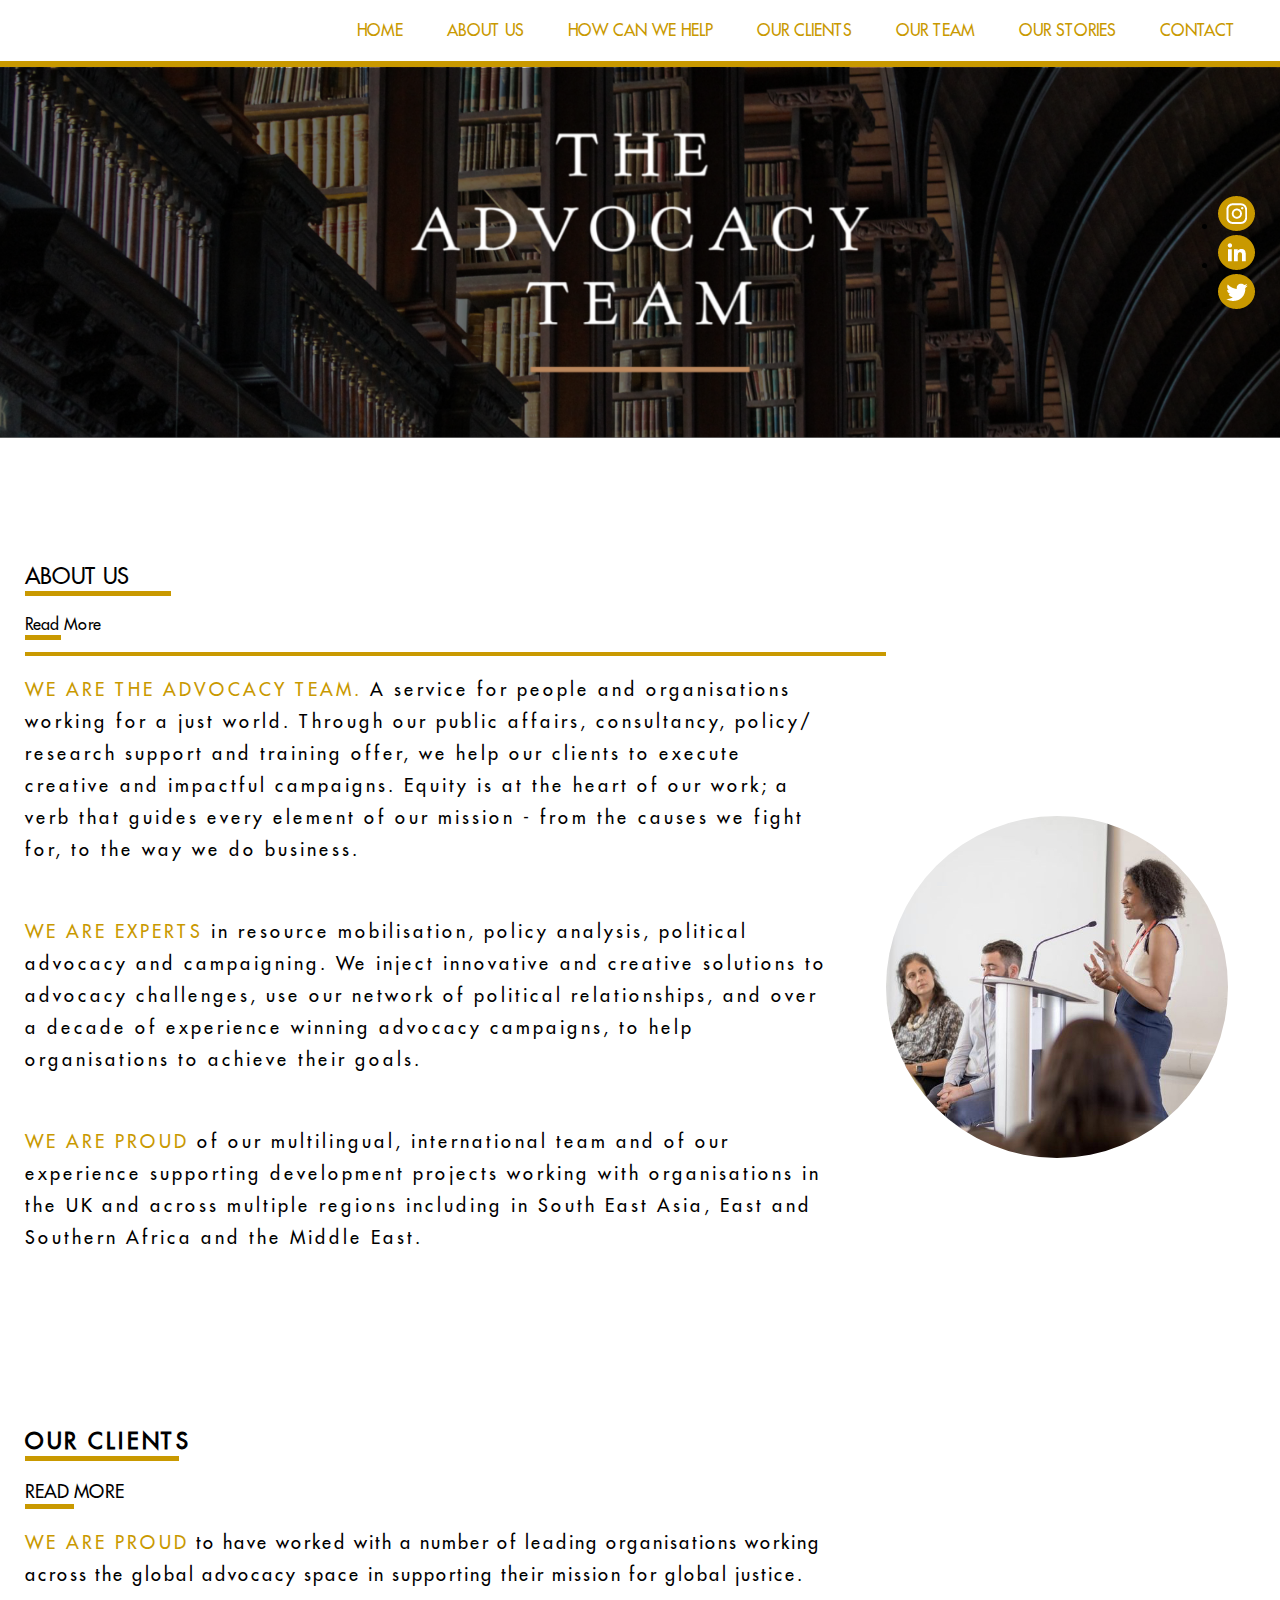
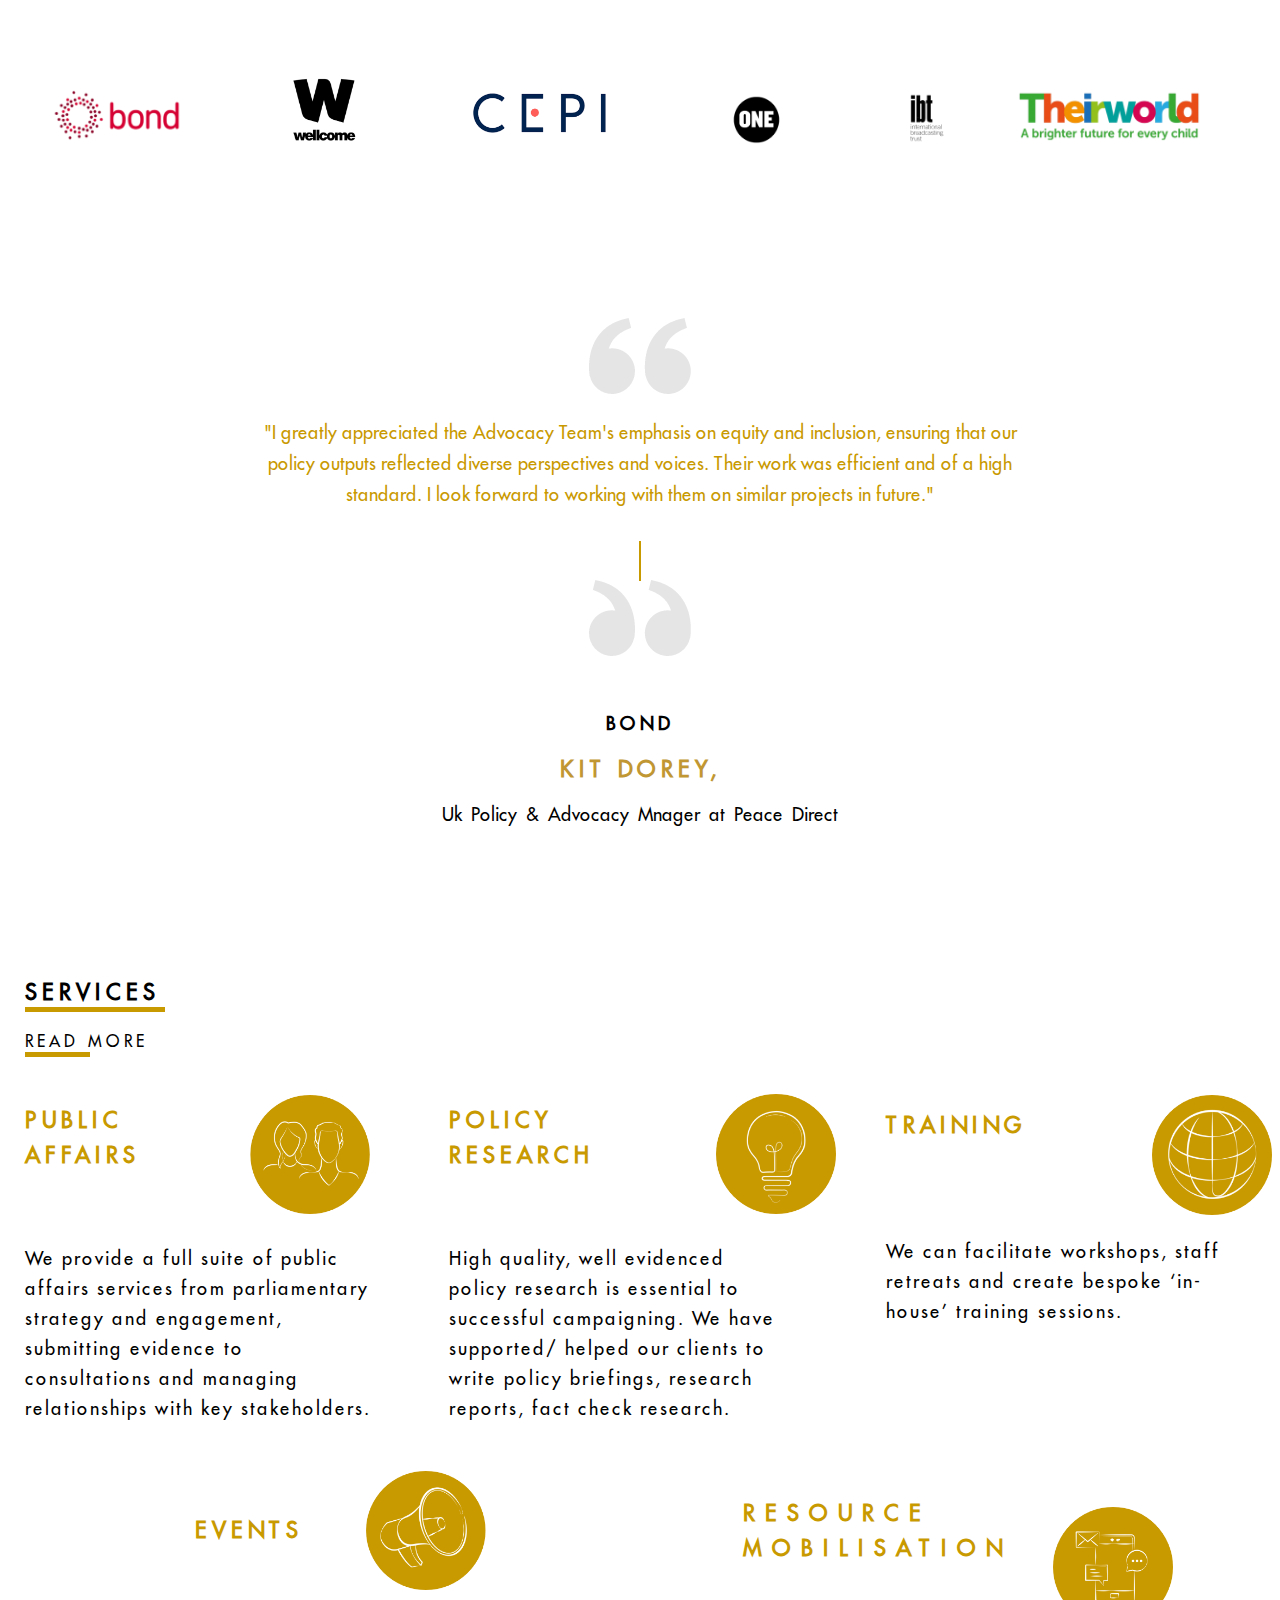
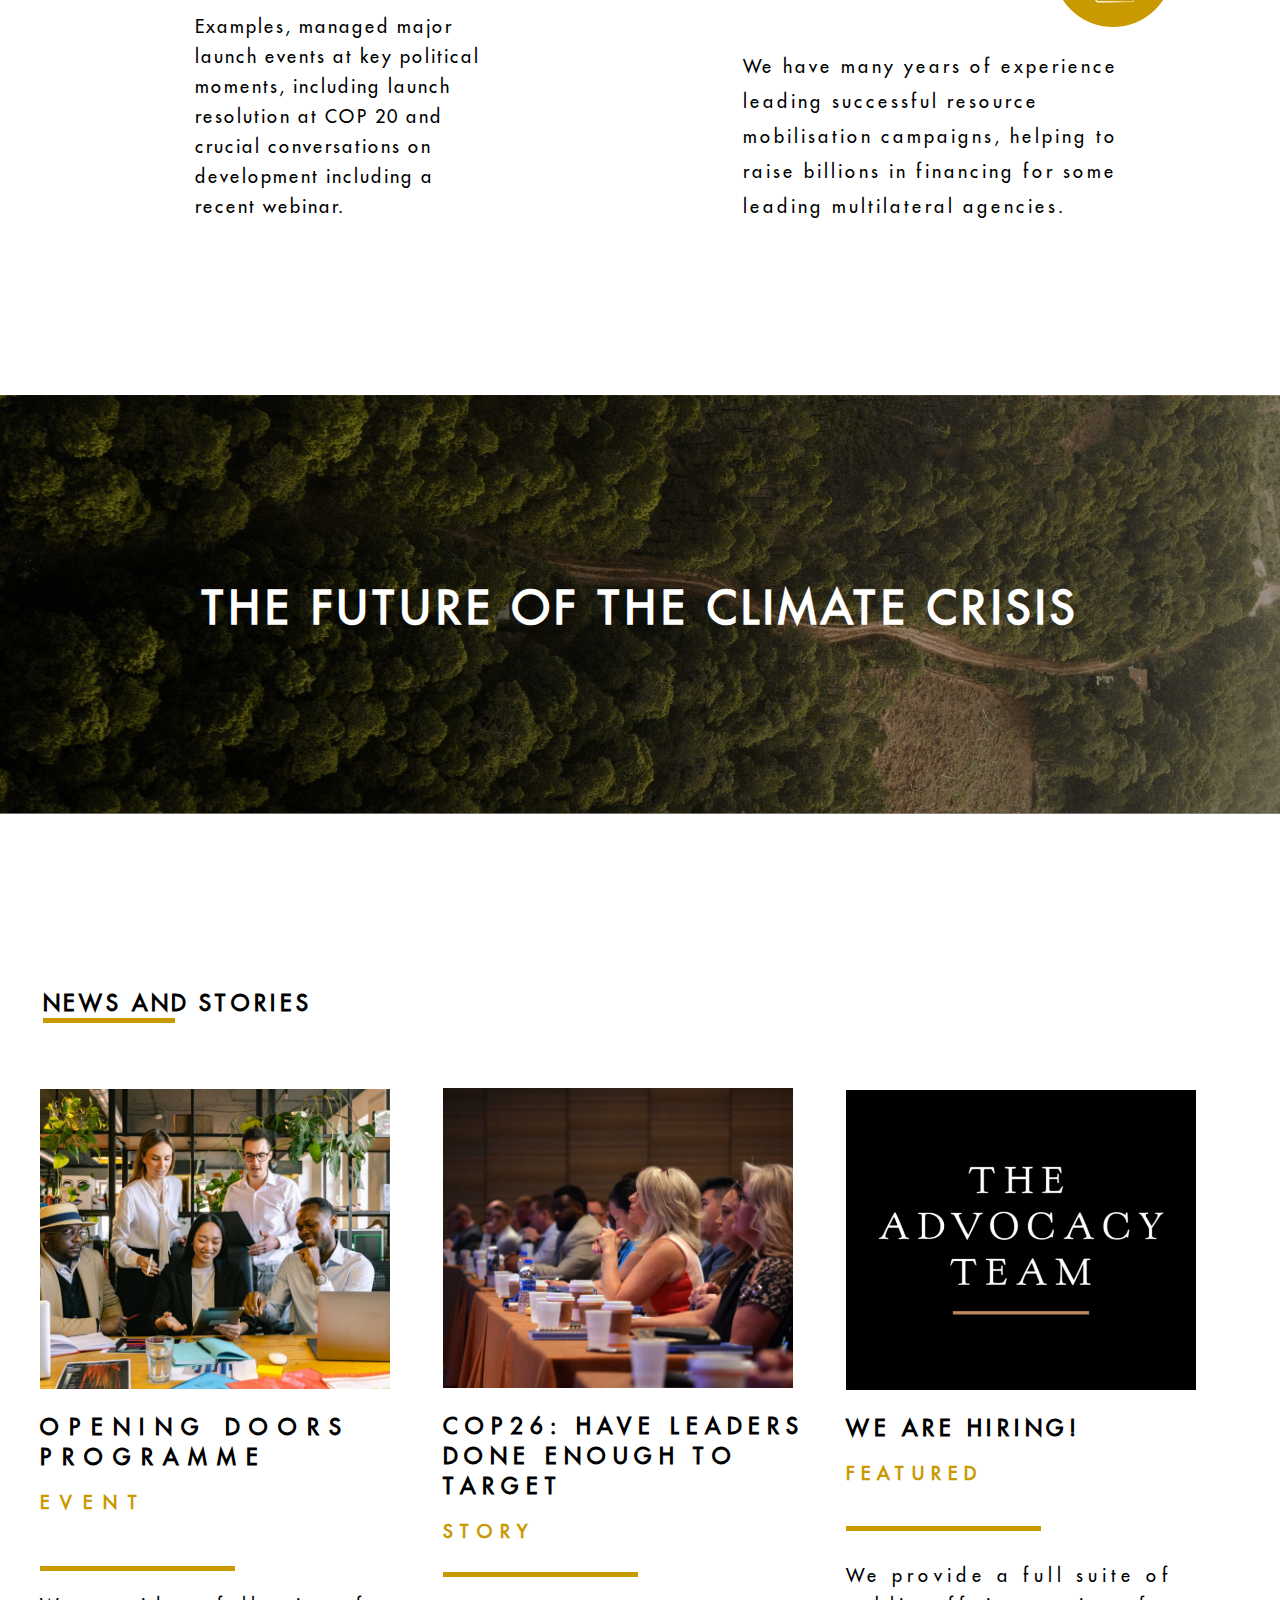
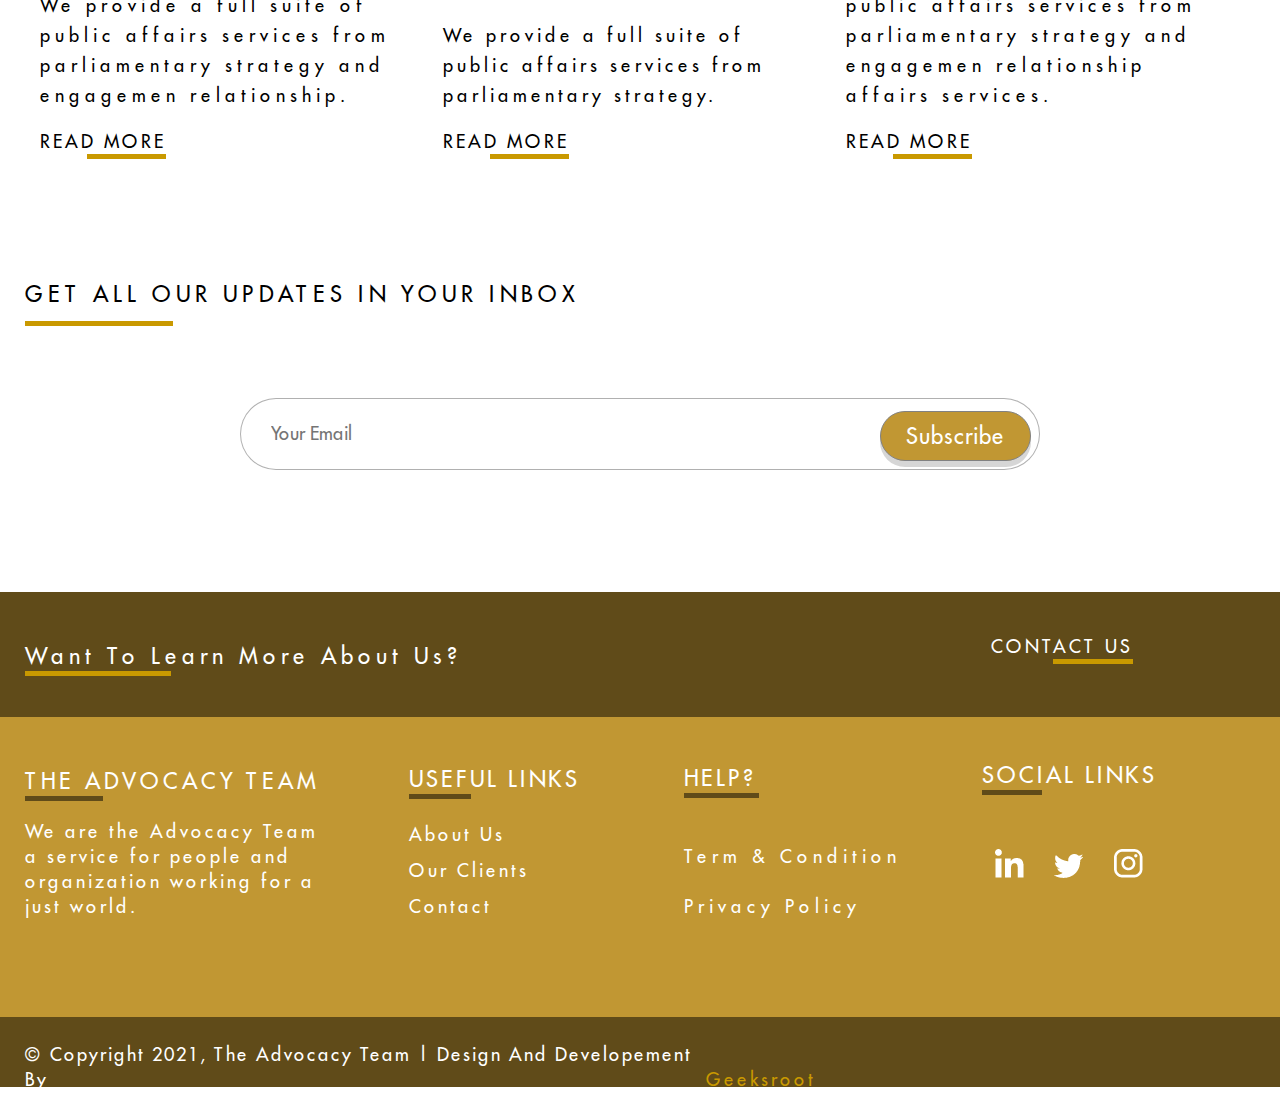
<file: index.html>
<!DOCTYPE html>
<html>
<head>
	<meta charset="UTF-8">
	<meta name="viewport" content="width=device-width, initial-scale=1.0">
	<link rel="stylesheet" type="text/css" href="assets/CSS/stylesheet.css">
	<link rel="icon" type="image/x-icon" href="assets/images/advocacy-logo.png">

	<title>Adovocacy</title>
</head>
<body>
	<header>
		<div class="site-nav">
			<div class="container">
				<div class="site-nav-ul">
					<ul>
						<li>
							<a href="index.html">HOME</a>
						</li>
						<li>
							<a href="about us.html">ABOUT US</a>
						</li>
						<li>
							<a href="how can we help.html">HOW CAN WE HELP</a>
						</li>
						<li>
							<a href="our clients.html">OUR CLIENTS</a>
						</li>
						<li>
							<a href="meet our team.html">OUR TEAM</a>
						</li>
						<li>
							<a href="">OUR STORIES</a>
						</li>
						<li>
							<a href="contact us.html">CONTACT</a>
						</li>
					</ul>
				</div>
			</div>
		</div>
	</header>
	<section class="home-banner">
		<img src="assets/images/Group 16708.png">
		<div class="banner-content">
			<div class="banner-tag">
				<img src="assets/images/site_logo.png">
			</div>
			<div class="banner-social">
				<ul>
					<li><a href="#"><img src="assets/images/Group 16445.png"></a></li>
					<li><a href="#"><img src="assets/images/Group 16444.png"></a></li>
					<li><a href="#"><img src="assets/images/Group 16443.png"></a></li>
				</ul>
			</div>
		</div>
	</section>				  
	<section class="home-about-section">
		<div class="container">
			<div class="about-main">
				<div class="home-about-text">
					<div class="home-about-border">
						<h2>ABOUT US</h2>
						<a href="about us.html">Read More</a>
					</div>
					<div class="home-about-pera">
						<p><span>We are the Advocacy Team.</span> A service for people and organisations working for a just world. Through our public affairs, consultancy, policy/ research support and training offer, we help our clients to execute creative and impactful campaigns. Equity is at the heart of our work; a verb that guides every element of our mission -  from the causes we fight for, to the way we do business. </p>

						<p><span>We are experts</span> in resource mobilisation, policy analysis, political advocacy and campaigning. We inject innovative and creative solutions to advocacy challenges, use our network of political relationships, and over a decade of experience winning advocacy campaigns, to help organisations to achieve their goals. </p>

						<p><span>We are proud</span> of our multilingual, international team and of our experience supporting development projects working with organisations in the UK and across multiple regions including in South East Asia, East and Southern Africa and the Middle East. </p>
					</div>
				</div>
				<div class="home-about-img">
					<img src="assets/images/OPENING DOORS.png">
				</div>
				<div class="clear"></div>
			</div>
		</div>
	</section>
	<section class="home-ourclient-section">
		<div class="container">
			<div class="our-client-main">
				<div class="our-client-text">
					<div>
						<h2>OUR CLIENTS</h2>
						<a href="our clients.html">READ MORE</a>
					</div>
					<div class="our-client-para">
						<p><span>We are proud</span> to have worked with a number of leading organisations working across the global advocacy space in supporting their mission for global justice.</p>
					</div>
					<div class="our-client-img">
						<div class="img-bond">
							<img src="assets/images/bond.png">
						</div>
						<div class="img-wellcome">
							<img src="assets/images/wellcome.png">
						</div>
						<div class="img-cepi">
							<img src="assets/images/cepi.png">
						</div>
						<div class="img-one">
							<img src="assets/images/one.png">
						</div>
						<div class="img-ibt">
							<img src="assets/images/ibt.png">
						</div>
						<div class="img-theirworld">
							<img src="assets/images/theirworld.png">
						</div>
						
					</div>
				</div>
			</div>
			<div class="testimonial-main">
				<div class="testimonial">
					<img src="assets/images/bxs-quote-alt-right.png"><p>"I greatly appreciated the Advocacy Team's emphasis on equity and inclusion, ensuring that our policy outputs reflected diverse perspectives and voices. Their work was efficient and of a high standard. I look forward to working with them on similar projects in future."</p><img src="assets/images/bxs-quote-right.png">
					<h3>bond</h3>
					<h2>KIT DOREY,</h2>
					<span>Uk Policy & Advocacy Mnager at Peace Direct</span>
				</div>
			</div>
		</div>
	</section>
	<section class="home-services-section">
		<div class="container">
			<div class="home-servies-main">
				<div class="home-servies-text">
					<div class="home-servies-tag">
						<h2>SERVICES</h2>
						<a href="#">READ MORE</a>
					</div>
					<div class="home-public-affairs">
						<h2>Public<br>Affairs</h2>
						 <img src="assets/images/public affairs.png">						
						<p>We provide a full suite of public affairs services from parliamentary strategy and engagement, submitting evidence to consultations and managing relationships with key stakeholders.</p>				
					</div>
					<div class="home-policy-research">
						<h2>policy<br>research</h2>
						<img src="assets/images/policy research.png">
						<p>High quality, well evidenced policy research is essential to successful campaigning. We have supported/ helped our clients to write policy briefings, research reports, fact check research.</p>
					</div>
					<div class="home-training">
						<h2>TRAINING</h2>
						<img src="assets/images/trainings.png">
						<p>We can facilitate workshops, staff retreats and create bespoke ‘in-house’ training sessions.</p>
					</div>
					<div class="home-events">
						<h2>EVENTS</h2>
						<img src="assets/images/event.png">
						<p>Examples, managed major launch events at key political moments, including launch resolution at COP 20 and crucial conversations on development including a recent webinar.</p>
					</div>
					<div class="home-resource-mobilisation">
						<h2>RESOURCE<br>MOBILISATION</h2>
					    <img src="assets/images/resource mobilisation.png">
						<p>We have many years of experience leading successful resource mobilisation campaigns, helping to raise billions in financing for some leading multilateral agencies.</p>
					</div>
				</div>
			</div>
		</div>
	</section>
	<section class="home-banner2">
		<img src="assets/images/Group 16708-min.png">
		<div class="container">
			<div class="home-banner2-text">
				<h2> The Future of the Climate Crisis</h2>
			</div>
		</div>
	</section>
	<section class="newz-and-storie">
		<div class="container">
			<div class="newz-and-storie-main">
				<div class="newz-and-storie-text">
				   <div class="stories-tag">
				      <h2>News and stories</h2>
				   </div>		  
				   <div class="newz-and-storie-para">
				        <div class="newz-and-storie-event">
				          <img src="assets/images/Rectangle-544.png">
				   		  <h2>OPENING DOORS PROGRAMME</h2>
				   		  <h3>EVENT</h3>
				   		  <p>We provide a full suite of public affairs services from parliamentary strategy and engagemen relationship.</p>
				   		  <a href="#">READ MORE</a>
				   	    </div>
				   	    <div class="newz-and-storie-story">
				   	    	<img src="assets/images/Rectangle 544.png">
				   	    	<h2>COP26: HAVE LEADERS DONE ENOUGH TO TARGET</h2>
				   	    	<h3>STORY</h3>
				   	    	<p>We provide a full suite of public affairs services from parliamentary strategy.</p>
				   	    	<a href="#">READ MORE</a>
				   	    </div>
				   	    <div class="newz-and-storie-featured">
				   	    	<img src="assets/images/Group-16708-1.png">
				   	    	<h2>WE ARE HIRING!</h2>
				   	    	<h3>FEATURED</h3>
				   	    	<p>We provide a full suite of public affairs services from parliamentary strategy and engagemen relationship affairs services.</p>
				   	    	<a href="#">READ MORE</a>
				   	    </div>
				   	    <div class="featured-inbox">
				   	    	<h2>GET ALL OUR UPDATES IN YOUR INBOX</h2>
				   	    	<div class="inbox-style">
				   	    	   <span class="your-email">
				   	    	     <input type="text" placeholder="Your Email" name="name" required>
				   	    	   </span>
				   	    	   <span class="submit">
				   	    	     <input type="submit" value="Subscribe">
				   	    	   </span>
				   	    	</div>
				   	    </div>
				   </div>
				</div>
			</div>
		</div>
	</section>
	<footer class="home-footer">
		<div class="home-footer-main">
			<div class="row">
				<div class="container">
				    <div class="about-us">
					  <h3>Want To Learn More About Us?</h3>
				    </div>
				    <div class="contact-us">
				     <a href="">Contact Us</a>
				    </div>
				</div>
			</div>
				<div class="footer-section">
					<div class="container">
					 <div class="the-advocacy-team">
						<h2>THE ADVOCACY TEAM</h2>
						<p>We are the Advocacy Team a service for people and organization working for a just world.</p>
					 </div>
					 <div class="useful-link">
						<h2>USEFUL LINKS</h2>
						<ul>
							<li>
								<a href="about us.html">About Us</a>
							</li>
							<li>
								<a href="our clients.html">Our Clients</a>
							</li>
							<li>
								<a href="contact us.html">Contact</a>
							</li>
						</ul>
					 </div>
					 <div class="help">
						<h2>HELP?</h2>
						<ul>
							<li>
								<a href="">Term & Condition</a>
							</li>
							<li>
								<a href="">Privacy Policy</a>
							</li>
				    	</ul>
					 </div>
					    <div class="social-links">
					    	<h2>Social links</h2>
						    <ul>
						     <li>
								<a href="#"><img src="assets/images/Group 166190.png"></a>
							 </li>
							 <li>
								<a href=""><img src="assets/images/Group 166200.png"></a>
							 </li>
							 <li>
								<a href=""><img src="assets/images/Group 166180.png"></a>
							 </li>
						    </ul>
					    </div>
					</div>
				</div>
				<div class="footer-last">
					<div class="container">
					    <div class="footer-last-text">
					        <div class="footer-last-tag">
					          <h2>© Copyright 2021, The Advocacy Team  | Design And Developement By</h2>
					          <a href="#">Geeksroot</a>
					        </div>
					    </div>
					</div>
				</div>
			</div>
		</div>
	</footer>
</body>
</html>
</file>
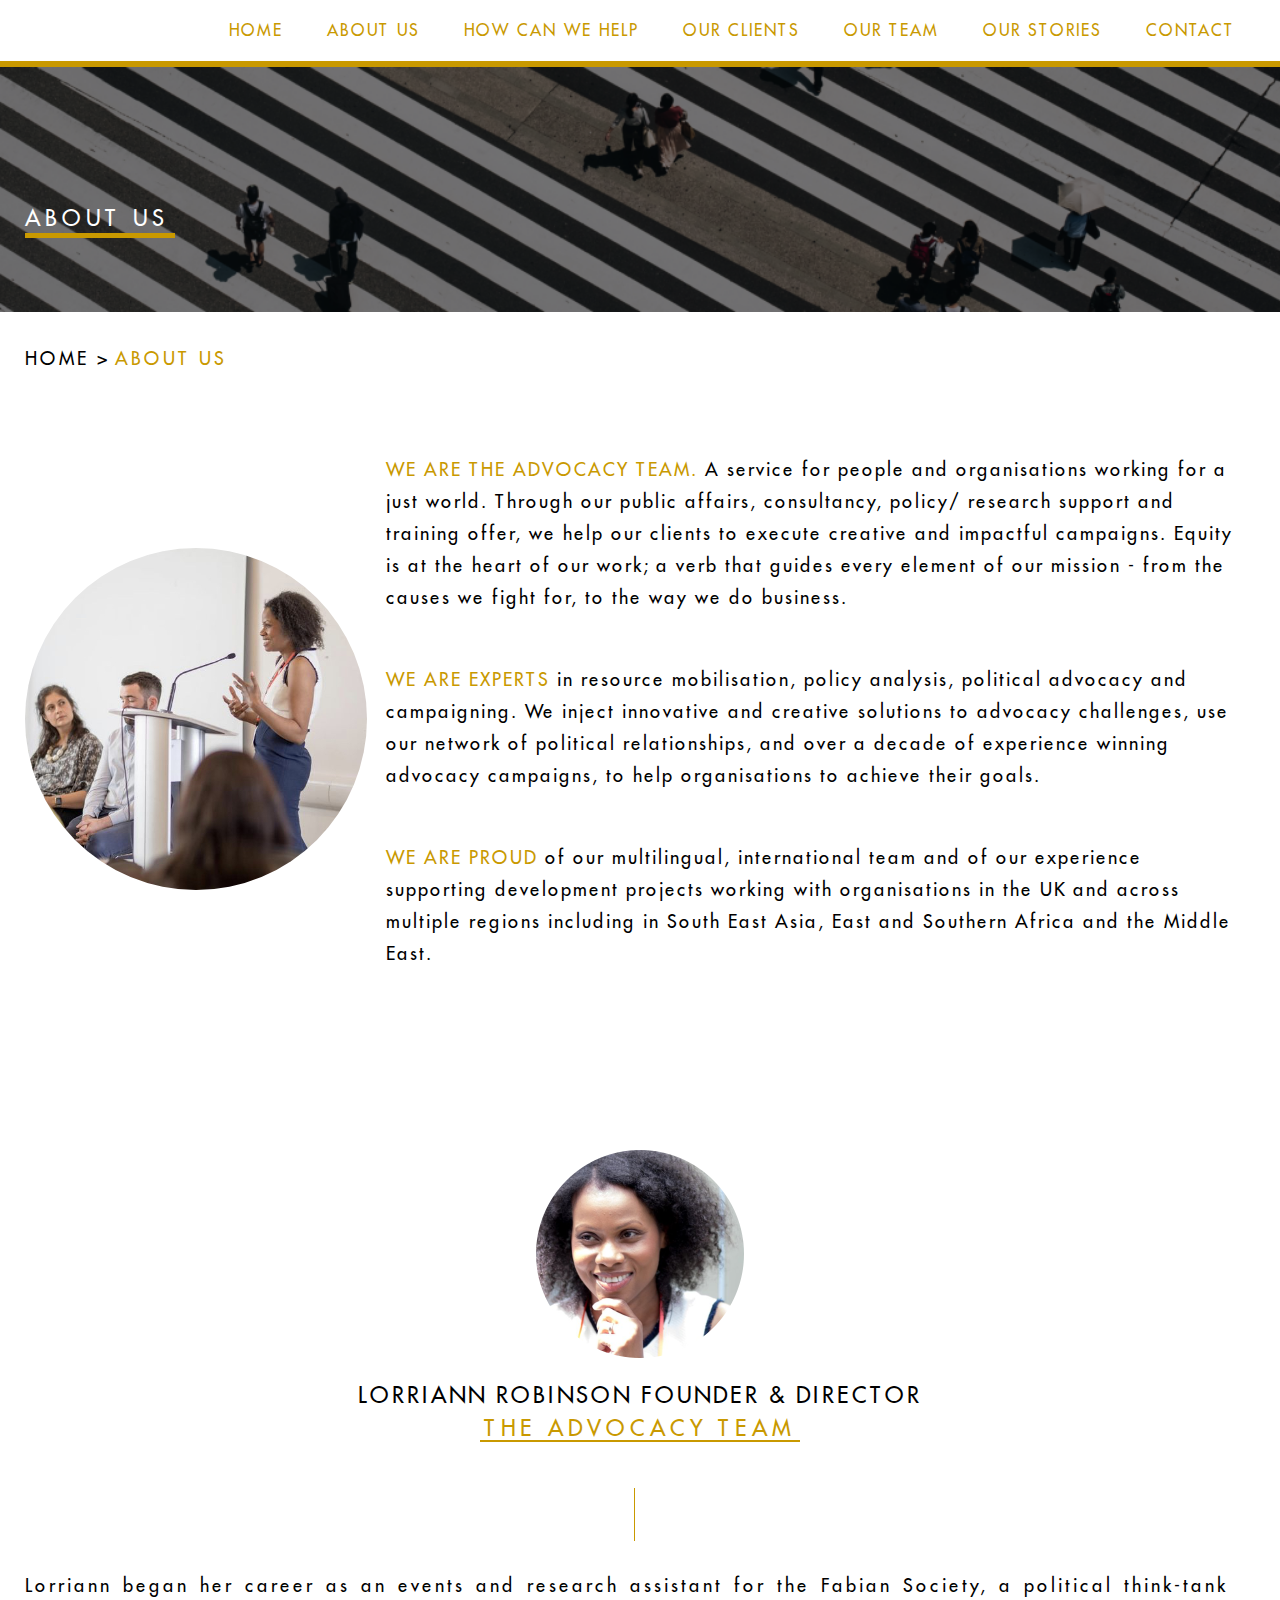
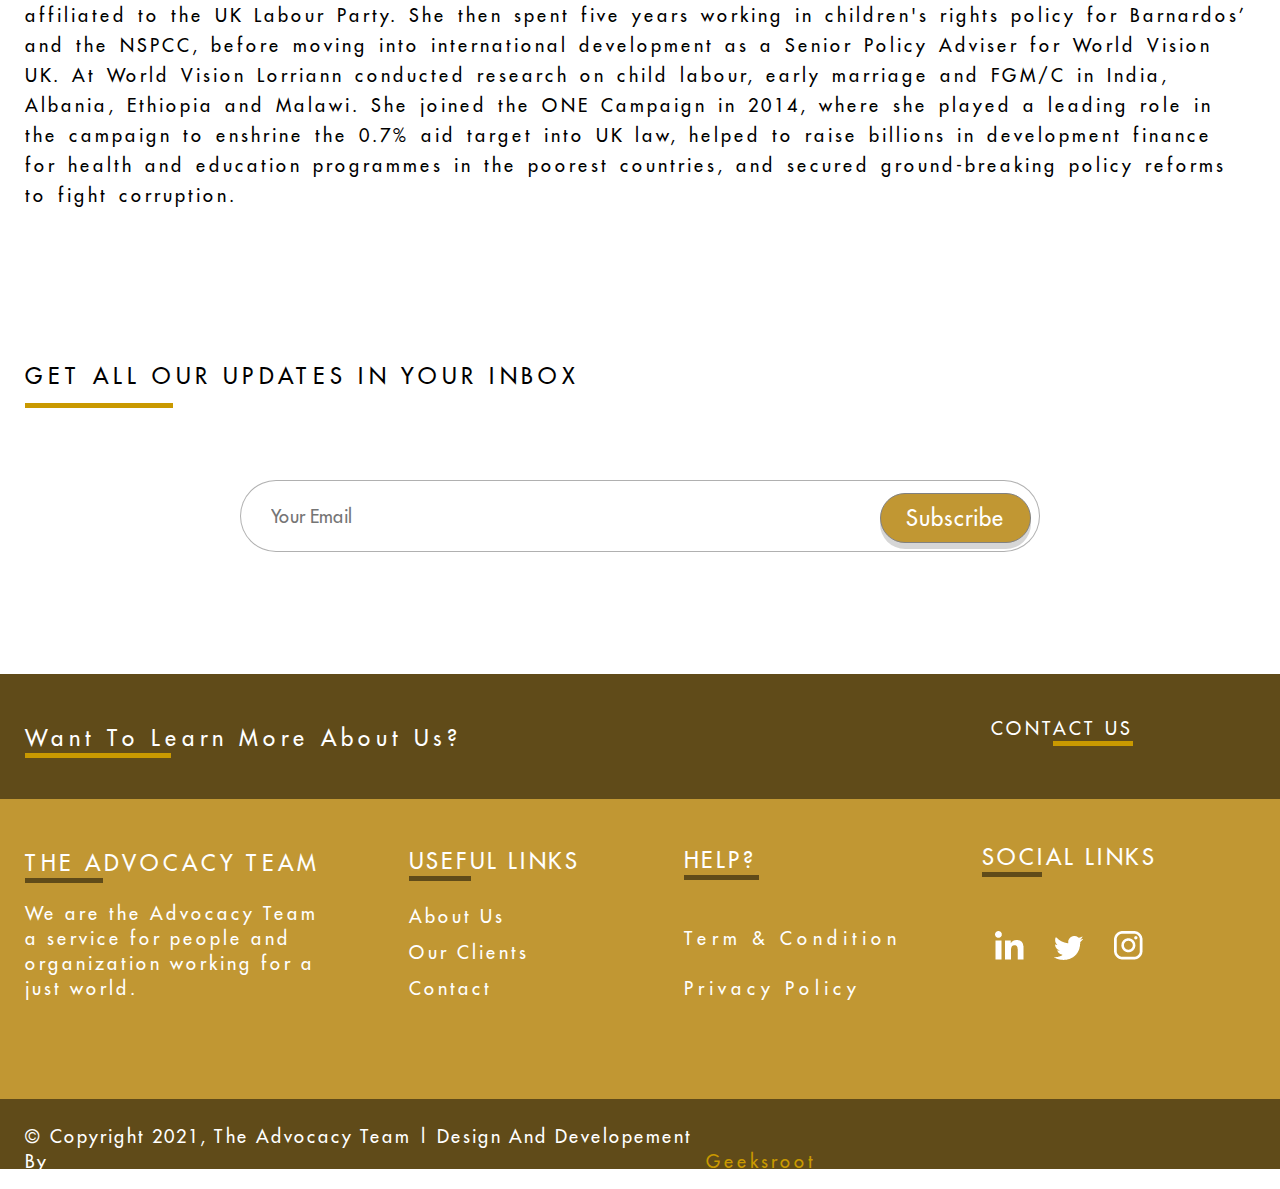
<file: about us.html>
<!DOCTYPE html>
<html>
<head>
		<title>About us</title>
		<link rel="stylesheet" type="text/css" href="assets/CSS/stylesheet2.css">
</head>
<body>
	<header>
		<div class="site-nav">
			<div class="container">
				<div class="site-nav-ul">
					<ul>
						<li>
							<a href="index.html">HOME</a>
						</li>
						<li>
							<a href="about us.html">ABOUT US</a>
						</li>
						<li>
							<a href="how can we help.html">HOW CAN WE HELP</a>
						</li>
						<li>
							<a href="our clients.html">OUR CLIENTS</a>
						</li>
						<li>
							<a href="meet our team.html">OUR TEAM</a>
						</li>
						<li>
							<a href="">OUR STORIES</a>
						</li>
						<li>
							<a href="contact us.html">CONTACT</a>
						</li>
					</ul>
				</div>
			</div>
		</div>
	</header>
	<section class="home-banner">
		<img src="assets/images/Group-16710-1024x196.png">
		<div class="container">
			<div class="home-banner-text">
				<h2>ABOUT US</h2>
			</div>
		</div>
		<div class="clear"></div>
	</section>
	<section class="home-about-section">
		<div class="container">
			<div class="about-main">
				<div class="home-about-text">
					<div class="home-about-border">
						<a href="index.html">HOME ></a>
						<h2>ABOUT US</h2>
					</div>
					<div class="about-main-section">
					    <div class="home-about-img">
					      <img src="assets/images/OPENING DOORS.png">
				        </div>
					    <div class="home-about-pera">
						    <p><span>We are the Advocacy Team.</span> A service for people and organisations working for a just world. Through our public affairs, consultancy, policy/ research support and training offer, we help our clients to execute creative and impactful campaigns. Equity is at the heart of our work; a verb that guides every element of our mission -  from the causes we fight for, to the way we do business. </p>

						    <p><span>We are experts</span> in resource mobilisation, policy analysis, political advocacy and campaigning. We inject innovative and creative solutions to advocacy challenges, use our network of political relationships, and over a decade of experience winning advocacy campaigns, to help organisations to achieve their goals. </p>
 
						   <p><span>We are proud</span> of our multilingual, international team and of our experience supporting development projects working with organisations in the UK and across multiple regions including in South East Asia, East and Southern Africa and the Middle East. </p>
					    </div>
					</div>
				</div>
			</div>
		</div>
	</section>
	<section class="founder-director-section">
		<div class="container">
			<div class="founder-director-main">
				<div class="founder-director-text">
					<div class="founder-director-withd">
					 <img src="assets/images/Ellipse-109-208x208.png">
					 <h2>Lorriann Robinson Founder & Director</h2>
					 <h3>the advocacy team</h3>
					</div>
					<p>Lorriann  began her career as an events and research assistant for the Fabian Society, a political think-tank affiliated to the UK Labour Party. She then spent five years working in children's rights policy for Barnardos’  and the NSPCC, before moving into international development as a Senior Policy Adviser for World Vision UK. At World Vision Lorriann conducted research on child labour, early marriage and FGM/C in India, Albania, Ethiopia and Malawi.  She joined the ONE Campaign in 2014, where she played a leading role in the campaign to enshrine the 0.7% aid target into UK law, helped to raise billions in development finance for health and education programmes in the poorest countries, and secured ground-breaking policy reforms to fight corruption. </p>
				</div>
				<div class="featured-inbox">
				   	<h2>GET ALL OUR UPDATES IN YOUR INBOX</h2>
				   	<div class="inbox-style">
				   	    <span class="your-email">
				   	        <input type="text" placeholder="Your Email" name="name" required>
				   	    </span>
				   	    <span class="submit">
				   	        <input type="submit" value="Subscribe">
				   	    </span>
				   	</div>
				</div>
			</div>
		</div>
	</section>
	<footer class="home-footer">
		<div class="home-footer-main">
			<div class="row">
				<div class="container">
				    <div class="about-us">
					  <h3>Want To Learn More About Us?</h3>
				    </div>
				    <div class="contact-us">
				     <a href="contact us.html">Contact Us</a>
				    </div>
				</div>
			</div>
				<div class="footer-section">
					<div class="container">
					 <div class="the-advocacy-team">
						<h2>THE ADVOCACY TEAM</h2>
						<p>We are the Advocacy Team a service for people and organization working for a just world.</p>
					 </div>
					 <div class="useful-link">
						<h2>USEFUL LINKS</h2>
						<ul>
							<li>
								<a href="about us.html">About Us</a>
							</li>
							<li>
								<a href="our clients.html">Our Clients</a>
							</li>
							<li>
								<a href="contact us.html">Contact</a>
							</li>
						</ul>
					 </div>
					 <div class="help">
						<h2>HELP?</h2>
						<ul>
							<li>
								<a href="">Term & Condition</a>
							</li>
							<li>
								<a href="privacy policy.html">Privacy Policy</a>
							</li>
				    	</ul>
					 </div>
					    <div class="social-links">
					    	<h2>Social links</h2>
						    <ul>
						     <li>
								<a href="#"><img src="assets/images/Group 166190.png"></a>
							 </li>
							 <li>
								<a href=""><img src="assets/images/Group 166200.png"></a>
							 </li>
							 <li>
								<a href=""><img src="assets/images/Group 166180.png"></a>
							 </li>
						    </ul>
					    </div>
					</div>
				</div>
				<div class="footer-last">
					<div class="container">
					    <div class="footer-last-text">
					        <div class="footer-last-tag">
					          <h2>© Copyright 2021, The Advocacy Team  | Design And Developement By</h2>
					          <a href="#">Geeksroot</a>
					        </div>
					    </div>
					</div>
				</div>
			</div>
		</div>
	</footer>
</body>
</html>
</file>
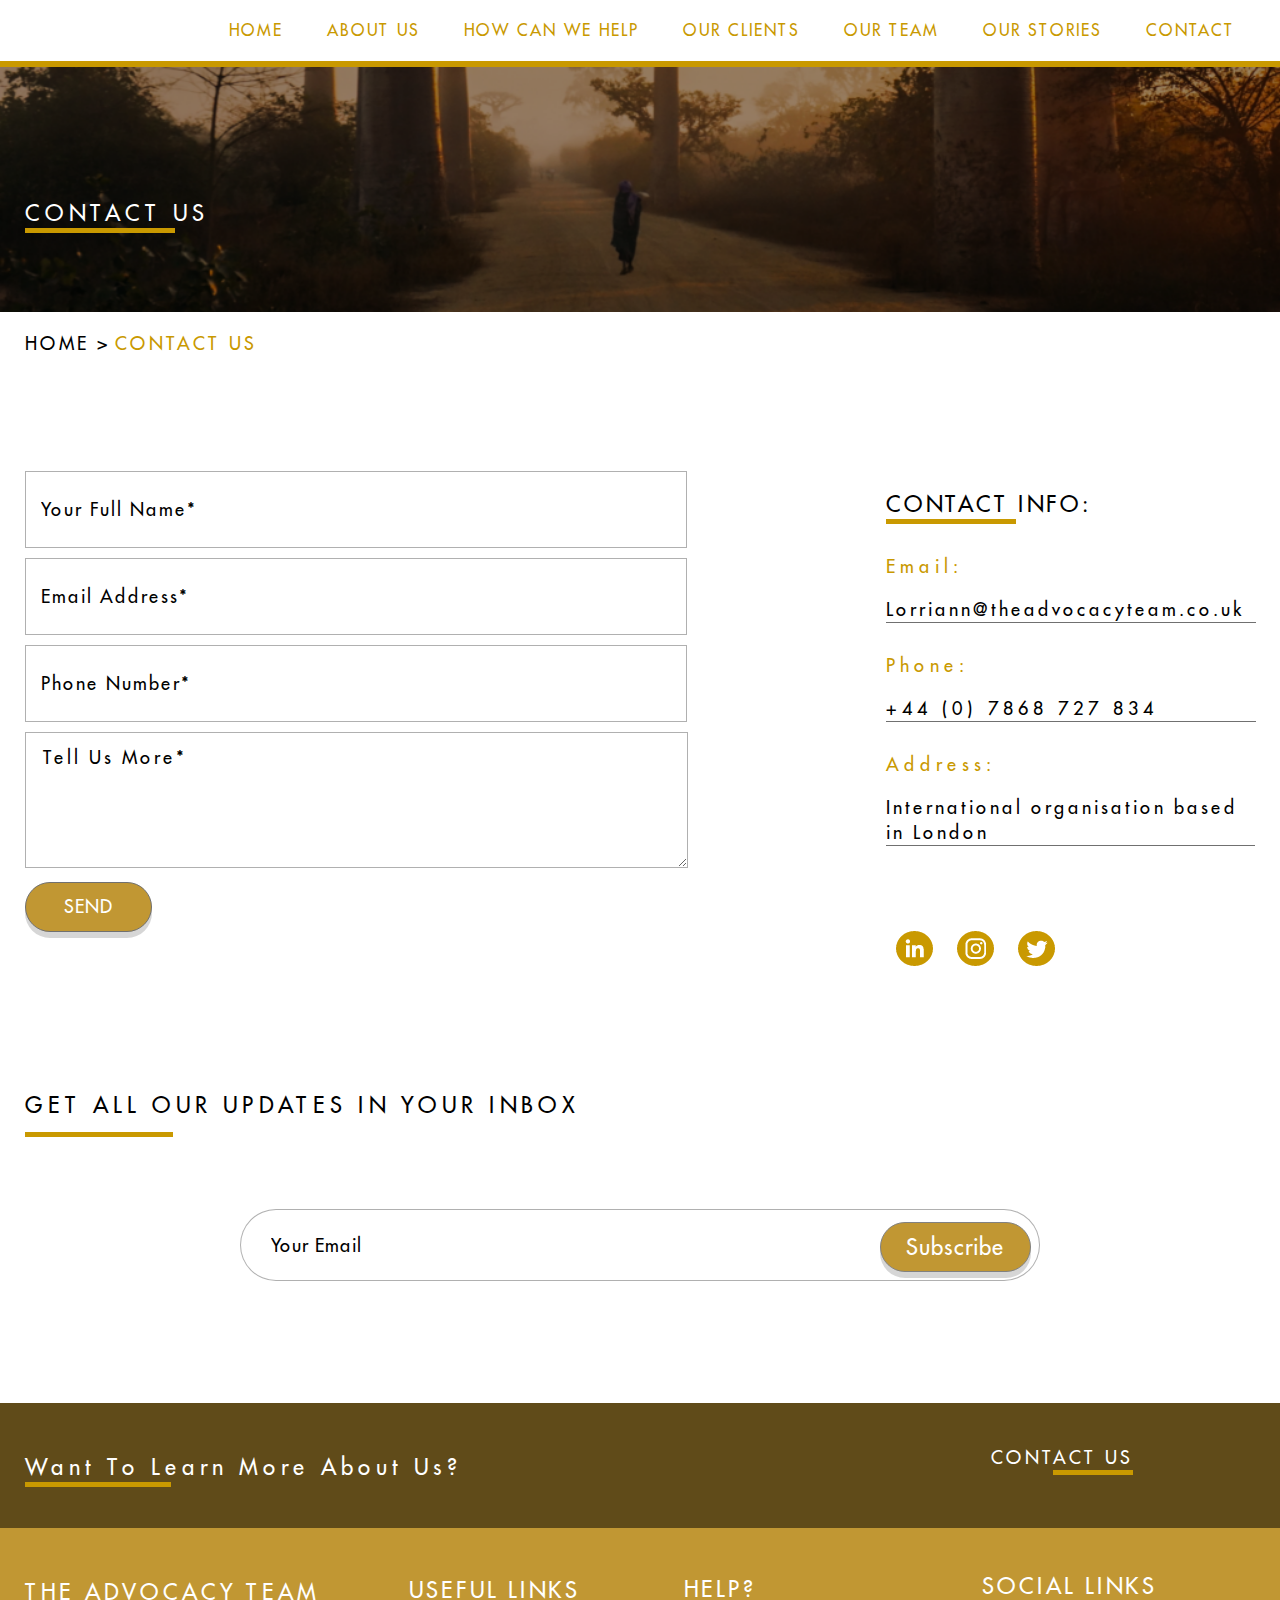
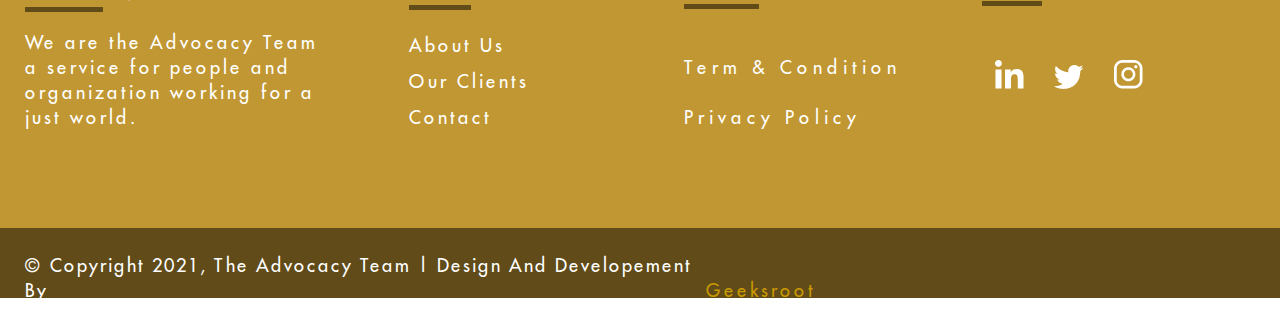
<file: contact us.html>
<!DOCTYPE html>
<html>
<head>
	<meta charset="utf-8">
	<meta name="viewport" content="width=device-width, initial-scale=1">
	<link rel="stylesheet" type="text/css" href="assets/CSS/stylesheet5.css">
	<title>CONTACT US</title>
</head>
<body>
	<header>
		<div class="site-nav">
			<div class="container">
				<div class="site-nav-ul">
					<ul>
						<li>
							<a href="index.html">HOME</a>
						</li>
						<li>
							<a href="about us.html">ABOUT US</a>
						</li>
						<li>
							<a href="how can we help.html">HOW CAN WE HELP</a>
						</li>
						<li>
							<a href="our clients.html">OUR CLIENTS</a>
						</li>
						<li>
							<a href="meet our team.html">OUR TEAM</a>
						</li>
						<li>
							<a href="">OUR STORIES</a>
						</li>
						<li>
							<a href="contact us.html">CONTACT</a>
						</li>
					</ul>
				</div>
			</div>
		</div>
	</header>
	<section class="home-banner">
		<img src="assets/images/Group-16710-1-1024x196.png">
			<div class="home-banner-text">
				<h2>CONTACT US</h2>
			</div>
			<div class="container">
			    <div class="banner-para">
			    	<div class="banner-para-butten">
			    	 <a href="index.html">HOME ></a>
			    	 <h2>CONTACT US</h2>
			    	</div>
			    </div>
			</div>
		<div class="clear"></div>
	</section>
	<section class="contact-us-section">
		<div class="container">
			<div class="contact-us-main-box">
				<div class="contact-us-input">
				   <div class="your-full-name">
				      <input type="text" placeholder="Your Full Name*" name="name" required>
				    </div>
				    <div class="email-address">
				      <input type="text" placeholder="Email Address*" name="email" required>
				    </div>
				    <div class="phone-number">
				      <input type="text" placeholder="Phone Number*" name="number" required>
				    </div>
				    <div class="tell-us-more">
				       <textarea placeholder="Tell Us More*" rows="10" cols="86.7"></textarea>
				    </div>
				    <button class="input-button">SEND</button>
				</div>
				<div class="contact-info">
					<h2>CONTACT INFO:</h2>
					<div class="info-email">
						<h2>Email:</h2>
						<h3>Lorriann@theadvocacyteam.co.uk</h3>
					</div>
					<div class="info-phone">
						<h2>Phone:</h2>
						<h3>+44 (0) 7868 727 834</h3>
					</div>
					<div class="info-address">
						<h2>Address:</h2>
						<h3>International organisation based in London</h3>
					</div>
					<ul>
						<li>
							<a href=""><img src="assets/images/Group 16444.png"></a>
						</li>
						<li>
							<a href=""><img src="assets/images/Group 16445.png"></a>
						</li>
						<li>
							<a href=""><img src="assets/images/Group 16443.png"></a>
						</li>
					</ul>	
				</div>
				<div class="clear"></div>
			</div>
		</div>
	</section>
	<section class="feature-inbox-section">
		<div class="container">
			<div class="featured-inbox">
				<h2>GET ALL OUR UPDATES IN YOUR INBOX</h2>
				<div class="inbox-style">
				    <span class="your-email">
				      <input type="text" placeholder="Your Email" name="name" required>
				    </span>
				    <span class="submit">
				      <input type="submit" value="Subscribe">
			     	</span>
				</div>
		    </div>
		</div>
	</section>
	<footer class="home-footer">
		<div class="home-footer-main">
			<div class="row">
				<div class="container">
				    <div class="about-us">
					  <h3>Want To Learn More About Us?</h3>
				    </div>
				    <div class="contact-us">
				     <a href="contact us.html">Contact Us</a>
				    </div>
				</div>
			</div>
				<div class="footer-section">
					<div class="container">
					 <div class="the-advocacy-team">
						<h2>THE ADVOCACY TEAM</h2>
						<p>We are the Advocacy Team a service for people and organization working for a just world.</p>
					 </div>
					 <div class="useful-link">
						<h2>USEFUL LINKS</h2>
						<ul>
							<li>
								<a href="about us.html">About Us</a>
							</li>
							<li>
								<a href="our clients.html">Our Clients</a>
							</li>
							<li>
								<a href="contact us.html">Contact</a>
							</li>
						</ul>
					 </div>
					 <div class="help">
						<h2>HELP?</h2>
						<ul>
							<li>
								<a href="">Term & Condition</a>
							</li>
							<li>
								<a href="privacy policy.html">Privacy Policy</a>
							</li>
				    	</ul>
					 </div>
					    <div class="social-links">
					    	<h2>Social links</h2>
						    <ul>
						     <li>
								<a href="#"><img src="assets/images/Group 166190.png"></a>
							 </li>
							 <li>
								<a href=""><img src="assets/images/Group 166200.png"></a>
							 </li>
							 <li>
								<a href=""><img src="assets/images/Group 166180.png"></a>
							 </li>
						    </ul>
					    </div>
					</div>
				</div>
				<div class="footer-last">
					<div class="container">
					    <div class="footer-last-text">
					        <div class="footer-last-tag">
					          <h2>© Copyright 2021, The Advocacy Team  | Design And Developement By</h2>
					          <a href="#">Geeksroot</a>
					        </div>
					    </div>
					</div>
				</div>
			</div>
		</div>
	</footer>
</body>
</html>
</file>
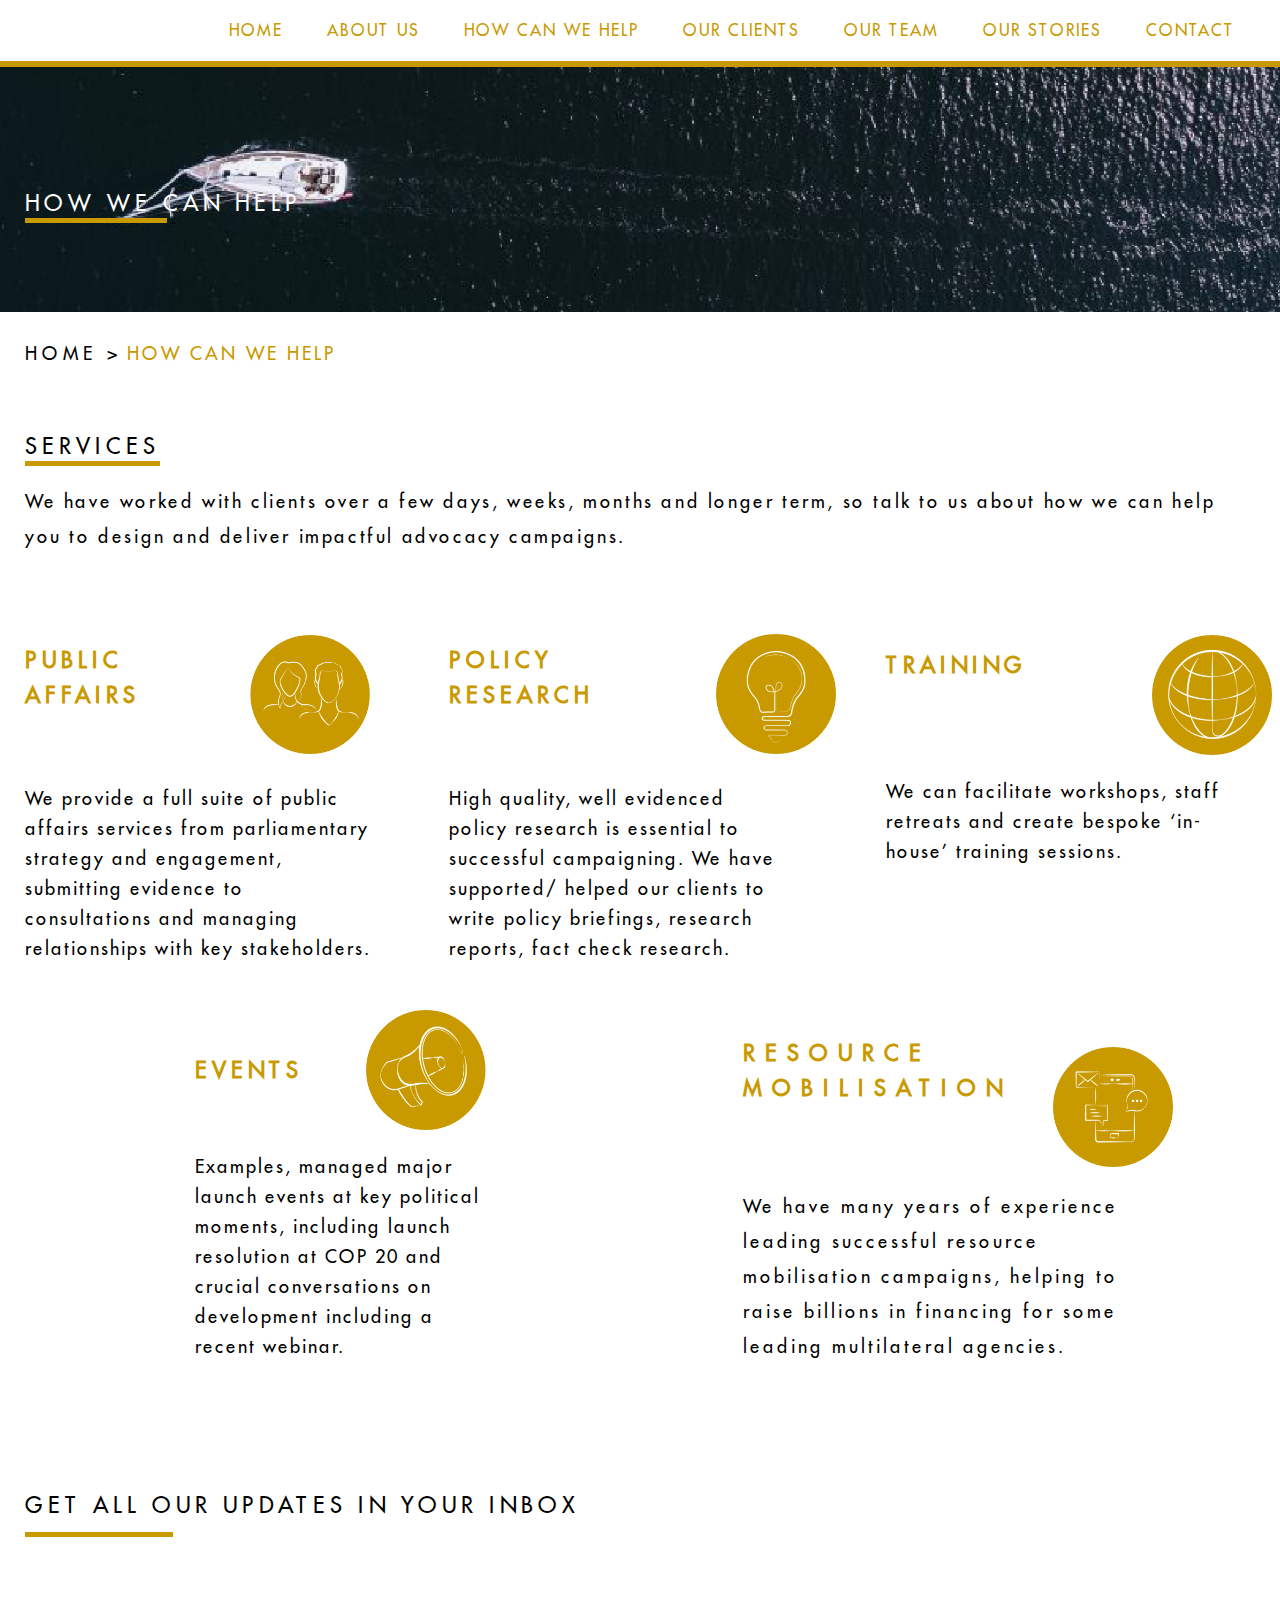
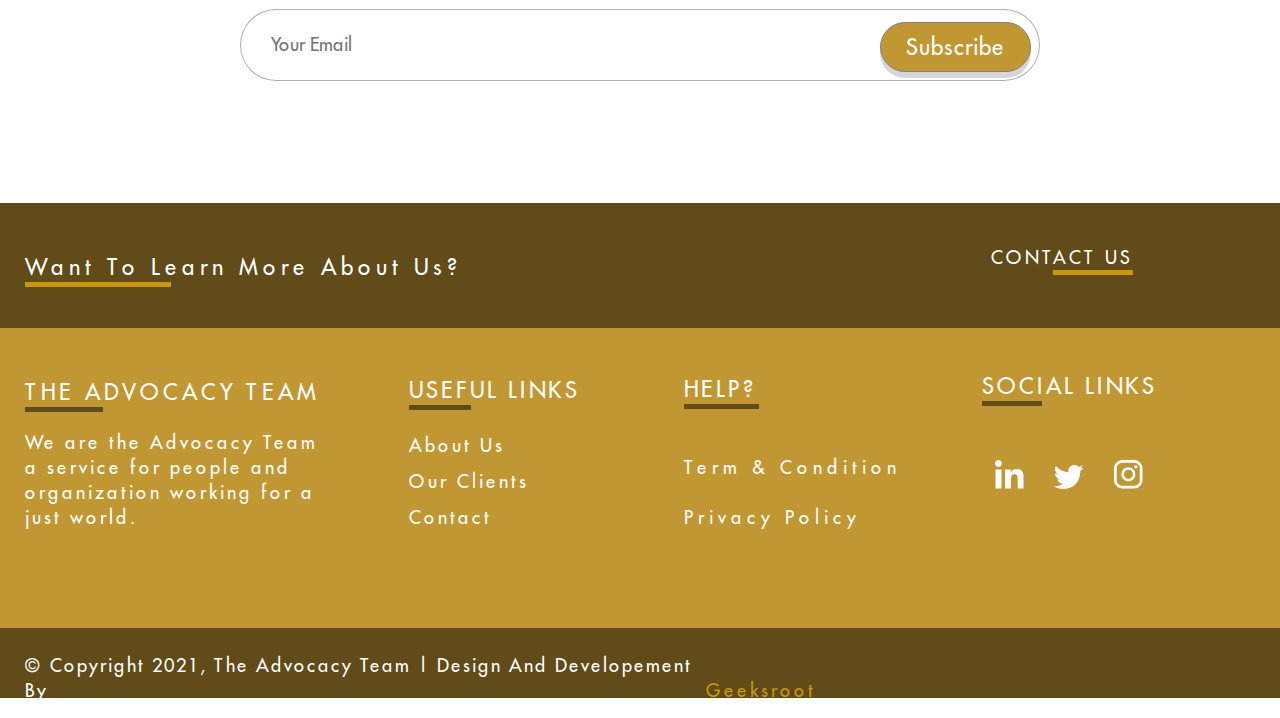
<file: how can we help.html>
<!DOCTYPE html>
<html>
<head>
		<title>HOW CAN WE HELP</title>
		<link rel="stylesheet" type="text/css" href="assets/CSS/stylesheet1.css">
</head>
<body>
	<header>
		<div class="site-nav">
			<div class="container">
				<div class="site-nav-ul">
					<ul>
						<li>
							<a href="index.html">HOME</a>
						</li>
						<li>
							<a href="about us.html">ABOUT US</a>
						</li>
						<li>
							<a href="how can we help.html">HOW CAN WE HELP</a>
						</li>
						<li>
							<a href="our clients.html">OUR CLIENTS</a>
						</li>
						<li>
							<a href="meet our team.html">OUR TEAM</a>
						</li>
						<li>
							<a href="">OUR STORIES</a>
						</li>
						<li>
							<a href="contact us.html">CONTACT</a>
						</li>
					</ul>
				</div>
			</div>
		</div>
	</header>
	<section class="home-banner">
		<img src="assets/images/About Us Page (111).png">
		<div class="container">
			<div class="home-banner-text">
				<h2>HOW WE CAN HELP</h2>
			</div>
		</div>
	</section>
	<section class="home-services-section">
		<div class="container">
			<div class="home-servies-main">
				<div class="home-servies-text">
					<div class="home-ancor">
						<a href="index.html">HOME ></a>
						<h2>HOW CAN WE HELP</h2>
					</div>
					<div class="home-servies-tag">
						<h2>SERVICES</h2>
						<p>We have worked with clients over a few days, weeks, months and longer term, so talk to us about how we can help you to design and deliver impactful advocacy campaigns.</p>
					</div>
						<div class="home-servies-para">
							<div class="home-public-affairs">
								<h2>Public<br>Affairs</h2>
								<img src="assets/images/public affairs.png">						
								<p>We provide a full suite of public affairs services from parliamentary strategy and engagement, submitting evidence to consultations and managing relationships with key stakeholders.</p>				
						    </div>
							<div class="home-policy-research">
								<h2>policy<br>research</h2>
								<img src="assets/images/policy research.png">
								<p>High quality, well evidenced policy research is essential to successful campaigning. We have supported/ helped our clients to write policy briefings, research reports, fact check research.</p>
							</div>
							<div class="home-training">
								<h2>TRAINING</h2>
								<img src="assets/images/trainings.png">
								<p>We can facilitate workshops, staff retreats and create bespoke ‘in-house’ training sessions.</p>
							</div>
							<div class="home-events">
								<h2>EVENTS</h2>
								<img src="assets/images/event.png">
								<p>Examples, managed major launch events at key political moments, including launch resolution at COP 20 and crucial conversations on development including a recent webinar.</p>
							</div>
							<div class="home-resource-mobilisation">
								<h2>RESOURCE<br>MOBILISATION</h2>
							    <img src="assets/images/resource mobilisation.png">
								<p>We have many years of experience leading successful resource mobilisation campaigns, helping to raise billions in financing for some leading multilateral agencies.</p>
							</div>
					    </div>
					<div class="featured-inbox">
				   	    <h2>GET ALL OUR UPDATES IN YOUR INBOX</h2>
				   	    <div class="inbox-style">
				   	       <span class="your-email">
				   	           <input type="text" placeholder="Your Email" name="name" required>
				   	       </span>
				   	       <span class="submit">
				   	         <input type="submit" value="Subscribe">
				   	       </span>
				   	    </div>
				   	</div>
				</div>
			</div>
		</div>
	</section>
	<footer class="home-footer">
		<div class="home-footer-main">
			<div class="row">
				<div class="container">
				    <div class="about-us">
					  <h3>Want To Learn More About Us?</h3>
				    </div>
				    <div class="contact-us">
				     <a href="contact us.html">Contact Us</a>
				    </div>
				</div>
			</div>
				<div class="footer-section">
					<div class="container">
					 <div class="the-advocacy-team">
						<h2>THE ADVOCACY TEAM</h2>
						<p>We are the Advocacy Team a service for people and organization working for a just world.</p>
					 </div>
					 <div class="useful-link">
						<h2>USEFUL LINKS</h2>
						<ul>
							<li>
								<a href="about us.html">About Us</a>
							</li>
							<li>
								<a href="our clients.html">Our Clients</a>
							</li>
							<li>
								<a href="contact us.html">Contact</a>
							</li>
						</ul>
					 </div>
					 <div class="help">
						<h2>HELP?</h2>
						<ul>
							<li>
								<a href="">Term & Condition</a>
							</li>
							<li>
								<a href="privacy policy.html">Privacy Policy</a>
							</li>
				    	</ul>
					 </div>
					    <div class="social-links">
					    	<h2>Social links</h2>
						    <ul>
						     <li>
								<a href="#"><img src="assets/images/Group 166190.png"></a>
							 </li>
							 <li>
								<a href=""><img src="assets/images/Group 166200.png"></a>
							 </li>
							 <li>
								<a href=""><img src="assets/images/Group 166180.png"></a>
							 </li>
						    </ul>
					    </div>
					</div>
				</div>
				<div class="footer-last">
					<div class="container">
					    <div class="footer-last-text">
					        <div class="footer-last-tag">
					          <h2>© Copyright 2021, The Advocacy Team  | Design And Developement By</h2>
					          <a href="#">Geeksroot</a>
					        </div>
					    </div>
					</div>
				</div>
			</div>
	</footer>
</body>
</html>
</file>
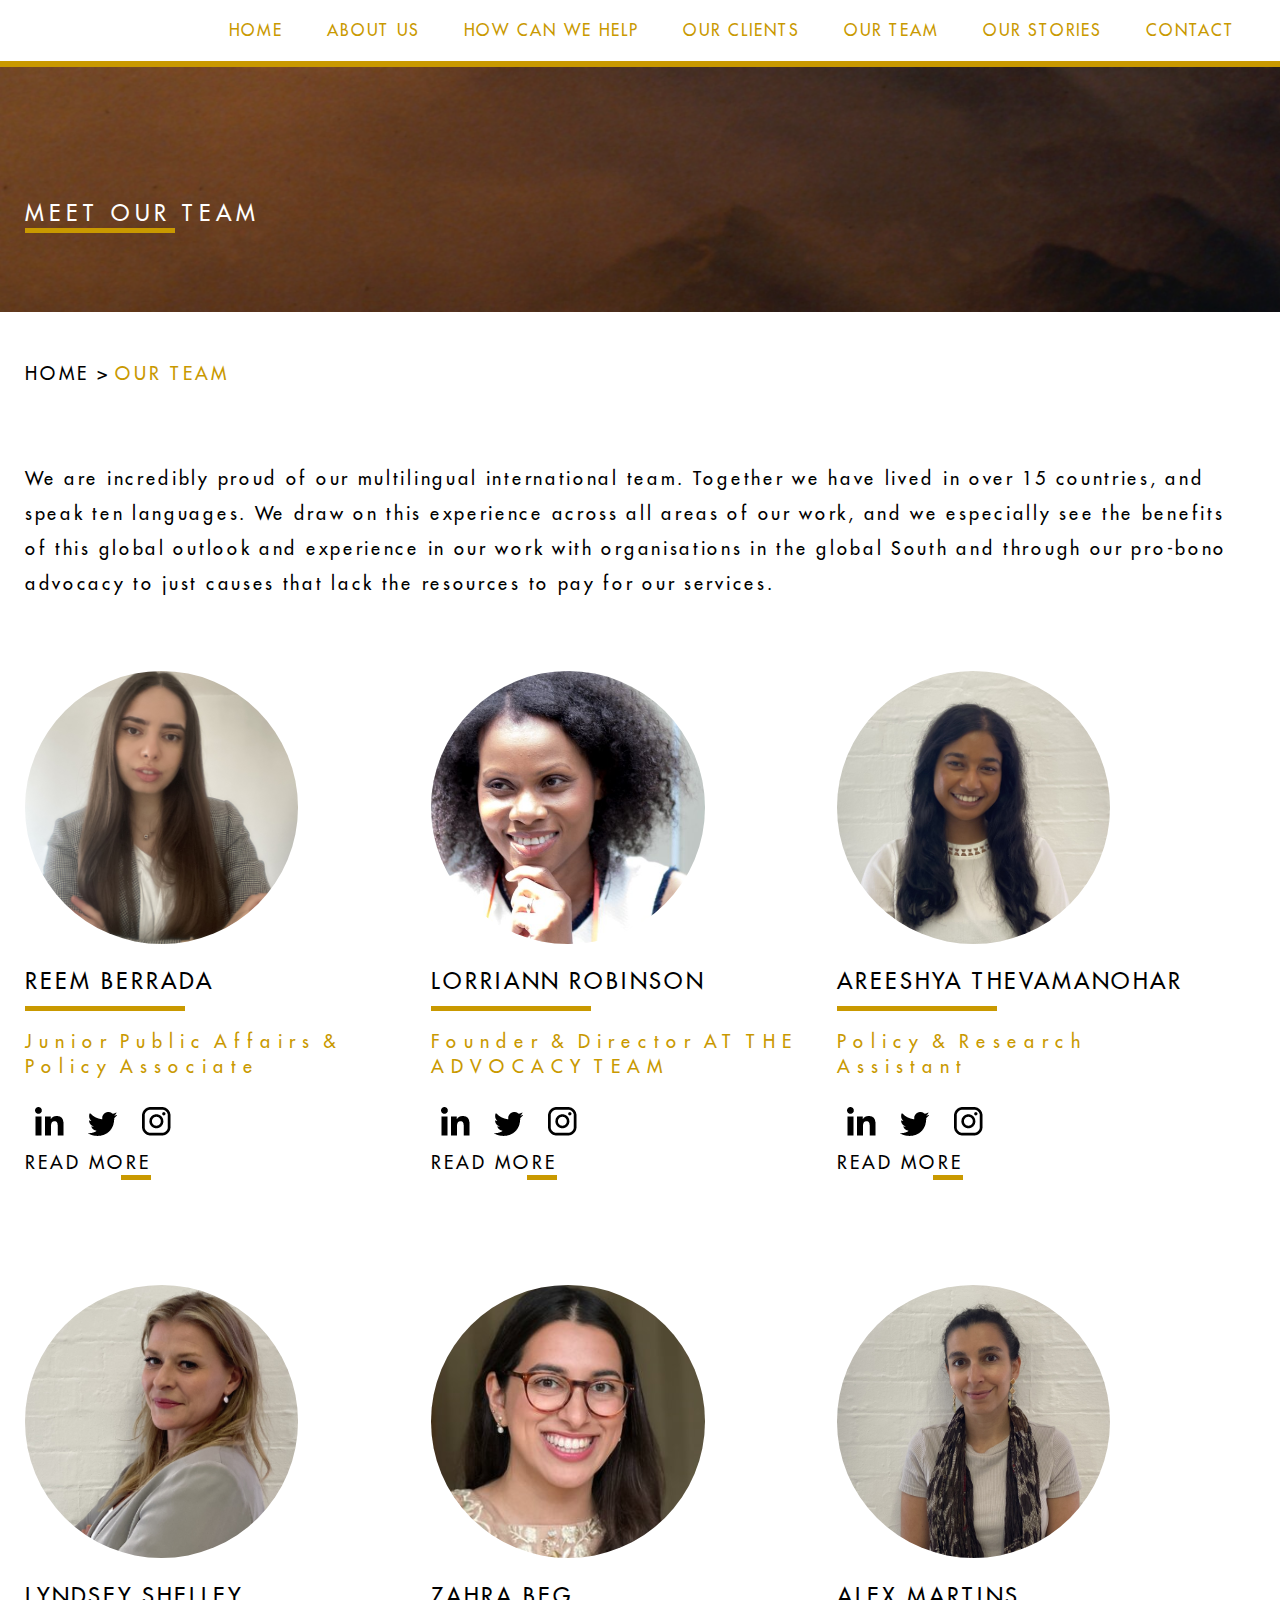
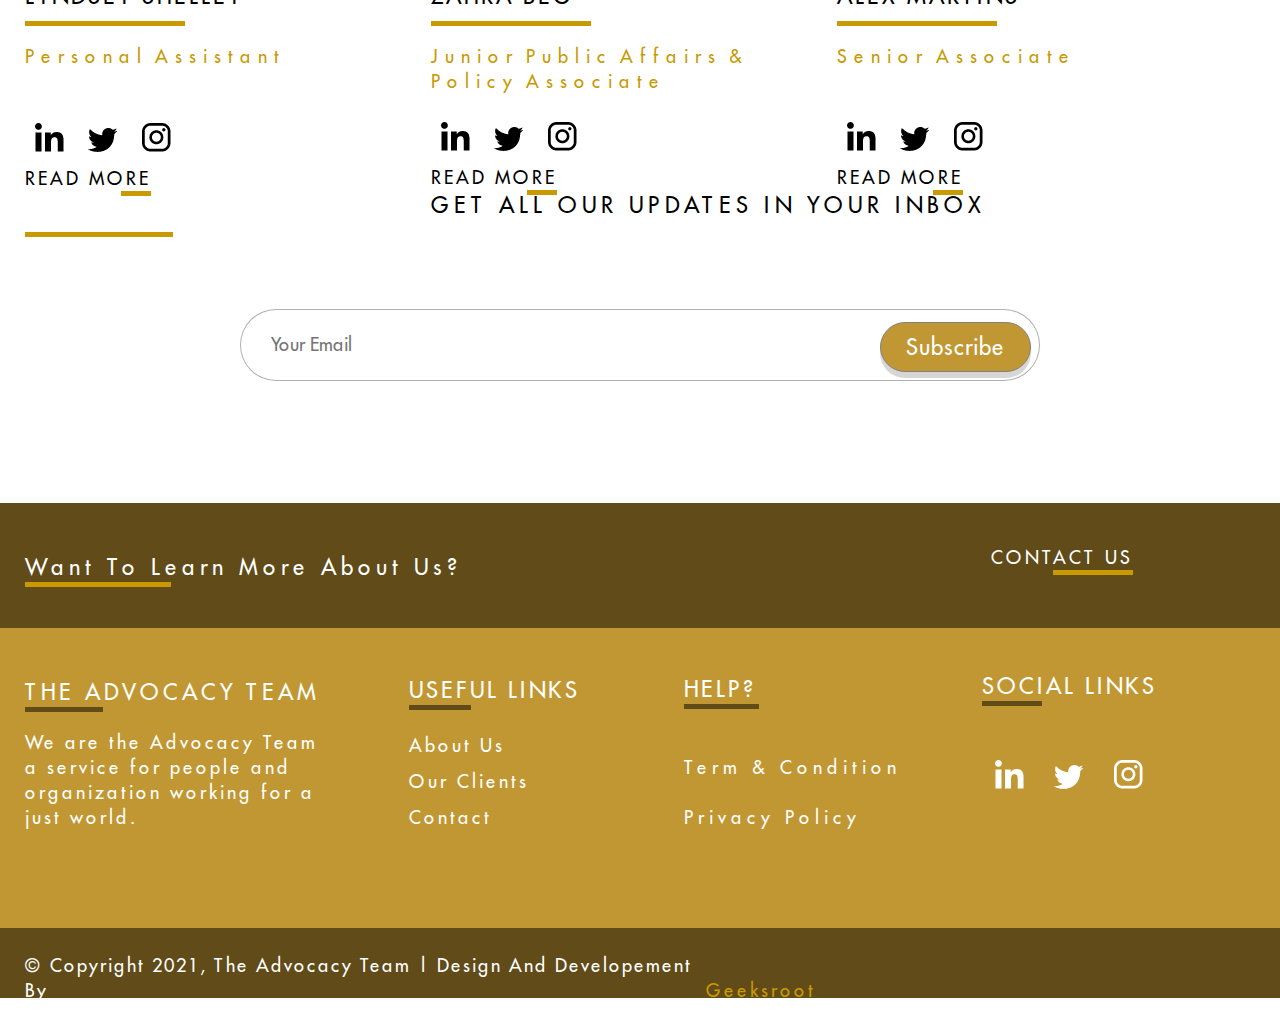
<file: meet our team.html>
<!DOCTYPE html>
<html>
<head>
	<link rel="stylesheet" type="text/css" href="assets/CSS/stylesheet4.css">
	<meta charset="UTF-8">
	 <meta name="viewport" content="width=device-width, initial-scale=1.0">
	<title>MEET OUR TEAM</title>
</head>
<body>
	<header>
		<div class="site-nav">
			<div class="container">
				<div class="site-nav-ul">
					<ul>
						<li>
							<a href="index.html">HOME</a>
						</li>
						<li>
							<a href="about us.html">ABOUT US</a>
						</li>
						<li>
							<a href="how can we help.html">HOW CAN WE HELP</a>
						</li>
						<li>
							<a href="our clients.html">OUR CLIENTS</a>
						</li>
						<li>
							<a href="meet our team.html">OUR TEAM</a>
						</li>
						<li>
							<a href="">OUR STORIES</a>
						</li>
						<li>
							<a href="contact us.html">CONTACT</a>
						</li>
					</ul>
				</div>
			</div>
		</div>
	</header>
	<section class="home-banner">
		<img src="assets/images/Group-16709-1024x196.png">
			<div class="home-banner-text">
				<h2>MEET OUR TEAM</h2>
			</div>
			<div class="container">
			    <div class="banner-para">
			    	<div class="banner-para-butten">
			    	 <a href="index.html">HOME ></a>
			    	 <h2>OUR TEAM</h2>
			    	</div>
				  <p>We are incredibly proud of our multilingual international team. Together we have lived in over 15 countries, and speak ten languages. We draw on this experience across all areas of our work, and we especially see the benefits of this global outlook and experience in our work with organisations in the global South and through our pro-bono advocacy to just causes that lack the resources to pay for our services.</p>
			    </div>
			</div>
		<div class="clear"></div>
	</section>
	<section class="our-team">
		<div class="container">
			<div class="our-team-text">
				<div class="our-team-box">
					<div class="row-one">
						<div class="reem-berrada">
							<img src="assets/images/reem berrada.png">
							<h2>REEM BERRADA</h2>
							<h3>Junior Public Affairs & Policy Associate</h3>
							<ul>
								<li>
									<a href="#"><img src="assets/images/Group 16619.png"></a>
								</li>
								<li>
									<a href="#"><img src="assets/images/Path 11625.png"></a>
								</li>
								<li>
									<a href="#"><img src="assets/images/Group 16618.png"></a>
								</li>
							</ul>
							<div class="rb-read-more">
							 <a href="#">READ MORE</a>
							</div>
						</div>
						<div class="lorrian-robinson">
							<img src="assets/images/Ellipse 1290.png">
							<h2>LORRIANN ROBINSON</h2>
							<h3>Founder & Director AT THE ADVOCACY TEAM</h3>
							<ul>
								<li>
									<a href="#"><img src="assets/images/Group 16619.png"></a>
								</li>
								<li>
									<a href="#"><img src="assets/images/Path 11625.png"></a>
								</li>
								<li>
									<a href="#"><img src="assets/images/Group 16618.png"></a>
								</li>
							</ul>
							<div class="lr-read-more">
							 <a href="#">READ MORE</a>
							</div>
						</div>	
						<div class="areeshya-thevamanohar">
							<img src="assets/images/areeshya.png">
							<h2>AREESHYA THEVAMANOHAR</h2>
							<h3>Policy & Research<br>Assistant</h3>
							<ul>
								<li>
									<a href="#"><img src="assets/images/Group 16619.png"></a>
								</li>
								<li>
									<a href="#"><img src="assets/images/Path 11625.png"></a>
								</li>
								<li>
									<a href="#"><img src="assets/images/Group 16618.png"></a>
								</li>
							</ul>
							<div class="at-read-more">
							 <a href="#">READ MORE</a>
							</div>
						</div>
						<div class="clear"></div>
					</div>
					<div class="row-two">
						<div class="lyndsey-shelley">
							<img src="assets/images/IMG_8868.png">
							<h2>LYNDSEY SHELLEY</h2>
							<h3>Personal Assistant</h3>
							<ul>
								<li>
									<a href="#"><img src="assets/images/Group 16619.png"></a>
								</li>
								<li>
									<a href="#"><img src="assets/images/Path 11625.png"></a>
								</li>
								<li>
									<a href="#"><img src="assets/images/Group 16618.png"></a>
								</li>
							</ul>
							<div class="ls-read-more">
							 <a href="#">READ MORE</a>
							</div>
						</div>
						<div class="zahra-beg">
							<img src="assets/images/Ellipse 129.png">
							<h2>ZAHRA BEG</h2>
							<h3>Junior Public Affairs & Policy Associate</h3>
							<ul>
								<li>
									<a href="#"><img src="assets/images/Group 16619.png"></a>
								</li>
								<li>
									<a href="#"><img src="assets/images/Path 11625.png"></a>
								</li>
								<li>
									<a href="#"><img src="assets/images/Group 16618.png"></a>
								</li>
							</ul>
							<div class="zb-read-more">
							 <a href="#">READ MORE</a>
							</div>
						</div>	
						<div class="alex-martins">
							<img src="assets/images/IMG_5679.png">
							<h2>ALEX MARTINS</h2>
							<h3>Senior Associate</h3>
							<ul>
								<li>
									<a href="#"><img src="assets/images/Group 16619.png"></a>
								</li>
								<li>
									<a href="#"><img src="assets/images/Path 11625.png"></a>
								</li>
								<li>
									<a href="#"><img src="assets/images/Group 16618.png"></a>
								</li>
							</ul>
							<div class="am-read-more">
							 <a href="#">READ MORE</a>
							</div>
						</div>
						<div class="featured-inbox">
				   	    	<h2>GET ALL OUR UPDATES IN YOUR INBOX</h2>
				   	    	<div class="inbox-style">
				   	    	   <span class="your-email">
				   	    	     <input type="text" placeholder="Your Email" name="name" required>
				   	    	   </span>
				   	    	   <span class="submit">
				   	    	     <input type="submit" value="Subscribe">
				   	    	   </span>
				   	    	</div>
				   	    </div>
						<div class="clear"></div>
					</div>
				</div>
			</div>
		</div>
	</section>
	<footer class="home-footer">
		<div class="home-footer-main">
			<div class="row">
				<div class="container">
				    <div class="about-us">
					  <h3>Want To Learn More About Us?</h3>
				    </div>
				    <div class="contact-us">
				     <a href="contact us.html">Contact Us</a>
				    </div>
				</div>
			</div>
				<div class="footer-section">
					<div class="container">
					 <div class="the-advocacy-team">
						<h2>THE ADVOCACY TEAM</h2>
						<p>We are the Advocacy Team a service for people and organization working for a just world.</p>
					 </div>
					 <div class="useful-link">
						<h2>USEFUL LINKS</h2>
						<ul>
							<li>
								<a href="about us.html">About Us</a>
							</li>
							<li>
								<a href="our clients.html">Our Clients</a>
							</li>
							<li>
								<a href="contact us.html">Contact</a>
							</li>
						</ul>
					 </div>
					 <div class="help">
						<h2>HELP?</h2>
						<ul>
							<li>
								<a href="">Term & Condition</a>
							</li>
							<li>
								<a href="privacy policy.html">Privacy Policy</a>
							</li>
				    	</ul>
					 </div>
					    <div class="social-links">
					    	<h2>Social links</h2>
						    <ul>
						     <li>
								<a href="#"><img src="assets/images/Group 166190.png"></a>
							 </li>
							 <li>
								<a href=""><img src="assets/images/Group 166200.png"></a>
							 </li>
							 <li>
								<a href=""><img src="assets/images/Group 166180.png"></a>
							 </li>
						    </ul>
					    </div>
					</div>
				</div>
				<div class="footer-last">
					<div class="container">
					    <div class="footer-last-text">
					        <div class="footer-last-tag">
					          <h2>© Copyright 2021, The Advocacy Team  | Design And Developement By</h2>
					          <a href="#">Geeksroot</a>
					        </div>
					    </div>
					</div>
				</div>
			</div>
		</div>
	</footer>
</body>
</html>
</file>
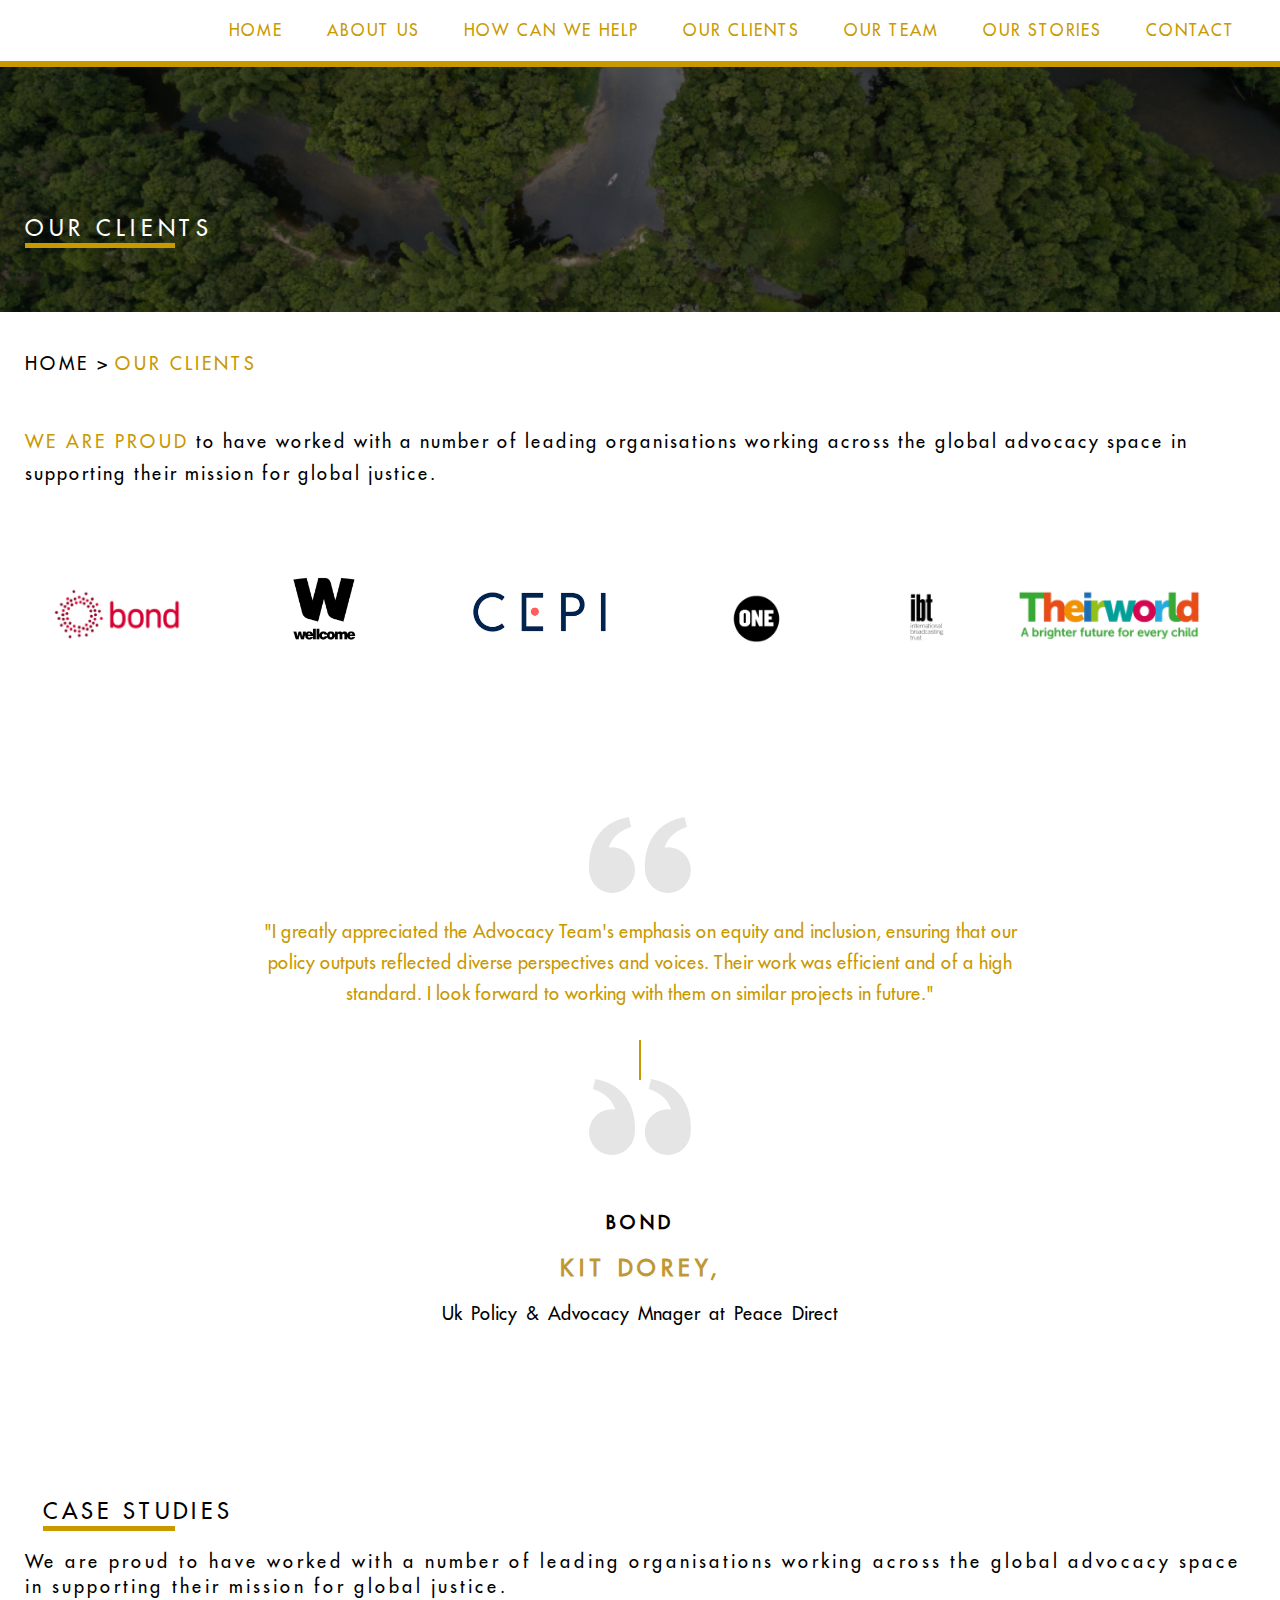
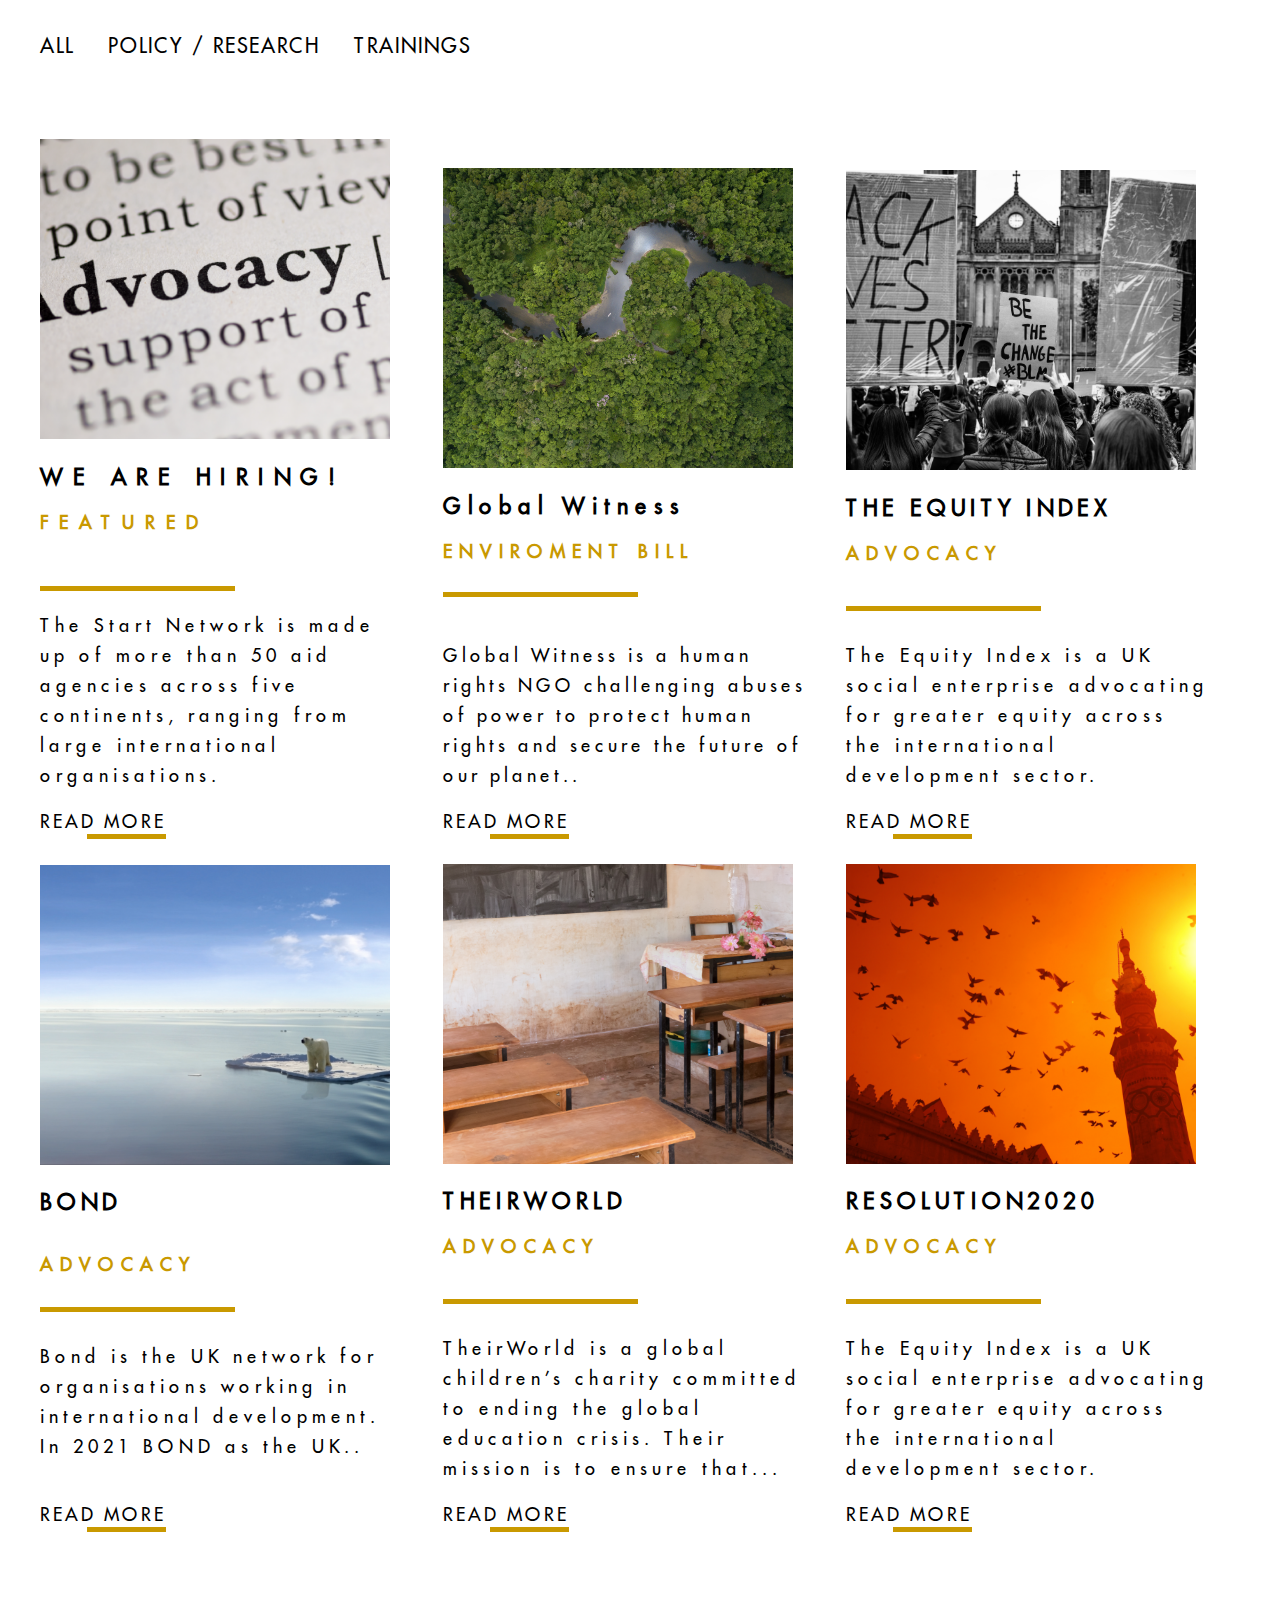
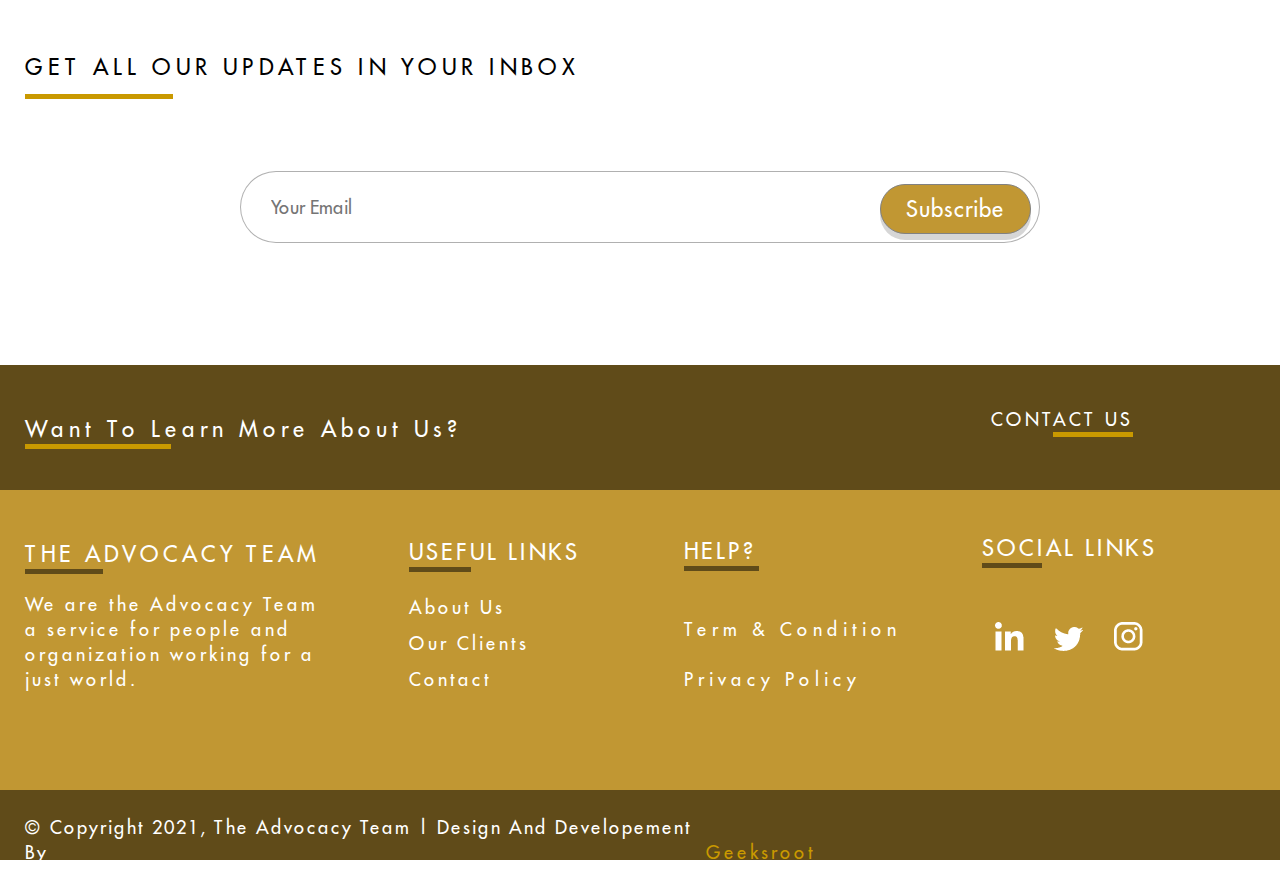
<file: our clients.html>
<!DOCTYPE html>
<html>
<head>
	<title>OUR CLIENTS</title>
	<link rel="stylesheet" type="text/css" href="assets/CSS/stylesheet3.css">
</head>
<body>
	<header>
		<div class="site-nav">
			<div class="container">
				<div class="site-nav-ul">
					<ul>
						<li>
							<a href="index.html">HOME</a>
						</li>
						<li>
							<a href="about us.html">ABOUT US</a>
						</li>
						<li>
							<a href="how can we help.html">HOW CAN WE HELP</a>
						</li>
						<li>
							<a href="our clients.html">OUR CLIENTS</a>
						</li>
						<li>
							<a href="meet our team.html">OUR TEAM</a>
						</li>
						<li>
							<a href="">OUR STORIES</a>
						</li>
						<li>
							<a href="contact us.html">CONTACT</a>
						</li>
					</ul>
				</div>
			</div>
		</div>
	</header>
	<section class="home-banner">
		<img src="assets/images/Group-16712-1024x196.png">
		<div class="container">
			<div class="home-banner-text">
				<h2>OUR CLIENTS</h2>
			</div>
		</div>
		<div class="clear"></div>
	</section>
	<section class="home-ourclient-section">
		<div class="container">
			<div class="our-client-main">
				<div class="our-client-text">
					<div class="back-butten">
						<a href="index.html">HOME ></a>
						<h2>OUR CLIENTS</h2>
					</div>
					<div class="our-client-para">
						<p><span>We are proud</span> to have worked with a number of leading organisations working across the global advocacy space in supporting their mission for global justice.</p>
					</div>
					<div class="our-client-img">
						<div class="img-bond">
							<img src="assets/images/bond.png">
						</div>
						<div class="img-wellcome">
							<img src="assets/images/wellcome.png">
						</div>
						<div class="img-cepi">
							<img src="assets/images/cepi.png">
						</div>
						<div class="img-one">
							<img src="assets/images/one.png">
						</div>
						<div class="img-ibt">
							<img src="assets/images/ibt.png">
						</div>
						<div class="img-theirworld">
							<img src="assets/images/theirworld.png">
						</div>
					</div>
				</div>
			</div>
			<div class="testimonial-main">
				<div class="testimonial">
					<img src="assets/images/bxs-quote-alt-right.png"><p>"I greatly appreciated the Advocacy Team's emphasis on equity and inclusion, ensuring that our policy outputs reflected diverse perspectives and voices. Their work was efficient and of a high standard. I look forward to working with them on similar projects in future."</p><img src="assets/images/bxs-quote-right.png">
					<h3>bond</h3>
					<h2>KIT DOREY,</h2>
					<span>Uk Policy & Advocacy Mnager at Peace Direct</span>
				</div>
			</div>
		</div>
	</section>
	<section class="newz-and-storie">
		<div class="container">
			<div class="newz-and-storie-main">
				<div class="newz-and-storie-text">
				   <div class="stories-tag">
				      <h2>CASE STUDIES</h2>
				      <p>We are proud to have worked with a number of leading organisations working across the global advocacy space in supporting their mission for global justice.</p>
				      <div class="tag-ul">
				      	<ul>
				      		<li class="all">
				      			<a href="">ALL</a>
				      		</li>
				      		<li class="policy">
				      			<a href="">Policy / Research</a>
				      		</li>
				      		<li class="training">
				      			<a href="">Trainings</a>
				      		</li>
				      	</ul>
				      </div>
				   </div>		  
				   <div class="newz-and-storie-para">
				        <div class="newz-and-storie-event">
				          <img src="assets/images/Rectangle-572.png">
				   		  <h2>WE ARE HIRING!</h2>
				   		  <h3>FEATURED</h3>
				   		  <p>The Start Network is made up of more than 50 aid agencies across five continents, ranging from large international organisations.</p>
				   		  <a href="#">READ MORE</a>
				   	    </div>
				   	    <div class="newz-and-storie-story">
				   	    	<img src="assets/images/Group-16715.png">
				   	    	<h2>Global Witness</h2>
				   	    	<h3>ENVIROMENT BILL</h3>
				   	    	<p>Global Witness is a human rights NGO challenging abuses of power to protect human rights and secure the future of our planet..</p>
				   	    	<a href="#">READ MORE</a>
				   	    </div>
				   	    <div class="newz-and-storie-featured">
				   	    	<img src="assets/images/Group-16714.png">
				   	    	<h2>THE EQUITY INDEX</h2>
				   	    	<h3>ADVOCACY</h3>
				   	    	<p>The Equity Index is a UK social enterprise advocating for greater equity across the international development sector.</p>
				   	    	<a href="#">READ MORE</a>
				   	    </div>
				   	    <div class="newz-and-storie-bond">
				          <img src="assets/images/shutterstock_559172965.png">
				   		  <h2>BOND</h2>
				   		  <h3>ADVOCACY</h3>
				   		  <p>Bond is the UK network for organisations working in international development. In 2021 BOND as the UK..</p>
				   		  <a href="#">READ MORE</a>
				   	    </div>
				   	    <div class="newz-and-storie-theirworld">
				          <img src="assets/images/Rectangle 572.png">
				   		  <h2>THEIRWORLD</h2>
				   		  <h3>ADVOCACY</h3>
				   		  <p>TheirWorld is a global children’s charity committed to ending the global education crisis. Their mission is to ensure that...</p>
				   		  <a href="#">READ MORE</a>
				   	    </div>
				   	    <div class="newz-and-storie-resolation">
				          <img src="assets/images/folco-masi-e05DZ0UT52o-unsplash.png">
				   		  <h2>RESOLUTION2020</h2>
				   		  <h3>ADVOCACY</h3>
				   		  <p>The Equity Index is a UK social enterprise advocating for greater equity across the international development sector.</p>
				   		  <a href="#">READ MORE</a>
				   	    </div>
				   	    <div class="featured-inbox">
				   	    	<h2>GET ALL OUR UPDATES IN YOUR INBOX</h2>
				   	    	<div class="inbox-style">
				   	    	   <span class="your-email">
				   	    	     <input type="text" placeholder="Your Email" name="name" required>
				   	    	   </span>
				   	    	   <span class="submit">
				   	    	     <input type="submit" value="Subscribe">
				   	    	   </span>
				   	    	</div>
				   	    </div>
				   </div>
				</div>
			</div>
		</div>
	</section>
	<footer class="home-footer">
		<div class="home-footer-main">
			<div class="row">
				<div class="container">
				    <div class="about-us">
					  <h3>Want To Learn More About Us?</h3>
				    </div>
				    <div class="contact-us">
				     <a href="contact us.html">Contact Us</a>
				    </div>
				</div>
			</div>
				<div class="footer-section">
					<div class="container">
					 <div class="the-advocacy-team">
						<h2>THE ADVOCACY TEAM</h2>
						<p>We are the Advocacy Team a service for people and organization working for a just world.</p>
					 </div>
					 <div class="useful-link">
						<h2>USEFUL LINKS</h2>
						<ul>
							<li>
								<a href="about us.html">About Us</a>
							</li>
							<li>
								<a href="our clients.html">Our Clients</a>
							</li>
							<li>
								<a href="contact us.html">Contact</a>
							</li>
						</ul>
					 </div>
					 <div class="help">
						<h2>HELP?</h2>
						<ul>
							<li>
								<a href="">Term & Condition</a>
							</li>
							<li>
								<a href="privacy policy.html">Privacy Policy</a>
							</li>
				    	</ul>
					 </div>
					    <div class="social-links">
					    	<h2>Social links</h2>
						    <ul>
						     <li>
								<a href="#"><img src="assets/images/Group 166190.png"></a>
							 </li>
							 <li>
								<a href=""><img src="assets/images/Group 166200.png"></a>
							 </li>
							 <li>
								<a href=""><img src="assets/images/Group 166180.png"></a>
							 </li>
						    </ul>
					    </div>
					</div>
				</div>
				<div class="footer-last">
					<div class="container">
					    <div class="footer-last-text">
					        <div class="footer-last-tag">
					          <h2>© Copyright 2021, The Advocacy Team  | Design And Developement By</h2>
					          <a href="#">Geeksroot</a>
					        </div>
					    </div>
					</div>
				</div>
			</div>
		</div>
	</footer>
</body>
</html>
</file>
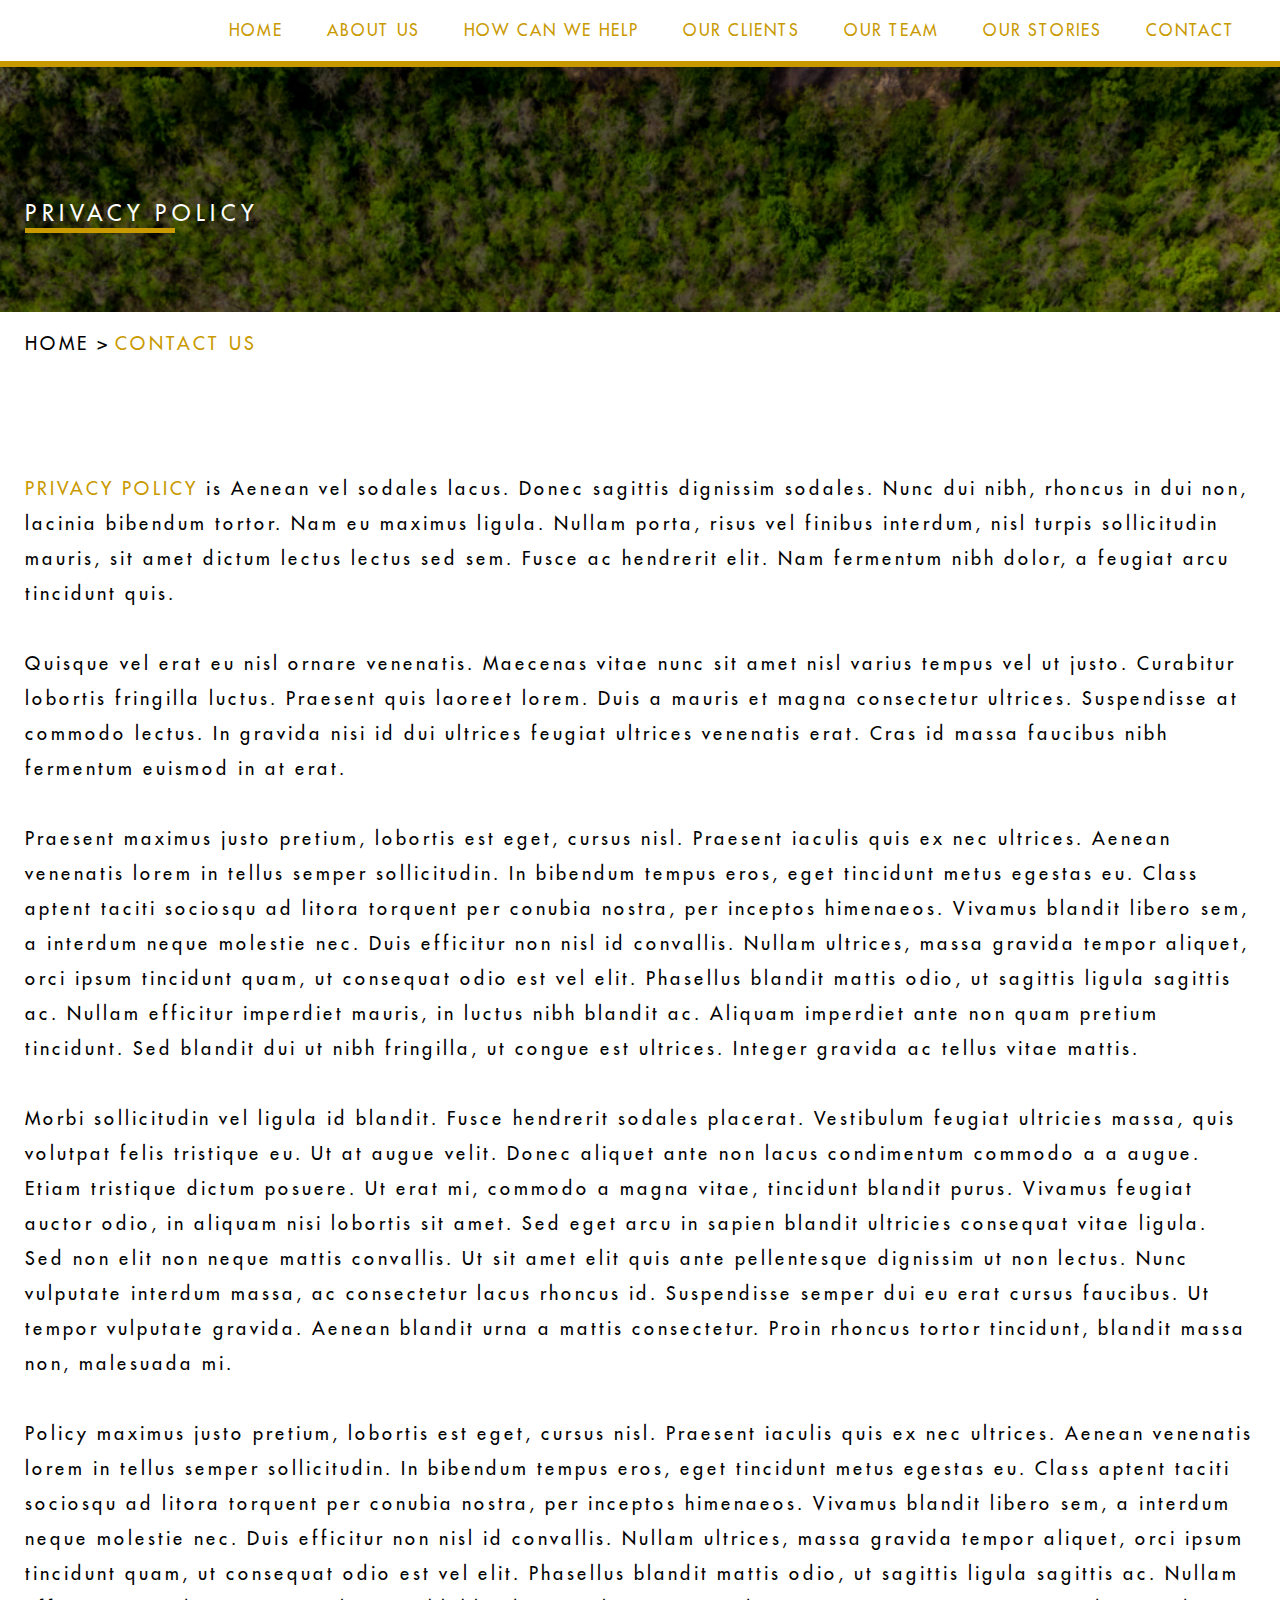
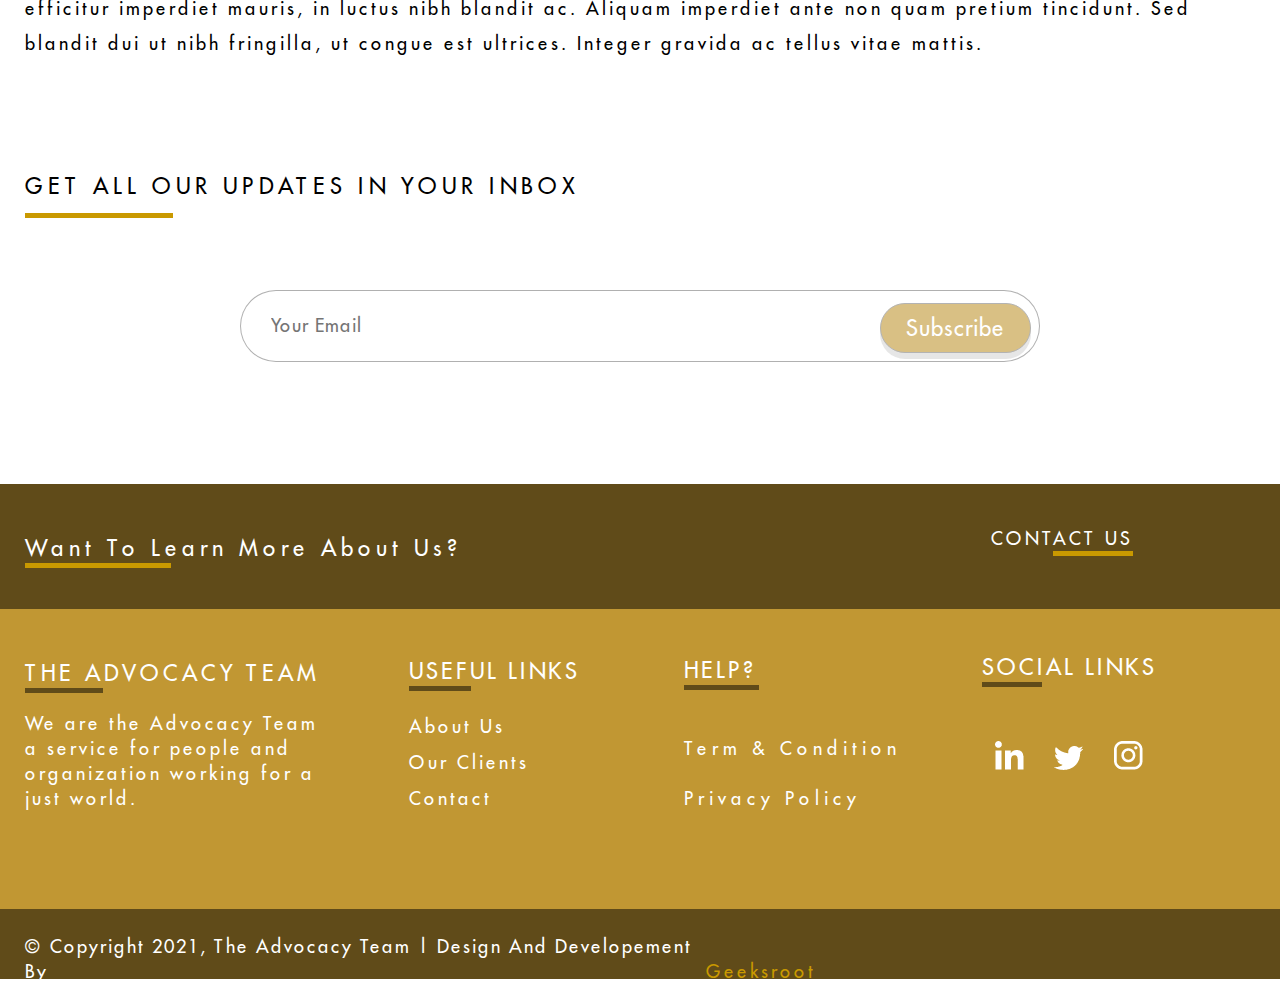
<file: privacy policy.html>
<!DOCTYPE html>
<html>
<head>
	<meta charset="utf-8">
	<meta name="viewport" content="width=device-width, initial-scale=1">
	<link rel="stylesheet" type="text/css" href="assets/CSS/stylesheet7.css">
	<title>PRIVACY POLICY</title>
</head>
<body>
	<header>
		<div class="site-nav">
			<div class="container">
				<div class="site-nav-ul">
					<ul>
						<li>
							<a href="">HOME</a>
						</li>
						<li>
							<a href="">ABOUT US</a>
						</li>
						<li>
							<a href="">HOW CAN WE HELP</a>
						</li>
						<li>
							<a href="">OUR CLIENTS</a>
						</li>
						<li>
							<a href="">OUR TEAM</a>
						</li>
						<li>
							<a href="">OUR STORIES</a>
						</li>
						<li>
							<a href="">CONTACT</a>
						</li>
					</ul>
				</div>
			</div>
		</div>
	</header>
	<section class="home-banner">
		<img src="assets/images/Group-16709-1-1024x196.png">
			<div class="home-banner-text">
				<h2>PRIVACY POLICY</h2>
			</div>
			<div class="container">
			    <div class="banner-para">
			    	<div class="banner-para-butten">
			    	 <a href="#">HOME ></a>
			    	 <h2>CONTACT US</h2>
			    	</div>
			    </div>
			</div>
		<div class="clear"></div>
	</section>
	<section class="privacy-policy-section">
		<div class="container">
			<div class="privacy-policy-main">
				<p><span>Privacy Policy</span> is Aenean vel sodales lacus. Donec sagittis dignissim sodales. Nunc dui nibh, rhoncus in dui non, lacinia bibendum tortor. Nam eu maximus ligula. Nullam porta, risus vel finibus interdum, nisl turpis sollicitudin mauris, sit amet dictum lectus lectus sed sem. Fusce ac hendrerit elit. Nam fermentum nibh dolor, a feugiat arcu tincidunt quis.<br><br>Quisque vel erat eu nisl ornare venenatis. Maecenas vitae nunc sit amet nisl varius tempus vel ut justo. Curabitur lobortis fringilla luctus. Praesent quis laoreet lorem. Duis a mauris et magna consectetur ultrices. Suspendisse at commodo lectus. In gravida nisi id dui ultrices feugiat ultrices venenatis erat. Cras id massa faucibus nibh fermentum euismod in at erat.<br><br>Praesent maximus justo pretium, lobortis est eget, cursus nisl. Praesent iaculis quis ex nec ultrices. Aenean venenatis lorem in tellus semper sollicitudin. In bibendum tempus eros, eget tincidunt metus egestas eu. Class aptent taciti sociosqu ad litora torquent per conubia nostra, per inceptos himenaeos. Vivamus blandit libero sem, a interdum neque molestie nec. Duis efficitur non nisl id convallis. Nullam ultrices, massa gravida tempor aliquet, orci ipsum tincidunt quam, ut consequat odio est vel elit. Phasellus blandit mattis odio, ut sagittis ligula sagittis ac. Nullam efficitur imperdiet mauris, in luctus nibh blandit ac. Aliquam imperdiet ante non quam pretium tincidunt. Sed blandit dui ut nibh fringilla, ut congue est ultrices. Integer gravida ac tellus vitae mattis.<br><br>Morbi sollicitudin vel ligula id blandit. Fusce hendrerit sodales placerat. Vestibulum feugiat ultricies massa, quis volutpat felis tristique eu. Ut at augue velit. Donec aliquet ante non lacus condimentum commodo a a augue. Etiam tristique dictum posuere. Ut erat mi, commodo a magna vitae, tincidunt blandit purus. Vivamus feugiat auctor odio, in aliquam nisi lobortis sit amet. Sed eget arcu in sapien blandit ultricies consequat vitae ligula. Sed non elit non neque mattis convallis. Ut sit amet elit quis ante pellentesque dignissim ut non lectus. Nunc vulputate interdum massa, ac consectetur lacus rhoncus id. Suspendisse semper dui eu erat cursus faucibus. Ut tempor vulputate gravida. Aenean blandit urna a mattis consectetur. Proin rhoncus tortor tincidunt, blandit massa non, malesuada mi.<br><br>Policy maximus justo pretium, lobortis est eget, cursus nisl. Praesent iaculis quis ex nec ultrices. Aenean venenatis lorem in tellus semper sollicitudin. In bibendum tempus eros, eget tincidunt metus egestas eu. Class aptent taciti sociosqu ad litora torquent per conubia nostra, per inceptos himenaeos. Vivamus blandit libero sem, a interdum neque molestie nec. Duis efficitur non nisl id convallis. Nullam ultrices, massa gravida tempor aliquet, orci ipsum tincidunt quam, ut consequat odio est vel elit. Phasellus blandit mattis odio, ut sagittis ligula sagittis ac. Nullam efficitur imperdiet mauris, in luctus nibh blandit ac. Aliquam imperdiet ante non quam pretium tincidunt. Sed blandit dui ut nibh fringilla, ut congue est ultrices. Integer gravida ac tellus vitae mattis.</p>
			</div>
		</div>
	</section>
	<section class="feature-inbox-section">
		<div class="container">
			<div class="featured-inbox">
				<h2>GET ALL OUR UPDATES IN YOUR INBOX</h2>
				<div class="inbox-style">
				    <span class="your-email">
				      <input type="text" placeholder="Your Email" name="name" required>
				    </span>
				    <span class="submit">
				      <input type="submit" value="Subscribe">
			     	</span>
				</div>
		    </div>
		</div>
	</section>
	<footer class="home-footer">
		<div class="home-footer-main">
			<div class="row">
				<div class="container">
				    <div class="about-us">
					  <h3>Want To Learn More About Us?</h3>
				    </div>
				    <div class="contact-us">
				     <a href="">Contact Us</a>
				    </div>
				</div>
			</div>
				<div class="footer-section">
					<div class="container">
					 <div class="the-advocacy-team">
						<h2>THE ADVOCACY TEAM</h2>
						<p>We are the Advocacy Team a service for people and organization working for a just world.</p>
					 </div>
					 <div class="useful-link">
						<h2>USEFUL LINKS</h2>
						<ul>
							<li>
								<a href="#">About Us</a>
							</li>
							<li>
								<a href="#">Our Clients</a>
							</li>
							<li>
								<a href="#">Contact</a>
							</li>
						</ul>
					 </div>
					 <div class="help">
						<h2>HELP?</h2>
						<ul>
							<li>
								<a href="">Term & Condition</a>
							</li>
							<li>
								<a href="">Privacy Policy</a>
							</li>
				    	</ul>
					 </div>
					    <div class="social-links">
					    	<h2>Social links</h2>
						    <ul>
						     <li>
								<a href="#"><img src="assets/images/Group 166190.png"></a>
							 </li>
							 <li>
								<a href=""><img src="assets/images/Group 166200.png"></a>
							 </li>
							 <li>
								<a href=""><img src="assets/images/Group 166180.png"></a>
							 </li>
						    </ul>
					    </div>
					</div>
				</div>
				<div class="footer-last">
					<div class="container">
					    <div class="footer-last-text">
					        <div class="footer-last-tag">
					          <h2>© Copyright 2021, The Advocacy Team  | Design And Developement By</h2>
					          <a href="#">Geeksroot</a>
					        </div>
					    </div>
					</div>
				</div>
			</div>
		</div>
	</footer>
</body>
</html>
</file>
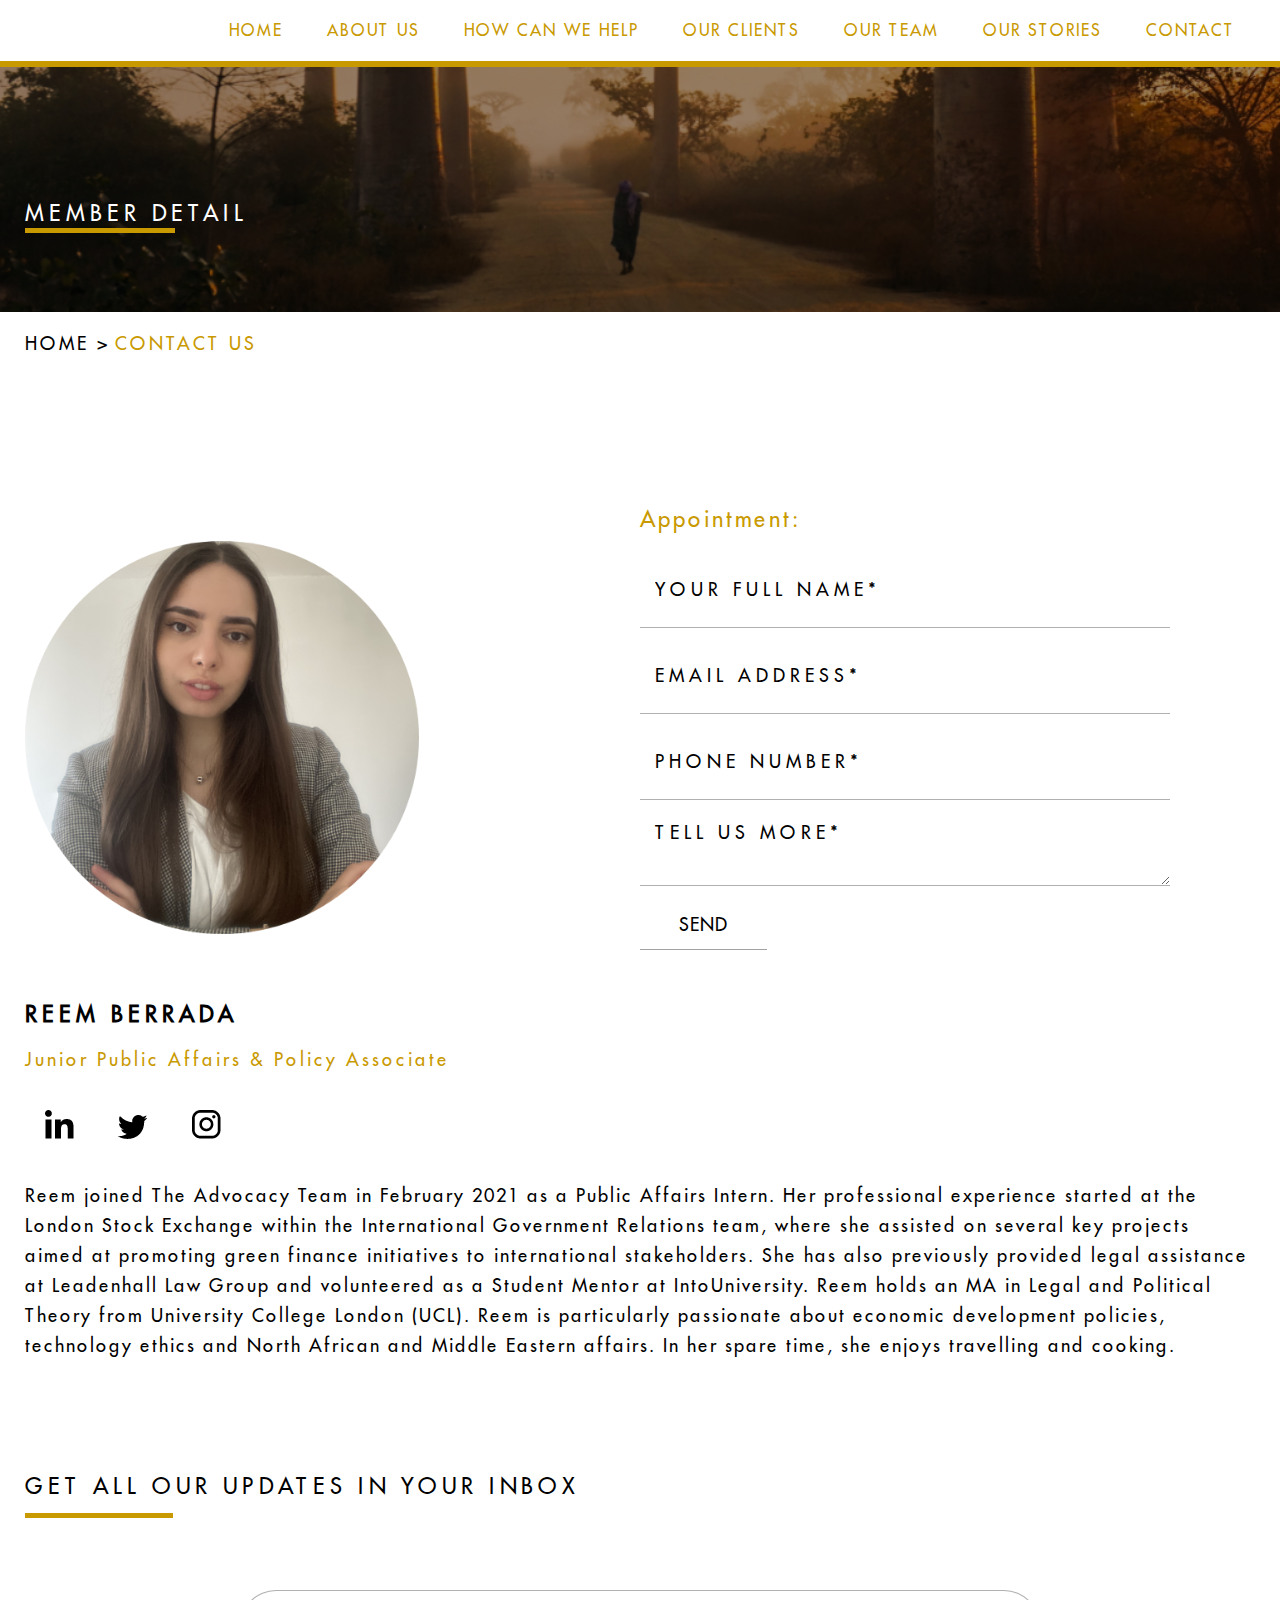
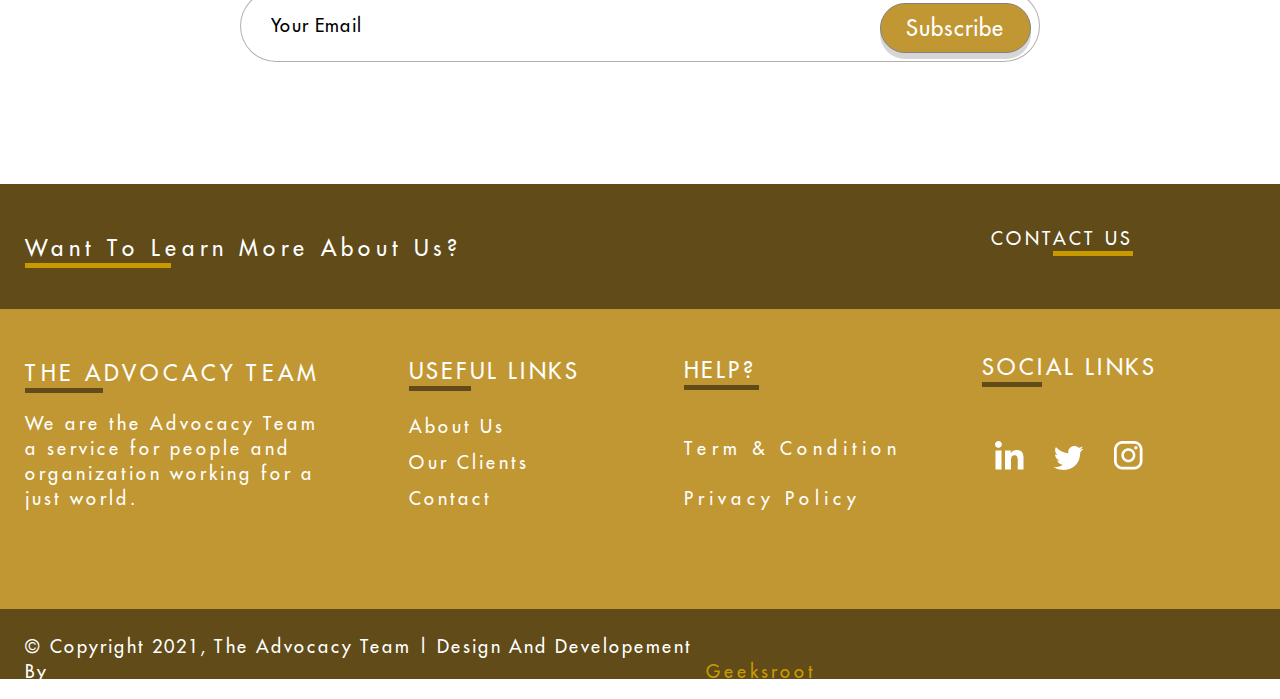
<file: team internal page.html>
<!DOCTYPE html>
<html>
<head>
	<meta charset="utf-8">
	<meta name="viewport" content="width=device-width, initial-scale=1">
	<link rel="stylesheet" type="text/css" href="assets/CSS/stylesheet6.css">
	<title>TEAM INTERNAL PAGE</title>
</head>
<body>
	<header>
		<div class="site-nav">
			<div class="container">
				<div class="site-nav-ul">
					<ul>
						<li>
							<a href="">HOME</a>
						</li>
						<li>
							<a href="">ABOUT US</a>
						</li>
						<li>
							<a href="">HOW CAN WE HELP</a>
						</li>
						<li>
							<a href="">OUR CLIENTS</a>
						</li>
						<li>
							<a href="">OUR TEAM</a>
						</li>
						<li>
							<a href="">OUR STORIES</a>
						</li>
						<li>
							<a href="">CONTACT</a>
						</li>
					</ul>
				</div>
			</div>
		</div>
	</header>
	<section class="home-banner">
		<img src="assets/images/Group-16710-1-1024x196.png">
			<div class="home-banner-text">
				<h2>MEMBER DETAIL</h2>
			</div>
			<div class="container">
			    <div class="banner-para">
			    	<div class="banner-para-butten">
			    	 <a href="#">HOME ></a>
			    	 <h2>CONTACT US</h2>
			    	</div>
			    </div>
			</div>
		<div class="clear"></div>
	</section>
	<section class="member-details-section">
		<div class="container">
			<div class="member-details-main">
				<div class="member-img">
					<img src="assets/images/IMG_8868111.png">
				</div>
				<div class="contact-us-input">
					<h2>Appointment:</h2>
					<div class="your-full-name">
				    	<input type="text" placeholder="Your Full Name*" name="name" required>
					</div>
					<div class="email-address">
				    	<input type="text" placeholder="Email Address*" name="email" required>
					</div>
					<div class="phone-number">
				    	<input type="text" placeholder="Phone Number*" name="number" required>
					</div>
					<div class="tell-us-more">
					    <textarea placeholder="Tell Us More*" rows="10" cols="100"></textarea>
				 	</div>
					<button class="input-button">SEND</button>
			 	</div>
			</div>
			<div class="clear"></div>
		</div>
	</section>
	<section class="reem-berrada-section">
		<div class="container">
			<div class="reem-berrada-main">
				<h2>REEM BERRADA</h2>
				<h3>Junior Public Affairs & Policy Associate</h3>
				<ul>
					<li>
						<a href=""><img src="assets/images/Group 16619.png"></a>
					</li>
					<li>
						<a href=""><img src="assets/images/Path 11625.png"></a>
					</li>
					<li>
						<a href=""><img src="assets/images/Group 16618.png"></a>
					</li>
				</ul>
				<p>Reem joined The Advocacy Team in February 2021 as a Public Affairs Intern. Her professional experience started at the London Stock Exchange within the International Government Relations team, where she assisted on several key projects aimed at promoting green finance initiatives to international stakeholders. She has also previously provided legal assistance at Leadenhall Law Group and volunteered as a Student Mentor at IntoUniversity. Reem holds an MA in Legal and Political Theory from University College London (UCL). Reem is particularly passionate about economic development policies, technology ethics and North African and Middle Eastern affairs. In her spare time, she enjoys travelling and cooking.</p>
			</div>
		</div>
	</section>
	<section class="box-section">
		<div class="container">
			<div class="featured-inbox">
				<h2>GET ALL OUR UPDATES IN YOUR INBOX</h2>
				<div class="inbox-style">
				    <span class="your-email">
				      <input type="text" placeholder="Your Email" name="name" required>
				    </span>
				    <span class="submit">
				      <input type="submit" value="Subscribe">
			     	</span>
				</div>
		    </div>
		</div>
	</section>
	<footer class="home-footer">
		<div class="home-footer-main">
			<div class="row">
				<div class="container">
				    <div class="about-us">
					  <h3>Want To Learn More About Us?</h3>
				    </div>
				    <div class="contact-us">
				     <a href="">Contact Us</a>
				    </div>
				</div>
			</div>
				<div class="footer-section">
					<div class="container">
					 <div class="the-advocacy-team">
						<h2>THE ADVOCACY TEAM</h2>
						<p>We are the Advocacy Team a service for people and organization working for a just world.</p>
					 </div>
					 <div class="useful-link">
						<h2>USEFUL LINKS</h2>
						<ul>
							<li>
								<a href="#">About Us</a>
							</li>
							<li>
								<a href="#">Our Clients</a>
							</li>
							<li>
								<a href="#">Contact</a>
							</li>
						</ul>
					 </div>
					 <div class="help">
						<h2>HELP?</h2>
						<ul>
							<li>
								<a href="">Term & Condition</a>
							</li>
							<li>
								<a href="">Privacy Policy</a>
							</li>
				    	</ul>
					 </div>
					    <div class="social-links">
					    	<h2>Social links</h2>
						    <ul>
						     <li>
								<a href="#"><img src="assets/images/Group 166190.png"></a>
							 </li>
							 <li>
								<a href=""><img src="assets/images/Group 166200.png"></a>
							 </li>
							 <li>
								<a href=""><img src="assets/images/Group 166180.png"></a>
							 </li>
						    </ul>
					    </div>
					</div>
				</div>
				<div class="footer-last">
					<div class="container">
					    <div class="footer-last-text">
					        <div class="footer-last-tag">
					          <h2>© Copyright 2021, The Advocacy Team  | Design And Developement By</h2>
					          <a href="#">Geeksroot</a>
					        </div>
					    </div>
					</div>
				</div>
			</div>
		</div>
	</footer>
</body>
</html>
</file>
<file: assets/CSS/stylesheet.css>
@import url('https://fonts.googleapis.com/css2?family=Poppins:wght@100;200;300;400;500;600;700;800;900&display=swap');
/*font-family: 'Poppins', sans-serif;*/

@font-face {
	src: url('../fonts/FuturaLT.ttf');
	font-family: FuturaLT;
}

body {
	margin: 0%;
}
.container {
	width: 1230px;
	margin: 0px auto;
}
.site-nav {
	border-bottom: 6px solid;
    border-color: #C99900;
}
.site-nav-ul ul {
	list-style: none;
	margin: 0;
    padding: 0px;
    text-align: right;
    
}
.site-nav-ul ul li {
	padding: 20px;
	display: inline-block;

}
.site-nav-ul ul li a {
	text-decoration: none;
    text-transform: uppercase;
    line-height: 21px;
    font-size: 16px;
    color: #C99900;
    font-weight: 500;
    font-family: FuturaLT;

}
.home-banner > img {
	width: 100%;
}
.banner-content {
	position: absolute;
    top: 0px;
    left: 0px;
    right: 0px;
    width: 1230px;
    margin: 0px auto;
    display: grid;
    align-items: center;
    bottom: 0px;
}
.banner-tag {
	width: 460px;
	margin: 0px auto;
}
.banner-tag img {
	width: 100%;
}
.banner-social {
	position: absolute;
    right: 0px;
}
.home-banner {
	position: relative;
}
.home-about-text h2:after{
	content: '';
    background-color: #C99900;
    width: 17%;
    height: 5px;
    display: block;

}
.clear {
	clear: both;
}
.home-about-text {
	width: 70%;
    float: left;
}
.home-about-img {
	width: 30%;
	float: right;
    padding-top: 131px;	
}

.home-about-pera {
	padding-right: 50px;
}
.home-about-pera p {
	font-size: 18px;
    letter-spacing: 3px;
    font-family: FuturaLT;
    line-height: 32px;
    color: #000000;
    margin-bottom: 50px;
    margin-top: 18px;
}
.about-main {
	display: flex;
	align-items: center;
}
.home-about-text a {
	text-decoration: none;
	font-size: 16px;
	color: black;
	font-family: FuturaLT;
}
.home-about-text a:after{
	    content: '';
    background-color: #C99900;
    width: 36px;
    height: 5px;
    display: block;   
}
.home-about-text h2 {
	    font-family:  FuturaLT;
    font-size: 22px;
     font-weight: unset;
}
.home-about-section {
	padding-top: 100px;
}
.home-about-pera span {
	color: #C99900;
	text-transform: uppercase;
}
.home-about-border {
	border-bottom: 4px solid;
    padding-bottom: 12px;
    border-color: #C99900;
}
.img-bond {
	width: 15%;
    margin:0px auto;
    display: inline-block;
   
}
.img-wellcome {
	width: 18%;
	margin: 0px auto;
    display: inline-block;
}
.img-cepi {
	width: 19%;
	margin: 0px auto;
    display: inline-block;
}
.img-one {
	width: 13%;
	margin: 0px auto;
    display: inline-block;
}
.img-ibt {
	width: 14%;
	argin: 0px auto;
    display: inline-block;
}
.img-theirworld {
	width: 15%;
	margin: 0px auto;
    display: inline-block;
}
.our-client-text h2:after{
    content: '';
    background-color: #C99900;
    width: 154px;
    height: 5px;
    display: block;   
}
.our-client-text a:after{
	content: '';
    background-color: #C99900;
    width: 49px;
    height: 5px;
    display: block;   
}
.our-client-para {
	    width: 67%;
    letter-spacing: 2px;
    font-size: 18px;
    font-family: FuturaLT;
    line-height: 32px;
}
.our-client-text h2 {
	    font-size: 22px;
    letter-spacing: 3px;
     font-family: FuturaLT;
}    
.our-client-text a {
	text-decoration: none;
    font-size: 18px;
    font-family: FuturaLT;
    color: black;
}


.our-client-img div {

}
.testimonial-main {
	margin-top: 170px;
}
.testimonial-main .testimonial {
	width: 800px;
    margin: 0px auto;
    text-align: center;
    font-family: FuturaLT;
}
.testimonial-main .testimonial p:after {
    content: '';
    background-color: #C99900;
    width: 40px;
    height: 2px;
    display: block;
    margin: 0px auto;
    transform: rotate(-90deg);
    margin-top: 50px;
}
.testimonial-main .testimonial h3{
	margin-top: 50px;
}
.img-bond img {
	max-width: 100%;
    height: auto;
}
.img-wellcome img {
	max-width: 100%;
    height: auto;
}
.img-cepi img {
	max-width: 86%;
    height: auto;
}
.img-one img {
    max-width: 100%;
    height: auto;
}
.img-ibt img {
	max-width: 100%;
    height: auto;
}
.img-theirworld img {
	max-width: 100%;
    height: auto;
}
.our-client-img {
	margin-top: 85px
}
.testimonial p {
  font-size: 18px;
    font-family: 'FuturaLT';
    line-height: 31px;
    color: #C99900;
}
.testimonial h3 {
	font-size: 18px;
    text-transform: uppercase;
    font-family: 'FuturaLT';
    letter-spacing: 4px;
}
.testimonial h2 {
	font-size: 22px;
    font-family: 'FuturaLT';
    color: #C19733;
    letter-spacing: 5px;
}
.testimonial span {
	font-size: 18px;
    word-spacing: 4px;
    font-family: 'FuturaLT';
}
.home-ourclient-section {
	margin-top: 122px;
}
.home-public-affairs {
    width: 30%;
    display: inline-block;
    float: left;
    line-height: 35px;
}
.home-policy-research {
    width: 30%;
    display: inline-block;
    line-height: 35px;
    margin-left: 55px;
}
.home-training {
    width: 30%;
    display: inline-block;
    float: right;
    margin-top: 7px;
}
.home-public-affairs h2 {
    line-height: 35px;
    letter-spacing: 5px;
    text-transform: uppercase;
    font-size: 22px;
    font-family: 'FuturaLT';
    color: #C99900;
}
.home-public-affairs p {
    line-height: 30px;
    font-size: 18px;
    letter-spacing: 2px;
    font-family: 'FuturaLT';
    margin-right: 21px;
}
.home-policy-research h2 {
    line-height: 35px;
    letter-spacing: 5px;
    text-transform: uppercase;
    font-size: 22px;
    font-family: 'FuturaLT';
    color: #C99900;
}
.home-policy-research p {
    line-height: 30px;
    font-size: 18px;
    letter-spacing: 2px;
    font-family: 'FuturaLT';
    margin-right: 37px;
}
.home-training h2 {
    font-size: 22px;
    font-family: 'FuturaLT';
    letter-spacing: 5px;
    color: #C99900;
}
.home-training p {
    line-height: 30px;
    font-size: 18px;
    letter-spacing: 2px;
    font-family: 'FuturaLT';
    margin-right: 7px;
}
.home-servies-tag h2 {
    font-family: 'FuturaLT';
    font-size: 22px;
    letter-spacing: 5px;
}
.home-servies-tag a {
    text-decoration: none;
    font-family: 'FuturaLT';
    font-size: 16px;
    letter-spacing: 4px;
    color: #000000;
}
.home-servies-tag h2:after{
    content: '';
    background-color: #C99900;
    width: 140px;
    height: 5px;
    display: block;   
}
.home-servies-tag a:after{
    content: '';
    background-color: #C99900;
    width: 65px;
    height: 5px;
    display: block;   
}
.home-services-section {
    margin-top: 150px;
}
.home-servies-tag {
    margin-bottom: 28px;
}
.home-public-affairs img {
   margin-left: 225px;
    margin-top: -109px;
    max-width: 120px;
}
.home-policy-research img {
    margin-left: 267px;
    margin-top: -120px;
    max-width: 120px;
}
.home-training img {
    margin-left: 266px;
    margin-top: -63px;
    max-width: 120px;
}
.home-events {
    width: 32%;
    display: inline-block;
    margin-left: 170px;
    margin-top: 55px;
}
.home-resource-mobilisation {
    width: 41%;
    display: inline-block;
    margin-left: 150px;
    height: 312px;
}
.home-events h2 {
    font-size: 22px;
    font-family: 'FuturaLT';
    letter-spacing: 5px;
    color: #C99900;
}
.home-events p {
    font-size: 18px;
    font-family: 'FuturaLT';
    letter-spacing: 2px;
    line-height: 30px;
    margin-right: 102px;
}
.home-events img {
    margin-left: 171px;
    margin-top: -93px;
    max-width: 120px;
    display: inline-block;
    margin-bottom: 0px;
}
.home-resource-mobilisation h2 {
    font-size: 22px;
    font-family: 'FuturaLT';
    color: #C99900;
    letter-spacing: 10px;
    line-height: 35px;
    display: inline-block;
    margin-bottom: 47px;
}
.home-resource-mobilisation p {
    font-size: 18px;
    font-family: 'FuturaLT';
    letter-spacing: 3px;
    line-height: 35px;
    margin-right: 123px;
}
.home-resource-mobilisation img {
    max-width: 120px;
    margin-left: 310px;
    margin-top: -120px;
    display: inline-block;
}
.home-banner2 img {
    width: 100%;
}
.home-banner2-text {
     position: absolute;
    top: 0;
    left: 0;
    right: 0;
    bottom: 0;
    text-align: center;
    align-items: center;
    display: grid;
}
.home-banner2 {
    position: relative;
    margin-top: 155px;
}
.home-banner2-text h2 {
    color: #fff;
    font-size: 45px;
    font-family: 'FuturaLT';
    letter-spacing: 5px;
    text-transform: uppercase;
}
.newz-and-storie-event {
    width: 30%;
    display: inline-block;
    margin: 15px;
}
.newz-and-storie-story {
    width: 30%;
    display: inline-block;
    margin: 15px;
}
.newz-and-storie-featured {
    width: 30%;
    display: inline-block;
    margin: 15px;
}
.stories-tag h2 {
    font-size: 22px;
    font-family: 'FuturaLT';
    letter-spacing: 4px;
    text-transform: uppercase;
    margin-left: 18px
}
.stories-tag h2:after{
    content: '';
    background-color: #C99900;
    width: 132px;
    height: 5px;
    display: block;
}
.stories-tag {
    margin-top: 170px;
    margin-bottom: 50px;
}
.newz-and-storie-event h2 {
    font-size: 22px;
    font-family: 'FuturaLT';
    letter-spacing: 10px;
    line-height: 30px;
}
.newz-and-storie-event h3 {
    font-size: 18px;
    font-family: 'FuturaLT';
    letter-spacing: 11px;
    color: #C99900;
    padding-bottom: 33px;
}
.newz-and-storie-event P {
    font-size: 18px;
    font-family: 'FuturaLT';
    letter-spacing: 5px;
    line-height: 30px;
}
.newz-and-storie-event P:before{
    content: '';
    background-color: #C99900;
    width: 195px;
    height: 5px;
    display: block;
    margin-bottom: 20px;
}
.newz-and-storie-event a {
    text-decoration: none;
    color: #000000;
    font-size: 18px;
    font-family: 'FuturaLT';
    letter-spacing: 3px;
    position: relative;
}
.newz-and-storie-event  a:after{
    content: '';
    background-color: #C99900;
    width: 79px;
    height: 5px;
    display: block;
    position: absolute;
    transition: 1s;
    right: 0px;
}

.newz-and-storie-event:hover a:after {
    width: 100%;
}
.newz-and-storie-story h2 {
    font-size: 22px;
    font-family: 'FuturaLT';
    letter-spacing: 7px;
    line-height: 30px;
}
.newz-and-storie-story h3 {
    font-size: 18px;
    font-family: 'FuturaLT';
    color: #C99900;
    letter-spacing: 7px;
    padding-bottom: 10px;
}
.newz-and-storie-story p {
    font-size: 18px;
    font-family: 'FuturaLT';
    letter-spacing: 4px;
    line-height: 30px;
}
.newz-and-storie-story a {
    text-decoration: none;
    font-size: 18px;
    font-family: 'FuturaLT';
    color: #000000;
    letter-spacing: 3px;
    position: relative;
}
.newz-and-storie-story p:before{
    content: '';
    background-color: #C99900;
    width: 195px;
    height: 5px;
    display: block;
    margin-bottom: 44px;
}
.newz-and-storie-story a:after{
    content: '';
    background-color: #C99900;
    width: 79px;
    height: 5px;
    display: block;
    position: absolute;
    transition: 1s;
    right: 0px;
}
.newz-and-storie-story:hover a:after{
    width: 100%;
}
.newz-and-storie-featured h2 {
    font-size: 22px;
    font-family: 'FuturaLT';
    letter-spacing: 5px;
}
.newz-and-storie-featured h3 {
    font-size: 18px;
    font-family: 'FuturaLT';
    color: #C99900;
    letter-spacing: 7px;
    margin-bottom: 40px;
}
.newz-and-storie-featured p {
    font-size: 18px;
    font-family: 'FuturaLT';
    letter-spacing: 5px;
    line-height: 30px;
}
.newz-and-storie-featured a {
    text-decoration: none;
    font-size: 18px;
    font-family: 'FuturaLT';
    letter-spacing: 3px;
    color: #000000;
    position: relative;
}
.newz-and-storie-featured p:before{
    content: '';
    background-color: #C99900;
    width: 195px;
    height: 5px;
    display: block;
    margin-bottom: 30px;
}
.newz-and-storie-featured a:after{
    content: '';
    background-color: #C99900;
    width: 79px;
    height: 5px;
    display: block;
    position: absolute;
    transition: 1s;
    right: 0px;
}
.newz-and-storie-featured:hover a:after{
    width: 100%;
}
.featured-inbox h2 {
    font-size: 22px;
    font-family: 'FuturaLT';
    letter-spacing: 5px;
    margin-top: 110px;
    font-weight: 500;
}
.featured-inbox h2:after{
     content: '';
    background-color: #C99900;
    width: 148px;
    height: 5px;
    display: block;
    margin-top: 12px;
}
.inbox-style {
    text-align: center;
    margin-top: 72px;
}
.inbox-style .your-email input {
    width: 60%;
    height: 50px;
    border-radius: 50px;
    padding: 10px 30px;
    font-size: 18px;
    font-family: 'FuturaLT';
    color: #818181;
    border: 1px solid #7070708c;
    box-shadow: none;
}
.featured-inbox .submit input {
    position: absolute;
    float: right;
    margin-left: -160px;
    margin-top: 13px;
    width: 151px;
    height: 50px;
    border-radius: 50px;
    padding: 7px 12px;
    font-size: 22px;
    font-family: 'FuturaLT';
    letter-spacing: 1px;
    background-color: #C19733;
    color: #FFFFFF;
    font-weight: normal;
    box-shadow: 0px 6px #00000029;
    border: 1px solid #818181;
}
.row .about-us {
    width: 49%;
    display: inline-block;
}
.row .contact-us {
    width: 49%;
    display: inline-block;
}
.contact-us a {
    float: right;
    font-size: 18px;
    font-family: 'FuturaLT';
    font-weight: 100;
    text-decoration: none;
    color: #FFFFFF;
    letter-spacing: 3px;
    text-transform: uppercase;
    margin-right: 101px;
    margin-top: 42px;
}
.row {
    background-color: #604B19;
    height: 125px;
}
.footer-section {
    background-color: #C19733;
    height: 300px;
}
.footer-last {
    background-color: #604B19;
}
.the-advocacy-team h2 {
    margin: 0px
}
.footer-last-text {
    height: 70px;   
}
.about-us h3:after{
    content: '';
    background-color: #C99900;
    width: 146px;
    height: 5px;
    display: block;
}
.about-us h3 {
    font-size: 22px;
    font-family: 'FuturaLT';
    font-weight: 400;
    color: #FFFFFF;
    letter-spacing: 5px;
    margin-top: 3pc;
}
.contact-us a:after{
    content: '';
    width: 80px;
    height: 5px;
    display: block;
    background-color: #C99900;
    margin-left: auto;
}
.the-advocacy-team {
    width: 24%;
    display: inline-block;
    margin-top: 49px;
}
.the-advocacy-team h2 {
    font-size: 22px;
    font-family: 'FuturaLT';
    font-weight: 300;
    color: #FFFFFF;
    letter-spacing: 4px;
}
.the-advocacy-team p {
    font-size: 18px;
    font-family: 'FuturaLT';
    font-weight: 300;
    color: #FFFFFF;
    line-height: 25px;
    letter-spacing: 3px;
}
.useful-link {
    width: 22%;
    display: inline-block;
    margin-left: 85px;
}
.help {
  width: 22%;
  display: inline-block;  
}
.social-links {
    width: 22%;
  display: inline-block;
  margin-left: 24px; 
}
.the-advocacy-team h2:after{
    content: '';
    background-color: #604B19;
    width: 78px;
    height: 5px;
    display: block;
}
.useful-link h2 {
    font-size: 22px;
    font-family: 'FuturaLT';
    font-weight: 200;
    letter-spacing: 3px;
    color: #ffffff;
}
.useful-link ul li a {
    text-decoration: none;
    font-size: 18px;
    font-family: 'FuturaLT';
    font-weight: 200;
    letter-spacing: 3px;
    color: #ffffff;
}
.useful-link ul {
    list-style: none;
    margin: 0px;
    padding: 0px;
    line-height: 35px;
}
.useful-link h2:after{
    content: '';
    background-color: #604B19;
    width: 62px;
    height: 5px;
    display: block;
}
.help h2 {
    font-size: 22px;
    font-family: 'FuturaLT';
    font-weight: 100;
    letter-spacing: 3px;
    color: #ffffff;
}
.help ul {
    list-style: none;
    margin: 0px;
    padding: 0px;
    line-height: 49px;
    margin-top: 34px
}
.help ul li a {
    text-decoration: none;
    font-size: 18px;
    font-family: 'FuturaLT';
    font-weight: 200;
    letter-spacing: 5px;
    color: #ffffff;
}
.help h2:after {
    content: '';
    background-color: #604B19;
    width: 75px;
    height: 5px;
    display: block;
}
.social-links h2 {
    font-size: 22px;
    font-family: 'FuturaLT';
    font-weight: 200;
    color: #ffffff;
    letter-spacing: 3px;
    text-transform: uppercase;
    margin-bottom: 41px;
}
.social-links ul {
    list-style: none;
    margin: 0px;
    padding: 0px;
}
.social-links ul li {
    padding: 13px;
    display: inline-block;
}
.social-links img {
    margin-bottom: 35px;
}
.social-links h2:after {
    content: '';
    background-color: #604B19;
    width: 60px;
    height: 5px;
    display: block;
}
.footer-last-text h2 {
    width: 55%;
    display: inline-block;
    font-size: 18px;
    font-family: 'FuturaLT';
    font-weight: lighter;
    color: #ffffff;
    letter-spacing: 2px;
    margin-top: 25px;
}
.footer-last-text a {
    width: 30%;
    display: inline-block;
    text-decoration: none;
    font-size: 18px;
    font-family: 'FuturaLT';
    color: #C99900;
    letter-spacing: 3px;
}
.home-footer-main {
    margin-top: 122px;
}
.our-client-para p span {
    text-transform: uppercase;
    color: #C99900;
    letter-spacing: 3px;
}
</file>
<file: assets/CSS/stylesheet2.css>
@font-face {
	src: url('../fonts/FuturaLT.ttf');
	font-family: FuturaLT;
}

body {
	margin: 0%;
}
.container {
	width: 1230px;
	margin: 0px auto;
}
.site-nav-ul ul {
	list-style: none;
	margin: 0;
    padding: 0px;
    text-align: right;
}
.site-nav-ul ul li {
	padding: 20px;
	display: inline-block;

}
.site-nav-ul ul li a {
	text-decoration: none;
    text-transform: uppercase;
    line-height: 21px;
    font-size: 16px;
    color: #C99900;
    font-weight: 500;
    font-family: FuturaLT;
    letter-spacing: 2px;
}
.site-nav {
	border-bottom: 6px solid;
    border-color: #C99900;
}
.home-banner img {
	width: 100%;
}
.home-banner {
   position: relative;
}
.home-banner-text {
    position: absolute;
    color: #ffffff;
    width: 1230px;
    bottom: 60px;
}
.home-banner-text h2 {
	font-size: 22px;
    font-family: 'FuturaLT';
    letter-spacing: 5px;
    font-weight: 300;
}
.home-banner-text h2:after{
	content: '';
	background-color: #C99900;
	width: 150px;
	height: 5px;
	display: block;
}
.home-about-img {
	width: 29%;
    display: inline-block;
}
.home-about-pera {
	width: 69%;
    display: inline-block;
}
.home-about-pera p {
	font-size: 18px;
    letter-spacing: 2px;
    font-family: FuturaLT;
    line-height: 32px;
    color: #000000;
    margin-bottom: 50px;
    margin-top: 18px;
}
.home-about-pera span {
	color: #C99900;
	text-transform: uppercase;
}
.home-about-img img {
	margin-bottom: 70px;
}
.home-about-border a {
	text-decoration: none;
    font-size: 18px;
    font-family: 'FuturaLT';
    letter-spacing: 3px;
    color: black;
}
.home-about-border h2 {
	font-size: 18px;
    font-family: 'FuturaLT';
    letter-spacing: 3px;
    color: #C99900;
    display: inline-block;
    font-weight: 100;

}
.home-about-border {
	margin-top: 15px;
}
.about-main-section {
	margin-top: 50px;
}
.founder-director-withd {
    margin: 0px auto;
    text-align: center;
}
.founder-director-withd h2 {
    font-size: 22px;
    font-family: 'FuturaLT';
    text-transform: uppercase;
    letter-spacing: 3px;
    font-weight: lighter;
}
.founder-director-withd h3 {
	font-size: 22px;
    font-family: 'FuturaLT';
    text-transform: uppercase;
    color: #C99900;
    letter-spacing: 5px;
    margin-top: -15px;
    font-weight: lighter;
}
.founder-director-text p {
	width: 1229px;
    font-size: 18px;
    font-family: 'FuturaLT';
    letter-spacing: 3px;
    line-height: 30px;
    margin-top: 72px;
    word-spacing: 3px;
}
.founder-director-withd h3:after{
	content: '';
	background-color: #C99900;
	width: 320px;
	height: 2px;
	display: block;
	margin-left: 455px;
    margin-top: -3px;
}
.founder-director-text p:before{
	content: '';
	background-color: #C99900;
	width: 53px;
	height: 1px;
	display: block;
	margin-left: 583px;
    margin-bottom: 56px;
    transform: rotate(90deg);
}
.founder-director-text {
	margin-top: 130px;
}
.featured-inbox h2 {
    font-size: 22px;
    font-family: 'FuturaLT';
    letter-spacing: 5px;
    margin-top: 110px;
    font-weight: 500;
}
.featured-inbox h2:after{
     content: '';
    background-color: #C99900;
    width: 148px;
    height: 5px;
    display: block;
    margin-top: 12px;
}
.inbox-style {
    text-align: center;
    margin-top: 72px;
}
.inbox-style .your-email input {
    width: 60%;
    height: 50px;
    border-radius: 50px;
    padding: 10px 30px;
    font-size: 18px;
    font-family: 'FuturaLT';
    color: #818181;
    border: 1px solid #7070708c;
    box-shadow: none;
}
.featured-inbox .submit input {
    position: absolute;
    float: right;
    margin-left: -160px;
    margin-top: 13px;
    width: 151px;
    height: 50px;
    border-radius: 50px;
    padding: 7px 12px;
    font-size: 22px;
    font-family: 'FuturaLT';
    letter-spacing: 1px;
    background-color: #C19733;
    color: #FFFFFF;
    font-weight: normal;
    box-shadow: 0px 6px #00000029;
    border: 1px solid #818181;
}
.featured-inbox {
	margin-top: 150px;
}
.row .about-us {
    width: 49%;
    display: inline-block;
}
.row .contact-us {
    width: 49%;
    display: inline-block;
}
.contact-us a {
    float: right;
    font-size: 18px;
    font-family: 'FuturaLT';
    font-weight: 100;
    text-decoration: none;
    color: #FFFFFF;
    letter-spacing: 3px;
    text-transform: uppercase;
    margin-right: 101px;
    margin-top: 42px;
}
.row {
    background-color: #604B19;
    height: 125px;
}
.footer-section {
    background-color: #C19733;
    height: 300px;
}
.footer-last {
    background-color: #604B19;
}
.the-advocacy-team h2 {
    margin: 0px
}
.footer-last-text {
    height: 70px;   
}
.about-us h3:after{
    content: '';
    background-color: #C99900;
    width: 146px;
    height: 5px;
    display: block;
}
.about-us h3 {
    font-size: 22px;
    font-family: 'FuturaLT';
    font-weight: 400;
    color: #FFFFFF;
    letter-spacing: 5px;
    margin-top: 3pc;
}
.contact-us a:after{
    content: '';
    width: 80px;
    height: 5px;
    display: block;
    background-color: #C99900;
    margin-left: auto;
}
.the-advocacy-team {
    width: 24%;
    display: inline-block;
    margin-top: 49px;
}
.the-advocacy-team h2 {
    font-size: 22px;
    font-family: 'FuturaLT';
    font-weight: 300;
    color: #FFFFFF;
    letter-spacing: 4px;
}
.the-advocacy-team p {
    font-size: 18px;
    font-family: 'FuturaLT';
    font-weight: 300;
    color: #FFFFFF;
    line-height: 25px;
    letter-spacing: 3px;
}
.useful-link {
    width: 22%;
    display: inline-block;
    margin-left: 85px;
}
.help {
  width: 22%;
  display: inline-block;  
}
.social-links {
    width: 22%;
  display: inline-block;
  margin-left: 24px; 
}
.the-advocacy-team h2:after{
    content: '';
    background-color: #604B19;
    width: 78px;
    height: 5px;
    display: block;
}
.useful-link h2 {
    font-size: 22px;
    font-family: 'FuturaLT';
    font-weight: 200;
    letter-spacing: 3px;
    color: #ffffff;
}
.useful-link ul li a {
    text-decoration: none;
    font-size: 18px;
    font-family: 'FuturaLT';
    font-weight: 200;
    letter-spacing: 3px;
    color: #ffffff;
}
.useful-link ul {
    list-style: none;
    margin: 0px;
    padding: 0px;
    line-height: 35px;
}
.useful-link h2:after{
    content: '';
    background-color: #604B19;
    width: 62px;
    height: 5px;
    display: block;
}
.help h2 {
    font-size: 22px;
    font-family: 'FuturaLT';
    font-weight: 100;
    letter-spacing: 3px;
    color: #ffffff;
}
.help ul {
    list-style: none;
    margin: 0px;
    padding: 0px;
    line-height: 49px;
    margin-top: 34px
}
.help ul li a {
    text-decoration: none;
    font-size: 18px;
    font-family: 'FuturaLT';
    font-weight: 200;
    letter-spacing: 5px;
    color: #ffffff;
}
.help h2:after {
    content: '';
    background-color: #604B19;
    width: 75px;
    height: 5px;
    display: block;
}
.social-links h2 {
    font-size: 22px;
    font-family: 'FuturaLT';
    font-weight: 200;
    color: #ffffff;
    letter-spacing: 3px;
    text-transform: uppercase;
    margin-bottom: 41px;
}
.social-links ul {
    list-style: none;
    margin: 0px;
    padding: 0px;
}
.social-links ul li {
    padding: 13px;
    display: inline-block;
}
.social-links img {
    margin-bottom: 35px;
}
.social-links h2:after {
    content: '';
    background-color: #604B19;
    width: 60px;
    height: 5px;
    display: block;
}
.footer-last-text h2 {
    width: 55%;
    display: inline-block;
    font-size: 18px;
    font-family: 'FuturaLT';
    font-weight: lighter;
    color: #ffffff;
    letter-spacing: 2px;
    margin-top: 25px;
}
.footer-last-text a {
    width: 30%;
    display: inline-block;
    text-decoration: none;
    font-size: 18px;
    font-family: 'FuturaLT';
    color: #C99900;
    letter-spacing: 3px;
}
.home-footer-main {
    margin-top: 122px;
}
</file>
<file: assets/CSS/stylesheet5.css>
@font-face {
	src: url('../fonts/FuturaLT.ttf');
	font-family: FuturaLT;
}
body {
	margin: 0%;
}
.container {
	width: 1230px;
	margin: 0px auto;
}
.site-nav-ul ul {
	list-style: none;
	margin: 0;
    padding: 0px;
    text-align: right;
}
.site-nav-ul ul li {
	padding: 20px;
	display: inline-block;

}
.site-nav-ul ul li a {
	text-decoration: none;
    text-transform: uppercase;
    line-height: 21px;
    font-size: 16px;
    color: #C99900;
    font-weight: 500;
    font-family: FuturaLT;
    letter-spacing: 2px;
}
.site-nav {
	border-bottom: 6px solid;
    border-color: #C99900;
}
.home-banner img {
	width: 100%;
}
.home-banner {
   position: relative;
}
.home-banner-text {
    color: #ffffff;
    position: absolute;
    bottom: 120px;
    left: 0;
    right: 0px;
    width: 1230px;
    margin: 0px auto;
}
.home-banner-text h2 {
	font-size: 22px;
    font-family: 'FuturaLT';
    letter-spacing: 5px;
    font-weight: 300;
}
.home-banner-text h2:after{
	content: '';
	background-color: #C99900;
	width: 150px;
	height: 5px;
	display: block;
}
.banner-para a {
	text-decoration: none;
    font-size: 18px;
    font-family: 'FuturaLT';
    letter-spacing: 3px;
    color: black;
    margin-top: 70px;
}
.banner-para h2 {
	display: inline-block;
    font-size: 18px;
    font-family: 'FuturaLT';
    color: #C99900;
    letter-spacing: 3px;
    font-weight: 100;
}
.contact-us-input {
	width: 70%;
    float: left;
}
.contact-info {
	width: 30%;
    float: left;
}
.your-full-name input {
	width: 630px;
    height: 55px;
    border-radius: 0px;
    padding: 10px 15px;
    font-size: 18px;
    font-family: FuturaLT;
    letter-spacing: 2px;
    font-weight: 100;
    border: 1px solid #7070708c;
}
.email-address input {
	width: 630px;
    height: 55px;
    margin-top: 10px;
    border-radius: 0px;
    padding: 10px 15px;
    font-size: 18px;
    font-family: FuturaLT;
    letter-spacing: 2px;
    font-weight: 100;
    border: 1px solid #7070708c;
}
.phone-number input {
	width: 630px;
    height: 55px;
    margin-top: 10px;
    border-radius: 0px;
    padding: 10px 15px;
    font-size: 18px;
    font-family: FuturaLT;
    letter-spacing: 2px;
    font-weight: 100;
    border: 1px solid #7070708c;
}
.tell-us-more input {
	width: 630px;
    height: 130px;
    margin-top: 10px;
    border-radius: 0px;
    padding: 10px 15px;
    font-size: 18px;
    font-family: FuturaLT;
    letter-spacing: 2px;
    font-weight: 100;
    border: 1px solid #7070708c;
}
.contact-us-input button {
	margin-top: 10px;
    width: 127px;
    height: 50px;
    border-radius: 30px;
    background-color: #C19733;
    font-family: FuturaLT;
    letter-spacing: 1px;
    color: #ffffff;
    font-size: 18px;
    font-weight: lighter;
    border: 1px solid #707070;
    box-shadow: 0px 6px #00000029;
}
 ::placeholder {
	color: black;
	opacity: 1;
}
.tell-us-more textarea::placeholder {
	font-size: 18px;
	font-family: FuturaLT;
	padding: 10px 15px;
	letter-spacing: 3px;
}
.contact-info h2 {
	font-size: 22px;
    font-family: FuturaLT;
    letter-spacing: 3px;
    font-weight: 200;
}
.contact-info > h2:after{
	content: '';
	background-color: #C99900;
	width: 130px;
	height: 5px;
	display: block;
}
.info-email h2 {
	font-size: 18px;
    font-family: FuturaLT;
    color: #C99900;
    font-weight: 100;
    letter-spacing: 5px;
}
.info-email h3 {
	font-size: 18px;
    font-family: 'FuturaLT';
    letter-spacing: 3px;
    font-weight: 100;
}
.info-email h3:after{
	content: '';
	background-color: #707070;
	width: 370px;
	height: 1px;
	display: block;
}
.info-phone h2 {
	font-size: 18px;
    font-family: 'FuturaLT';
    color: #C99900;
    letter-spacing: 5px;
}
.info-phone h3 {
	font-size: 18px;
    font-family: 'FuturaLT';
    letter-spacing: 5px;
    font-weight: 100;
}
.info-phone h3:after{
	content: '';
	background-color: #707070;
	width: 370px;
	height: 1px;
	display: block;
}
.info-address h2 {
	font-size: 18px;
    font-family: 'FuturaLT';
    color: #C99900;
    letter-spacing: 5px;
    font-weight: 100;
}
.info-address h3 {
	font-size: 18px;
    font-family: 'FuturaLT';
    letter-spacing: 3px;
    font-weight: 100;
}
.info-address h3:after{
	content: '';
	background-color: #707070;
	width: 370;
	height: 1px;
	display: block;
}
.contact-info ul {
	list-style: none;
    margin: 0px;
    padding: 0px;
    margin-top: 75px;
}
.contact-info ul li {
	padding: 10px;
	display: inline-block;
}
.info-email {
	margin-top: 30px;
}
.info-phone {
	margin-top: 30px;
}
.info-address {
	margin-top: 30px;
}
.contact-us-main-box {
	margin-top: 100px;
}
.featured-inbox h2 {
    font-size: 22px;
    font-family: 'FuturaLT';
    letter-spacing: 5px;
    margin-top: 110px;
    font-weight: 500;
}
.featured-inbox h2:after{
     content: '';
    background-color: #C99900;
    width: 148px;
    height: 5px;
    display: block;
    margin-top: 12px;
}
.inbox-style {
    text-align: center;
    margin-top: 72px;
}
.inbox-style .your-email input {
    width: 60%;
    height: 50px;
    border-radius: 50px;
    padding: 10px 30px;
    font-size: 18px;
    font-family: 'FuturaLT';
    color: #818181;
    border: 1px solid #7070708c;
    box-shadow: none;
    letter-spacing: 1px;
}
.featured-inbox .submit input {
    position: absolute;
    float: right;
    margin-left: -160px;
    margin-top: 13px;
    width: 151px;
    height: 50px;
    border-radius: 50px;
    padding: 7px 12px;
    font-size: 22px;
    font-family: 'FuturaLT';
    letter-spacing: 1px;
    background-color: #C19733;
    color: #FFFFFF;
    font-weight: normal;
    box-shadow: 0px 6px #00000029;
    border: 1px solid #818181;
} 
.clear {
	clear: both;
}
.row .about-us {
    width: 49%;
    display: inline-block;
}
.row .contact-us {
    width: 49%;
    display: inline-block;
}
.contact-us a {
    float: right;
    font-size: 18px;
    font-family: 'FuturaLT';
    font-weight: 100;
    text-decoration: none;
    color: #FFFFFF;
    letter-spacing: 3px;
    text-transform: uppercase;
    margin-right: 101px;
    margin-top: 42px;
}
.row {
    background-color: #604B19;
    height: 125px;
}
.footer-section {
    background-color: #C19733;
    height: 300px;
}
.footer-last {
    background-color: #604B19;
}
.the-advocacy-team h2 {
    margin: 0px
}
.footer-last-text {
    height: 70px;   
}
.about-us h3:after{
    content: '';
    background-color: #C99900;
    width: 146px;
    height: 5px;
    display: block;
}
.about-us h3 {
    font-size: 22px;
    font-family: 'FuturaLT';
    font-weight: 400;
    color: #FFFFFF;
    letter-spacing: 5px;
    margin-top: 3pc;
}
.contact-us a:after{
    content: '';
    width: 80px;
    height: 5px;
    display: block;
    background-color: #C99900;
    margin-left: auto;
}
.the-advocacy-team {
    width: 24%;
    display: inline-block;
    margin-top: 49px;
}
.the-advocacy-team h2 {
    font-size: 22px;
    font-family: 'FuturaLT';
    font-weight: 300;
    color: #FFFFFF;
    letter-spacing: 4px;
}
.the-advocacy-team p {
    font-size: 18px;
    font-family: 'FuturaLT';
    font-weight: 300;
    color: #FFFFFF;
    line-height: 25px;
    letter-spacing: 3px;
}
.useful-link {
    width: 22%;
    display: inline-block;
    margin-left: 85px;
}
.help {
  width: 22%;
  display: inline-block;  
}
.social-links {
    width: 22%;
  display: inline-block;
  margin-left: 24px; 
}
.the-advocacy-team h2:after{
    content: '';
    background-color: #604B19;
    width: 78px;
    height: 5px;
    display: block;
}
.useful-link h2 {
    font-size: 22px;
    font-family: 'FuturaLT';
    font-weight: 200;
    letter-spacing: 3px;
    color: #ffffff;
}
.useful-link ul li a {
    text-decoration: none;
    font-size: 18px;
    font-family: 'FuturaLT';
    font-weight: 200;
    letter-spacing: 3px;
    color: #ffffff;
}
.useful-link ul {
    list-style: none;
    margin: 0px;
    padding: 0px;
    line-height: 35px;
}
.useful-link h2:after{
    content: '';
    background-color: #604B19;
    width: 62px;
    height: 5px;
    display: block;
}
.help h2 {
    font-size: 22px;
    font-family: 'FuturaLT';
    font-weight: 100;
    letter-spacing: 3px;
    color: #ffffff;
}
.help ul {
    list-style: none;
    margin: 0px;
    padding: 0px;
    line-height: 49px;
    margin-top: 34px
}
.help ul li a {
    text-decoration: none;
    font-size: 18px;
    font-family: 'FuturaLT';
    font-weight: 200;
    letter-spacing: 5px;
    color: #ffffff;
}
.help h2:after {
    content: '';
    background-color: #604B19;
    width: 75px;
    height: 5px;
    display: block;
}
.social-links h2 {
    font-size: 22px;
    font-family: 'FuturaLT';
    font-weight: 200;
    color: #ffffff;
    letter-spacing: 3px;
    text-transform: uppercase;
    margin-bottom: 41px;
}
.social-links ul {
    list-style: none;
    margin: 0px;
    padding: 0px;
}
.social-links ul li {
    padding: 13px;
    display: inline-block;
}
.social-links img {
    margin-bottom: 35px;
}
.social-links h2:after {
    content: '';
    background-color: #604B19;
    width: 60px;
    height: 5px;
    display: block;
}
.footer-last-text h2 {
    width: 55%;
    display: inline-block;
    font-size: 18px;
    font-family: 'FuturaLT';
    font-weight: lighter;
    color: #ffffff;
    letter-spacing: 2px;
    margin-top: 25px;
}
.footer-last-text a {
    width: 30%;
    display: inline-block;
    text-decoration: none;
    font-size: 18px;
    font-family: 'FuturaLT';
    color: #C99900;
    letter-spacing: 3px;
}
.home-footer-main {
    margin-top: 122px;
}
.tell-us-more {
	margin-top: 10px;
}
.tell-us-more textarea {
	border: 1px solid #7070708c;
    width: 657px;
    height: 130px;
}
</file>
<file: assets/CSS/stylesheet1.css>
@font-face {
	src: url('../fonts/FuturaLT.ttf');
	font-family: FuturaLT;
}


body {
	margin: 0%;
}
.container {
	width: 1230px;
	margin: 0px auto;
}
.site-nav-ul ul {
	list-style: none;
	margin: 0;
    padding: 0px;
    text-align: right;
}
.site-nav-ul ul li {
	padding: 20px;
	display: inline-block;

}
.site-nav-ul ul li a {
	text-decoration: none;
    text-transform: uppercase;
    line-height: 21px;
    font-size: 16px;
    color: #C99900;
    font-weight: 500;
    font-family: FuturaLT;
    letter-spacing: 2px;

}
.site-nav {
	border-bottom: 6px solid;
    border-color: #C99900;
}    
.home-banner > img {
	width: 100%;
}
.home-banner {
	position: relative;
}	
.home-banner-text {
    position: absolute;
    color: #ffffff;
    width: 1230px;
    bottom: 75px;
}
.home-banner-text h2 {
	font-size: 22px;
    font-family: 'FuturaLT';
    letter-spacing: 5px;
    font-weight: 300;
}
.home-banner-text h2:after{
	content: '';
	background-color: #C99900;
	width: 142px;
	height: 5px;
	display: block;
}
.home-public-affairs {
    width: 30%;
    display: inline-block;
    float: left;
    line-height: 35px;
}
.home-policy-research {
    width: 30%;
    display: inline-block;
    line-height: 35px;
    margin-left: 55px;
}
.home-training {
    width: 30%;
    display: inline-block;
    float: right;
    margin-top: 7px;
}
.home-public-affairs h2 {
    line-height: 35px;
    letter-spacing: 5px;
    text-transform: uppercase;
    font-size: 22px;
    font-family: 'FuturaLT';
    color: #C99900;
}
.home-public-affairs p {
    line-height: 30px;
    font-size: 18px;
    letter-spacing: 2px;
    font-family: 'FuturaLT';
    margin-right: 21px;
}
.home-policy-research h2 {
    line-height: 35px;
    letter-spacing: 5px;
    text-transform: uppercase;
    font-size: 22px;
    font-family: 'FuturaLT';
    color: #C99900;
}
.home-policy-research p {
    line-height: 30px;
    font-size: 18px;
    letter-spacing: 2px;
    font-family: 'FuturaLT';
    margin-right: 37px;
}
.home-training h2 {
    font-size: 22px;
    font-family: 'FuturaLT';
    letter-spacing: 5px;
    color: #C99900;
}
.home-training p {
    line-height: 30px;
    font-size: 18px;
    letter-spacing: 2px;
    font-family: 'FuturaLT';
    margin-right: 7px;
}
.home-servies-tag h2 {
    font-family: 'FuturaLT';
    font-size: 22px;
    letter-spacing: 5px;
    font-weight: 200;
}
.home-public-affairs img {
   margin-left: 225px;
    margin-top: -109px;
    max-width: 120px;
}
.home-policy-research img {
    margin-left: 267px;
    margin-top: -120px;
    max-width: 120px;
}
.home-training img {
    margin-left: 266px;
    margin-top: -63px;
    max-width: 120px;
}
.home-events {
    width: 32%;
    display: inline-block;
    margin-left: 170px;
    margin-top: 55px;
}
.home-resource-mobilisation {
    width: 41%;
    display: inline-block;
    margin-left: 150px;
    height: 312px;
}
.home-events h2 {
    font-size: 22px;
    font-family: 'FuturaLT';
    letter-spacing: 5px;
    color: #C99900;
}
.home-events p {
    font-size: 18px;
    font-family: 'FuturaLT';
    letter-spacing: 2px;
    line-height: 30px;
    margin-right: 102px;
}
.home-events img {
    margin-left: 171px;
    margin-top: -93px;
    max-width: 120px;
    display: inline-block;
    margin-bottom: 0px;
}
.home-resource-mobilisation h2 {
    font-size: 22px;
    font-family: 'FuturaLT';
    color: #C99900;
    letter-spacing: 10px;
    line-height: 35px;
    display: inline-block;
    margin-bottom: 47px;
}
.home-resource-mobilisation p {
    font-size: 18px;
    font-family: 'FuturaLT';
    letter-spacing: 3px;
    line-height: 35px;
    margin-right: 123px;
}
.home-resource-mobilisation img {
    max-width: 120px;
    margin-left: 310px;
    margin-top: -120px;
    display: inline-block;
}
.home-ancor a {
	text-decoration: none;
    font-size: 18px;
    font-family: 'FuturaLT';
    letter-spacing: 5px;
    color: black;
}
.home-ancor h2 {
	display: inline-block;
    font-size: 18px;
    font-family: 'FuturaLT';
    color: #C99900;
    letter-spacing: 3px;
    font-weight: lighter;
}
.home-ancor {
	margin-top: 10px;
}
.home-servies-tag h2:after{
	content: '';
	background-color: #C99900;
	width: 135px;
	height: 5px;
	display: block;
}
.home-servies-tag {
	margin-top: 50px;
}
.home-servies-tag p {
	font-size: 18px;
    font-family: 'FuturaLT';
    font-weight: inherit;
    letter-spacing: 2.6px;
    line-height: 35px;
}
.featured-inbox h2 {
    font-size: 22px;
    font-family: 'FuturaLT';
    letter-spacing: 5px;
    margin-top: 110px;
    font-weight: 500;
}
.featured-inbox h2:after{
     content: '';
    background-color: #C99900;
    width: 148px;
    height: 5px;
    display: block;
    margin-top: 12px;
}
.inbox-style {
    text-align: center;
    margin-top: 72px;
}
.inbox-style .your-email input {
    width: 60%;
    height: 50px;
    border-radius: 50px;
    padding: 10px 30px;
    font-size: 18px;
    font-family: 'FuturaLT';
    color: #818181;
    border: 1px solid #7070708c;
    box-shadow: none;
}
.featured-inbox .submit input {
    position: absolute;
    float: right;
    margin-left: -160px;
    margin-top: 13px;
    width: 151px;
    height: 50px;
    border-radius: 50px;
    padding: 7px 12px;
    font-size: 22px;
    font-family: 'FuturaLT';
    letter-spacing: 1px;
    background-color: #C19733;
    color: #FFFFFF;
    font-weight: normal;
    box-shadow: 0px 6px #00000029;
    border: 1px solid #818181;
}
.row .about-us {
    width: 49%;
    display: inline-block;
}
.row .contact-us {
    width: 49%;
    display: inline-block;
}
.contact-us a {
    float: right;
    font-size: 18px;
    font-family: 'FuturaLT';
    font-weight: 100;
    text-decoration: none;
    color: #FFFFFF;
    letter-spacing: 3px;
    text-transform: uppercase;
    margin-right: 101px;
    margin-top: 42px;
}
.row {
    background-color: #604B19;
    height: 125px;
}
.footer-section {
    background-color: #C19733;
    height: 300px;
}
.footer-last {
    background-color: #604B19;
}
.the-advocacy-team h2 {
    margin: 0px
}
.footer-last-text {
    height: 70px;   
}
.about-us h3:after{
    content: '';
    background-color: #C99900;
    width: 146px;
    height: 5px;
    display: block;
}
.about-us h3 {
    font-size: 22px;
    font-family: 'FuturaLT';
    font-weight: 400;
    color: #FFFFFF;
    letter-spacing: 5px;
    margin-top: 3pc;
}
.contact-us a:after{
    content: '';
    width: 80px;
    height: 5px;
    display: block;
    background-color: #C99900;
    margin-left: auto;
}
.the-advocacy-team {
    width: 24%;
    display: inline-block;
    margin-top: 49px;
}
.the-advocacy-team h2 {
    font-size: 22px;
    font-family: 'FuturaLT';
    font-weight: 300;
    color: #FFFFFF;
    letter-spacing: 4px;
}
.the-advocacy-team p {
    font-size: 18px;
    font-family: 'FuturaLT';
    font-weight: 300;
    color: #FFFFFF;
    line-height: 25px;
    letter-spacing: 3px;
}
.useful-link {
    width: 22%;
    display: inline-block;
    margin-left: 85px;
}
.help {
  width: 22%;
  display: inline-block;  
}
.social-links {
    width: 22%;
  display: inline-block;
  margin-left: 24px; 
}
.the-advocacy-team h2:after{
    content: '';
    background-color: #604B19;
    width: 78px;
    height: 5px;
    display: block;
}
.useful-link h2 {
    font-size: 22px;
    font-family: 'FuturaLT';
    font-weight: 200;
    letter-spacing: 3px;
    color: #ffffff;
}
.useful-link ul li a {
    text-decoration: none;
    font-size: 18px;
    font-family: 'FuturaLT';
    font-weight: 200;
    letter-spacing: 3px;
    color: #ffffff;
}
.useful-link ul {
    list-style: none;
    margin: 0px;
    padding: 0px;
    line-height: 35px;
}
.useful-link h2:after{
    content: '';
    background-color: #604B19;
    width: 62px;
    height: 5px;
    display: block;
}
.help h2 {
    font-size: 22px;
    font-family: 'FuturaLT';
    font-weight: 100;
    letter-spacing: 3px;
    color: #ffffff;
}
.help ul {
    list-style: none;
    margin: 0px;
    padding: 0px;
    line-height: 49px;
    margin-top: 34px
}
.help ul li a {
    text-decoration: none;
    font-size: 18px;
    font-family: 'FuturaLT';
    font-weight: 200;
    letter-spacing: 5px;
    color: #ffffff;
}
.help h2:after {
    content: '';
    background-color: #604B19;
    width: 75px;
    height: 5px;
    display: block;
}
.social-links h2 {
    font-size: 22px;
    font-family: 'FuturaLT';
    font-weight: 200;
    color: #ffffff;
    letter-spacing: 3px;
    text-transform: uppercase;
    margin-bottom: 41px;
}
.social-links ul {
    list-style: none;
    margin: 0px;
    padding: 0px;
}
.social-links ul li {
    padding: 13px;
    display: inline-block;
}
.social-links img {
    margin-bottom: 35px;
}
.social-links h2:after {
    content: '';
    background-color: #604B19;
    width: 60px;
    height: 5px;
    display: block;
}
.footer-last-text h2 {
    width: 55%;
    display: inline-block;
    font-size: 18px;
    font-family: 'FuturaLT';
    font-weight: lighter;
    color: #ffffff;
    letter-spacing: 2px;
    margin-top: 25px;
}
.footer-last-text a {
    width: 30%;
    display: inline-block;
    text-decoration: none;
    font-size: 18px;
    font-family: 'FuturaLT';
    color: #C99900;
    letter-spacing: 3px;
}
.home-footer-main {
    margin-top: 122px;
}
.home-servies-para {
	margin-top: 70px;
}
</file>
<file: assets/CSS/stylesheet4.css>
@font-face {
	src: url('../fonts/FuturaLT.ttf');
	font-family: FuturaLT;
}
body {
	margin: 0%;
}
.container {
	width: 1230px;
	margin: 0px auto;
}
.site-nav-ul ul {
	list-style: none;
	margin: 0;
    padding: 0px;
    text-align: right;
}
.site-nav-ul ul li {
	padding: 20px;
	display: inline-block;

}
.site-nav-ul ul li a {
	text-decoration: none;
    text-transform: uppercase;
    line-height: 21px;
    font-size: 16px;
    color: #C99900;
    font-weight: 500;
    font-family: FuturaLT;
    letter-spacing: 2px;
}
.site-nav {
	border-bottom: 6px solid;
    border-color: #C99900;
}
.home-banner img {
	width: 100%;
}
.home-banner {
   position: relative;
}
.home-banner-text {
    color: #ffffff;
    position: absolute;
    bottom: 350px;
    left: 0;
    right: 0px;
    width: 1230px;
    margin: 0px auto;
}
.home-banner-text h2 {
	font-size: 22px;
    font-family: 'FuturaLT';
    letter-spacing: 5px;
    font-weight: 300;
}
.home-banner-text h2:after{
	content: '';
	background-color: #C99900;
	width: 150px;
	height: 5px;
	display: block;
}
.banner-para p {
	font-size: 18px;
    font-family: 'FuturaLT';
    width: 1229px;
    letter-spacing: 2.7px;
    line-height: 35px;
    margin-top: 60px;
}
.banner-para {
    margin-top: 30px;
}
.banner-para a {
	text-decoration: none;
    font-size: 18px;
    font-family: 'FuturaLT';
    letter-spacing: 3px;
    color: black;
    margin-top: 70px;
}
.banner-para h2 {
	display: inline-block;
    font-size: 18px;
    font-family: 'FuturaLT';
    color: #C99900;
    letter-spacing: 3px;
    font-weight: 100;
}
.reem-berrada h2 {
	font-size: 22px;
    font-family: 'FuturaLT';
    font-weight: 100;
    letter-spacing: 3px;
}
.reem-berrada h3 {
	font-size: 18px;
    font-family: 'FuturaLT';
    font-weight: 100;
    color: #C99900;
    letter-spacing: 7px;
    word-spacing: -5px;
}
.reem-berrada ul {
	list-style: none;
    margin: 0px;
    padding: 0px;
}
.reem-berrada ul li {
	display: inline-block;
    padding: 10px;
}
.reem-berrada {
	width: 33%;
	display: inline-block;
	float: left;
}
.lorrian-robinson {
    width: 33%;
	display: inline-block;
	float: left;	
}
.areeshya-thevamanohar {
	width: 33%;
	display: inline-block;
	float: left;
}
.lyndsey-shelley {
	width: 33%;
	display: inline-block;
	float: left;
}
.zahra-beg {
	width: 33%;
	display: inline-block;
	float: left;
}
.alex-martins {
	width: 33%;
	display: inline-block;
	float: left;
}
.rb-read-more a {
	text-decoration: none;
    font-size: 18px;
    font-family: 'FuturaLT';
    letter-spacing: 3px;
    color: black;
    position: relative;
}
.reem-berrada h2:after{
	content: '';
	background-color: #C99900;
	width: 160px;
	height: 5px;
	display: block;
	margin-top: 10px;
}
.rb-read-more  a:after{
	content: '';
	background-color: #C99900;
	width: 30px;
	height: 5px;
	display: block;
	position: absolute;
    transition: 1s;
    right: 0px;
}
.reem-berrada .rb-read-more:hover a:after{
	width: 100%;
}
.lorrian-robinson h2 {
	font-size: 22px;
    font-family: 'FuturaLT';
    font-weight: 100;
    letter-spacing: 3px;
}
.lorrian-robinson h3 {
	font-size: 18px;
    font-family: 'FuturaLT';
    font-weight: 100;
    color: #C99900;
    letter-spacing: 7px;
    word-spacing: -5px;
}
.lorrian-robinson ul {
	list-style: none;
    margin: 0px;
    padding: 0px;
}
.lorrian-robinson ul li {
	display: inline-block;
    padding: 10px;
}
.lorrian-robinson h2:after{
	content: '';
	background-color: #C99900;
	width: 160px;
	height: 5px;
	display: block;
	margin-top: 10px;
}
.lr-read-more a {
	text-decoration: none;
    font-size: 18px;
    font-family: 'FuturaLT';
    letter-spacing: 3px;
    color: black;
    position: relative;
}
.lr-read-more a:after{
	content: '';
	background-color: #C99900;
	width: 30px;
	height: 5px;
	display: block;
	position: absolute;
    transition: 1s;
    right: 0px;
}
.lorrian-robinson .lr-read-more:hover a:after{
	width: 100%;
}
.areeshya-thevamanohar h2 {
	font-size: 22px;
    font-family: 'FuturaLT';
    font-weight: 100;
    letter-spacing: 3px;
}
.areeshya-thevamanohar h3 {
	font-size: 18px;
    font-family: 'FuturaLT';
    font-weight: 100;
    color: #C99900;
    letter-spacing: 7px;
    word-spacing: -5px;
}
.areeshya-thevamanohar ul {
	list-style: none;
    margin: 0px;
    padding: 0px;
}
.areeshya-thevamanohar ul li {
	display: inline-block;
    padding: 10px;
}
.areeshya-thevamanohar h2:after{
	content: '';
	background-color: #C99900;
	width: 160px;
	height: 5px;
	display: block;
	margin-top: 10px;
}
.at-read-more a {
	text-decoration: none;
    font-size: 18px;
    font-family: 'FuturaLT';
    letter-spacing: 3px;
    color: black;
    position: relative;
}
.at-read-more a:after{
	content: '';
	background-color: #C99900;
	width: 30px;
	height: 5px;
	display: block;
	position: absolute;
    transition: 1s;
    right: 0px;
}
.areeshya-thevamanohar .at-read-more:hover a:after{
	width: 100%;
}
.clear {
	clear: both;
}
.lyndsey-shelley h2 {
	font-size: 22px;
    font-family: 'FuturaLT';
    font-weight: 100;
    letter-spacing: 3px;
}
.lyndsey-shelley h3 {
	font-size: 18px;
    font-family: 'FuturaLT';
    font-weight: 100;
    color: #C99900;
    letter-spacing: 7px;
    word-spacing: -5px;
}
.lyndsey-shelley ul {
	list-style: none;
    margin: 0px;
    padding: 0px;
    margin-top: 44px;
}
.lyndsey-shelley ul li {
	display: inline-block;
    padding: 10px;
}
.lyndsey-shelley h2:after{
	content: '';
	background-color: #C99900;
	width: 160px;
	height: 5px;
	display: block;
	margin-top: 10px;
}
.ls-read-more a {
	text-decoration: none;
    font-size: 18px;
    font-family: 'FuturaLT';
    letter-spacing: 3px;
    color: black;
    position: relative;
}
.ls-read-more a:after{
	content: '';
	background-color: #C99900;
	width: 30px;
	height: 5px;
	display: block;
	position: absolute;
    transition: 1s;
    right: 0px;
}
.lyndsey-shelley .ls-read-more:hover a:after{
	width: 100%;
}
.zahra-beg h2 {
	font-size: 22px;
    font-family: 'FuturaLT';
    font-weight: 100;
    letter-spacing: 3px;
}
.zahra-beg h3 {
	font-size: 18px;
    font-family: 'FuturaLT';
    font-weight: 100;
    color: #C99900;
    letter-spacing: 7px;
    word-spacing: -5px;
}
.zahra-beg ul {
	list-style: none;
    margin: 0px;
    padding: 0px;
}
.zahra-beg ul li {
	display: inline-block;
    padding: 10px;
}
.zahra-beg h2:after{
	content: '';
	background-color: #C99900;
	width: 160px;
	height: 5px;
	display: block;
	margin-top: 10px;
}
.zb-read-more a {
	text-decoration: none;
    font-size: 18px;
    font-family: 'FuturaLT';
    letter-spacing: 3px;
    color: black;
    position: relative;
}
.zb-read-more a:after{
	content: '';
	background-color: #C99900;
	width: 30px;
	height: 5px;
	display: block;
	position: absolute;
    transition: 1s;
    right: 0px;
}
.zahra-beg .zb-read-more:hover a:after{
	width: 100%;
}
.alex-martins h2 {
	font-size: 22px;
    font-family: 'FuturaLT';
    font-weight: 100;
    letter-spacing: 3px;
}
.alex-martins h3 {
	font-size: 18px;
    font-family: 'FuturaLT';
    font-weight: 100;
    color: #C99900;
    letter-spacing: 7px;
    word-spacing: -5px;
}
.alex-martins ul {
	list-style: none;
    margin: 0px;
    padding: 0px;
    margin-top: 43px;
}
.alex-martins ul li {
	display: inline-block;
    padding: 10px;
}
.alex-martins h2:after{
	content: '';
	background-color: #C99900;
	width: 160px;
	height: 5px;
	display: block;
	margin-top: 10px;
}
.am-read-more a {
	text-decoration: none;
    font-size: 18px;
    font-family: 'FuturaLT';
    letter-spacing: 3px;
    color: black;
    position: relative;
}
.am-read-more a:after{
	content: '';
	background-color: #C99900;
	width: 30px;
	height: 5px;
	display: block;
	position: absolute;
    transition: 1s;
    right: 0px;
}
.alex-martins .am-read-more:hover a:after{
	width: 100%;
}
.row-one {
	margin-top: 70px;
}
.row-two {
	margin-top: 50px;
}
.featured-inbox h2 {
    font-size: 22px;
    font-family: 'FuturaLT';
    letter-spacing: 5px;
    margin-top: 110px;
    font-weight: 500;
}
.featured-inbox h2:after{
     content: '';
    background-color: #C99900;
    width: 148px;
    height: 5px;
    display: block;
    margin-top: 12px;
}
.inbox-style {
    text-align: center;
    margin-top: 72px;
}
.inbox-style .your-email input {
    width: 60%;
    height: 50px;
    border-radius: 50px;
    padding: 10px 30px;
    font-size: 18px;
    font-family: 'FuturaLT';
    color: #818181;
    border: 1px solid #7070708c;
    box-shadow: none;
}
.featured-inbox .submit input {
    position: absolute;
    float: right;
    margin-left: -160px;
    margin-top: 13px;
    width: 151px;
    height: 50px;
    border-radius: 50px;
    padding: 7px 12px;
    font-size: 22px;
    font-family: 'FuturaLT';
    letter-spacing: 1px;
    background-color: #C19733;
    color: #FFFFFF;
    font-weight: normal;
    box-shadow: 0px 6px #00000029;
    border: 1px solid #818181;
}
.row {
    background-color: #604B19;
    height: 125px;
}
.footer-section {
    background-color: #C19733;
    height: 300px;
}
.footer-last {
    background-color: #604B19;
}
.the-advocacy-team h2 {
    margin: 0px
}
.footer-last-text {
    height: 70px;   
}
.about-us h3:after{
    content: '';
    background-color: #C99900;
    width: 146px;
    height: 5px;
    display: block;
}
.about-us h3 {
    font-size: 22px;
    font-family: 'FuturaLT';
    font-weight: 400;
    color: #FFFFFF;
    letter-spacing: 5px;
    margin-top: 3pc;
}
.contact-us a:after{
    content: '';
    width: 80px;
    height: 5px;
    display: block;
    background-color: #C99900;
    margin-left: auto;
}
.the-advocacy-team {
    width: 24%;
    display: inline-block;
    margin-top: 49px;
}
.the-advocacy-team h2 {
    font-size: 22px;
    font-family: 'FuturaLT';
    font-weight: 300;
    color: #FFFFFF;
    letter-spacing: 4px;
}
.the-advocacy-team p {
    font-size: 18px;
    font-family: 'FuturaLT';
    font-weight: 300;
    color: #FFFFFF;
    line-height: 25px;
    letter-spacing: 3px;
}
.useful-link {
    width: 22%;
    display: inline-block;
    margin-left: 85px;
}
.help {
  width: 22%;
  display: inline-block;  
}
.social-links {
    width: 22%;
  display: inline-block;
  margin-left: 24px; 
}
.the-advocacy-team h2:after{
    content: '';
    background-color: #604B19;
    width: 78px;
    height: 5px;
    display: block;
}
.useful-link h2 {
    font-size: 22px;
    font-family: 'FuturaLT';
    font-weight: 200;
    letter-spacing: 3px;
    color: #ffffff;
}
.useful-link ul li a {
    text-decoration: none;
    font-size: 18px;
    font-family: 'FuturaLT';
    font-weight: 200;
    letter-spacing: 3px;
    color: #ffffff;
}
.useful-link ul {
    list-style: none;
    margin: 0px;
    padding: 0px;
    line-height: 35px;
}
.useful-link h2:after{
    content: '';
    background-color: #604B19;
    width: 62px;
    height: 5px;
    display: block;
}
.help h2 {
    font-size: 22px;
    font-family: 'FuturaLT';
    font-weight: 100;
    letter-spacing: 3px;
    color: #ffffff;
}
.help ul {
    list-style: none;
    margin: 0px;
    padding: 0px;
    line-height: 49px;
    margin-top: 34px
}
.help ul li a {
    text-decoration: none;
    font-size: 18px;
    font-family: 'FuturaLT';
    font-weight: 200;
    letter-spacing: 5px;
    color: #ffffff;
}
.help h2:after {
    content: '';
    background-color: #604B19;
    width: 75px;
    height: 5px;
    display: block;
}
.social-links h2 {
    font-size: 22px;
    font-family: 'FuturaLT';
    font-weight: 200;
    color: #ffffff;
    letter-spacing: 3px;
    text-transform: uppercase;
    margin-bottom: 41px;
}
.social-links ul {
    list-style: none;
    margin: 0px;
    padding: 0px;
}
.social-links ul li {
    padding: 13px;
    display: inline-block;
}
.social-links img {
    margin-bottom: 35px;
}
.social-links h2:after {
    content: '';
    background-color: #604B19;
    width: 60px;
    height: 5px;
    display: block;
}
.footer-last-text h2 {
    width: 55%;
    display: inline-block;
    font-size: 18px;
    font-family: 'FuturaLT';
    font-weight: lighter;
    color: #ffffff;
    letter-spacing: 2px;
    margin-top: 25px;
}
.footer-last-text a {
    width: 30%;
    display: inline-block;
    text-decoration: none;
    font-size: 18px;
    font-family: 'FuturaLT';
    color: #C99900;
    letter-spacing: 3px;
}
.home-footer-main {
    margin-top: 122px;
}
.row .about-us {
    width: 49%;
    display: inline-block;
}
.row .contact-us {
    width: 49%;
    display: inline-block;
}
.contact-us a {
    float: right;
    font-size: 18px;
    font-family: 'FuturaLT';
    font-weight: 100;
    text-decoration: none;
    color: #FFFFFF;
    letter-spacing: 3px;
    text-transform: uppercase;
    margin-right: 101px;
    margin-top: 42px;
}
</file>
<file: assets/CSS/stylesheet3.css>
@font-face {
	src: url('../fonts/FuturaLT.ttf');
	font-family: FuturaLT;
}
body {
	margin: 0%;
}
.container {
	width: 1230px;
	margin: 0px auto;
}
.site-nav-ul ul {
	list-style: none;
	margin: 0;
    padding: 0px;
    text-align: right;
}
.site-nav-ul ul li {
	padding: 20px;
	display: inline-block;

}
.site-nav-ul ul li a {
	text-decoration: none;
    text-transform: uppercase;
    line-height: 21px;
    font-size: 16px;
    color: #C99900;
    font-weight: 500;
    font-family: FuturaLT;
    letter-spacing: 2px;
}
.site-nav {
	border-bottom: 6px solid;
    border-color: #C99900;
}
.home-banner img {
	width: 100%;
}
.home-banner {
   position: relative;
}
.home-banner-text {
    position: absolute;
    color: #ffffff;
    width: 1230px;
    bottom: 50px;
}
.home-banner-text h2 {
	font-size: 22px;
    font-family: 'FuturaLT';
    letter-spacing: 5px;
    font-weight: 300;
}
.home-banner-text h2:after{
	content: '';
	background-color: #C99900;
	width: 150px;
	height: 5px;
	display: block;
}
.img-bond {
	width: 15%;
    margin:0px auto;
    display: inline-block;
   
}
.img-wellcome {
	width: 18%;
	margin: 0px auto;
    display: inline-block;
}
.img-cepi {
	width: 19%;
	margin: 0px auto;
    display: inline-block;
}
.img-one {
	width: 13%;
	margin: 0px auto;
    display: inline-block;
}
.img-ibt {
	width: 14%;
	argin: 0px auto;
    display: inline-block;
}
.img-theirworld {
	width: 15%;
	margin: 0px auto;
    display: inline-block;
}
.our-client-para {
	letter-spacing: 2px;
    font-size: 18px;
    font-family: FuturaLT;
    line-height: 32px;
    margin-top: 35px;
}
.our-client-text h2 {
	    font-size: 18px;
    letter-spacing: 3px;
     font-family: FuturaLT;
     display: inline-block;
    color: #C99900;
    font-weight: 100;
}    
.our-client-text a {
	text-decoration: none;
    font-size: 18px;
    font-family: FuturaLT;
    color: black;
    letter-spacing: 3px;
}


.our-client-img div {

}
.testimonial-main {
	margin-top: 170px;
}
.testimonial-main .testimonial {
	width: 800px;
    margin: 0px auto;
    text-align: center;
    font-family: FuturaLT;
}
.testimonial-main .testimonial p:after {
    content: '';
    background-color: #C99900;
    width: 40px;
    height: 2px;
    display: block;
    margin: 0px auto;
    transform: rotate(-90deg);
    margin-top: 50px;
}
.testimonial-main .testimonial h3{
	margin-top: 50px;
}
.img-bond img {
	max-width: 100%;
    height: auto;
}
.img-wellcome img {
	max-width: 100%;
    height: auto;
}
.img-cepi img {
	max-width: 86%;
    height: auto;
}
.img-one img {
    max-width: 100%;
    height: auto;
}
.img-ibt img {
	max-width: 100%;
    height: auto;
}
.img-theirworld img {
	max-width: 100%;
    height: auto;
}
.our-client-img {
	margin-top: 85px
}
.testimonial p {
  font-size: 18px;
    font-family: 'FuturaLT';
    line-height: 31px;
    color: #C99900;
}
.testimonial h3 {
	font-size: 18px;
    text-transform: uppercase;
    font-family: 'FuturaLT';
    letter-spacing: 4px;
}
.testimonial h2 {
	font-size: 22px;
    font-family: 'FuturaLT';
    color: #C19733;
    letter-spacing: 5px;
}
.testimonial span {
	font-size: 18px;
    word-spacing: 4px;
    font-family: 'FuturaLT';
}
.our-client-para p span {
    text-transform: uppercase;
    color: #C99900;
    letter-spacing: 3px;
}
.back-butten {
	margin-top: 20px;
}
.newz-and-storie-event {
    width: 30%;
    display: inline-block;
    margin: 15px;
}
.newz-and-storie-story {
    width: 30%;
    display: inline-block;
    margin: 15px;
}
.newz-and-storie-featured {
    width: 30%;
    display: inline-block;
    margin: 15px;
}
.stories-tag h2 {
    font-size: 22px;
    font-family: 'FuturaLT';
    letter-spacing: 4px;
    text-transform: uppercase;
    margin-left: 18px;
    font-weight: 200;
}
.stories-tag h2:after{
    content: '';
    background-color: #C99900;
    width: 132px;
    height: 5px;
    display: block;
}
.stories-tag {
    margin-top: 170px;
    margin-bottom: 50px;
}
.newz-and-storie-event h2 {
    font-size: 22px;
    font-family: 'FuturaLT';
    letter-spacing: 10px;
    line-height: 30px;
}
.newz-and-storie-event h3 {
    font-size: 18px;
    font-family: 'FuturaLT';
    letter-spacing: 11px;
    color: #C99900;
    padding-bottom: 33px;
}
.newz-and-storie-event P {
    font-size: 18px;
    font-family: 'FuturaLT';
    letter-spacing: 5px;
    line-height: 30px;
}
.newz-and-storie-event P:before{
    content: '';
    background-color: #C99900;
    width: 195px;
    height: 5px;
    display: block;
    margin-bottom: 20px;
}
.newz-and-storie-event a {
    text-decoration: none;
    color: #000000;
    font-size: 18px;
    font-family: 'FuturaLT';
    letter-spacing: 3px;
    position: relative;
}
.newz-and-storie-event  a:after{
    content: '';
    background-color: #C99900;
    width: 79px;
    height: 5px;
    display: block;
    position: absolute;
    transition: 1s;
    right: 0px;
}

.newz-and-storie-event:hover a:after {
    width: 100%;
}
.newz-and-storie-story h2 {
    font-size: 22px;
    font-family: 'FuturaLT';
    letter-spacing: 7px;
    line-height: 30px;
}
.newz-and-storie-story h3 {
    font-size: 18px;
    font-family: 'FuturaLT';
    color: #C99900;
    letter-spacing: 7px;
    padding-bottom: 10px;
}
.newz-and-storie-story p {
    font-size: 18px;
    font-family: 'FuturaLT';
    letter-spacing: 4px;
    line-height: 30px;
}
.newz-and-storie-story a {
    text-decoration: none;
    font-size: 18px;
    font-family: 'FuturaLT';
    color: #000000;
    letter-spacing: 3px;
    position: relative;
}
.newz-and-storie-story p:before{
    content: '';
    background-color: #C99900;
    width: 195px;
    height: 5px;
    display: block;
    margin-bottom: 44px;
}
.newz-and-storie-story a:after{
    content: '';
    background-color: #C99900;
    width: 79px;
    height: 5px;
    display: block;
    position: absolute;
    transition: 1s;
    right: 0px;
}
.newz-and-storie-story:hover a:after{
    width: 100%;
}
.newz-and-storie-featured h2 {
    font-size: 22px;
    font-family: 'FuturaLT';
    letter-spacing: 5px;
}
.newz-and-storie-featured h3 {
    font-size: 18px;
    font-family: 'FuturaLT';
    color: #C99900;
    letter-spacing: 7px;
    margin-bottom: 40px;
}
.newz-and-storie-featured p {
    font-size: 18px;
    font-family: 'FuturaLT';
    letter-spacing: 5px;
    line-height: 30px;
}
.newz-and-storie-featured a {
    text-decoration: none;
    font-size: 18px;
    font-family: 'FuturaLT';
    letter-spacing: 3px;
    color: #000000;
    position: relative;
}
.newz-and-storie-featured p:before{
    content: '';
    background-color: #C99900;
    width: 195px;
    height: 5px;
    display: block;
    margin-bottom: 30px;
}
.newz-and-storie-featured a:after{
    content: '';
    background-color: #C99900;
    width: 79px;
    height: 5px;
    display: block;
    position: absolute;
    transition: 1s;
    right: 0px;
}
.newz-and-storie-featured:hover a:after{
    width: 100%;
}
.featured-inbox h2 {
    font-size: 22px;
    font-family: 'FuturaLT';
    letter-spacing: 5px;
    margin-top: 110px;
    font-weight: 500;
}
.featured-inbox h2:after{
     content: '';
    background-color: #C99900;
    width: 148px;
    height: 5px;
    display: block;
    margin-top: 12px;
}
.inbox-style {
    text-align: center;
    margin-top: 72px;
}
.inbox-style .your-email input {
    width: 60%;
    height: 50px;
    border-radius: 50px;
    padding: 10px 30px;
    font-size: 18px;
    font-family: 'FuturaLT';
    color: #818181;
    border: 1px solid #7070708c;
    box-shadow: none;
}
.featured-inbox .submit input {
    position: absolute;
    float: right;
    margin-left: -160px;
    margin-top: 13px;
    width: 151px;
    height: 50px;
    border-radius: 50px;
    padding: 7px 12px;
    font-size: 22px;
    font-family: 'FuturaLT';
    letter-spacing: 1px;
    background-color: #C19733;
    color: #FFFFFF;
    font-weight: normal;
    box-shadow: 0px 6px #00000029;
    border: 1px solid #818181;
}
.row .about-us {
    width: 49%;
    display: inline-block;
}
.row .contact-us {
    width: 49%;
    display: inline-block;
}
.contact-us a {
    float: right;
    font-size: 18px;
    font-family: 'FuturaLT';
    font-weight: 100;
    text-decoration: none;
    color: #FFFFFF;
    letter-spacing: 3px;
    text-transform: uppercase;
    margin-right: 101px;
    margin-top: 42px;
}
.row {
    background-color: #604B19;
    height: 125px;
}
.footer-section {
    background-color: #C19733;
    height: 300px;
}
.footer-last {
    background-color: #604B19;
}
.the-advocacy-team h2 {
    margin: 0px
}
.footer-last-text {
    height: 70px;   
}
.about-us h3:after{
    content: '';
    background-color: #C99900;
    width: 146px;
    height: 5px;
    display: block;
}
.about-us h3 {
    font-size: 22px;
    font-family: 'FuturaLT';
    font-weight: 400;
    color: #FFFFFF;
    letter-spacing: 5px;
    margin-top: 3pc;
}
.contact-us a:after{
    content: '';
    width: 80px;
    height: 5px;
    display: block;
    background-color: #C99900;
    margin-left: auto;
}
.the-advocacy-team {
    width: 24%;
    display: inline-block;
    margin-top: 49px;
}
.the-advocacy-team h2 {
    font-size: 22px;
    font-family: 'FuturaLT';
    font-weight: 300;
    color: #FFFFFF;
    letter-spacing: 4px;
}
.the-advocacy-team p {
    font-size: 18px;
    font-family: 'FuturaLT';
    font-weight: 300;
    color: #FFFFFF;
    line-height: 25px;
    letter-spacing: 3px;
}
.useful-link {
    width: 22%;
    display: inline-block;
    margin-left: 85px;
}
.help {
  width: 22%;
  display: inline-block;  
}
.social-links {
    width: 22%;
  display: inline-block;
  margin-left: 24px; 
}
.the-advocacy-team h2:after{
    content: '';
    background-color: #604B19;
    width: 78px;
    height: 5px;
    display: block;
}
.useful-link h2 {
    font-size: 22px;
    font-family: 'FuturaLT';
    font-weight: 200;
    letter-spacing: 3px;
    color: #ffffff;
}
.useful-link ul li a {
    text-decoration: none;
    font-size: 18px;
    font-family: 'FuturaLT';
    font-weight: 200;
    letter-spacing: 3px;
    color: #ffffff;
}
.useful-link ul {
    list-style: none;
    margin: 0px;
    padding: 0px;
    line-height: 35px;
}
.useful-link h2:after{
    content: '';
    background-color: #604B19;
    width: 62px;
    height: 5px;
    display: block;
}
.help h2 {
    font-size: 22px;
    font-family: 'FuturaLT';
    font-weight: 100;
    letter-spacing: 3px;
    color: #ffffff;
}
.help ul {
    list-style: none;
    margin: 0px;
    padding: 0px;
    line-height: 49px;
    margin-top: 34px
}
.help ul li a {
    text-decoration: none;
    font-size: 18px;
    font-family: 'FuturaLT';
    font-weight: 200;
    letter-spacing: 5px;
    color: #ffffff;
}
.help h2:after {
    content: '';
    background-color: #604B19;
    width: 75px;
    height: 5px;
    display: block;
}
.social-links h2 {
    font-size: 22px;
    font-family: 'FuturaLT';
    font-weight: 200;
    color: #ffffff;
    letter-spacing: 3px;
    text-transform: uppercase;
    margin-bottom: 41px;
}
.social-links ul {
    list-style: none;
    margin: 0px;
    padding: 0px;
}
.social-links ul li {
    padding: 13px;
    display: inline-block;
}
.social-links img {
    margin-bottom: 35px;
}
.social-links h2:after {
    content: '';
    background-color: #604B19;
    width: 60px;
    height: 5px;
    display: block;
}
.footer-last-text h2 {
    width: 55%;
    display: inline-block;
    font-size: 18px;
    font-family: 'FuturaLT';
    font-weight: lighter;
    color: #ffffff;
    letter-spacing: 2px;
    margin-top: 25px;
}
.footer-last-text a {
    width: 30%;
    display: inline-block;
    text-decoration: none;
    font-size: 18px;
    font-family: 'FuturaLT';
    color: #C99900;
    letter-spacing: 3px;
}
.home-footer-main {
    margin-top: 122px;
}
.newz-and-storie-bond {
	width: 30%;
	display: inline-block;
	margin: 15px;
}
.newz-and-storie-theirworld {
	width: 30%;
	display: inline-block;
	margin: 15px;
}
.newz-and-storie-resolation {
      width: 30%;
	display: inline-block;
	margin: 15px;	
}
.newz-and-storie-bond h2 {
    font-size: 22px;
    font-family: 'FuturaLT';
    letter-spacing: 5px;
    margin-bottom: 35px;
}
.newz-and-storie-bond h3 {
    font-size: 18px;
    font-family: 'FuturaLT';
    color: #C99900;
    letter-spacing: 7px;
    margin-bottom: 30px;
}
.newz-and-storie-bond p {
    font-size: 18px;
    font-family: 'FuturaLT';
    letter-spacing: 5px;
    line-height: 30px;
    margin-bottom: 40px;
}
.newz-and-storie-bond a {
    text-decoration: none;
    font-size: 18px;
    font-family: 'FuturaLT';
    letter-spacing: 3px;
    color: #000000;
    position: relative;
}
.newz-and-storie-bond p:before{
    content: '';
    background-color: #C99900;
    width: 195px;
    height: 5px;
    display: block;
    margin-bottom: 30px;
}
.newz-and-storie-bond a:after{
    content: '';
    background-color: #C99900;
    width: 79px;
    height: 5px;
    display: block;
    position: absolute;
    transition: 1s;
    right: 0px;
}
.newz-and-storie-bond:hover a:after{
    width: 100%;
}
.newz-and-storie-resolation h2 {
    font-size: 22px;
    font-family: 'FuturaLT';
    letter-spacing: 5px;
}
.newz-and-storie-resolation h3 {
    font-size: 18px;
    font-family: 'FuturaLT';
    color: #C99900;
    letter-spacing: 7px;
    margin-bottom: 40px;
}
.newz-and-storie-resolation p {
    font-size: 18px;
    font-family: 'FuturaLT';
    letter-spacing: 5px;
    line-height: 30px;
}
.newz-and-storie-resolation a {
    text-decoration: none;
    font-size: 18px;
    font-family: 'FuturaLT';
    letter-spacing: 3px;
    color: #000000;
    position: relative;
}
.newz-and-storie-resolation p:before{
    content: '';
    background-color: #C99900;
    width: 195px;
    height: 5px;
    display: block;
    margin-bottom: 30px;
}
.newz-and-storie-resolation a:after{
    content: '';
    background-color: #C99900;
    width: 79px;
    height: 5px;
    display: block;
    position: absolute;
    transition: 1s;
    right: 0px;
}
.newz-and-storie-resolation:hover a:after{
    width: 100%;
}	   	   
.newz-and-storie-theirworld h2 {
    font-size: 22px;
    font-family: 'FuturaLT';
    letter-spacing: 5px;
}
.newz-and-storie-theirworld h3 {
    font-size: 18px;
    font-family: 'FuturaLT';
    color: #C99900;
    letter-spacing: 7px;
    margin-bottom: 40px;
}
.newz-and-storie-theirworld p {
    font-size: 18px;
    font-family: 'FuturaLT';
    letter-spacing: 5px;
    line-height: 30px;
}
.newz-and-storie-theirworld a {
    text-decoration: none;
    font-size: 18px;
    font-family: 'FuturaLT';
    letter-spacing: 3px;
    color: #000000;
    position: relative;
}
.newz-and-storie-theirworld p:before{
    content: '';
    background-color: #C99900;
    width: 195px;
    height: 5px;
    display: block;
    margin-bottom: 30px;
}
.newz-and-storie-theirworld a:after{
    content: '';
    background-color: #C99900;
    width: 79px;
    height: 5px;
    display: block;
    position: absolute;
    transition: 1s;
    right: 0px;
}
.newz-and-storie-theirworld:hover a:after{
    width: 100%;
}
.stories-tag p {
    font-size: 18px;
    font-family: 'FuturaLT';
    width: 1229px;
    letter-spacing: 3px;
}
.tag-ul ul {
	list-style: none;
    margin: 0px;
    padding: 0px;
}	   	   
.tag-ul ul li {
	padding: 15px;
    display: inline-block;
}
.tag-ul ul li a {
	text-decoration: none;
    text-transform: uppercase;
    font-size: 20px;
    font-family: 'FuturaLT';
    color: black;
    letter-spacing: 2px;
    position: relative;
}
.tag-ul .all a:after{
	content: '';
	background-color: #C99900;
	width: 0px;
	height: 5px;
	display: block;
	position: absolute;
	transition: 0.6s;
}
.tag-ul .all:hover a:after{
	width: 100%;
}
.tag-ul .policy a:after{
	content: '';
	background-color: #C99900;
	width: 0px;
	height: 5px;
	display: block;
	position: absolute;
	transition: 0.6s;
}
.tag-ul .policy:hover a:after{
	width: 100%;
}
.tag-ul .training a:after{
	content: '';
	background-color: #C99900;
	width: 0px;
	height: 5px;
	display: block;
	position: absolute;
	transition: 0.6s;
}
.tag-ul .training:hover a:after{
	width: 100%;
}
</file>
<file: assets/CSS/stylesheet7.css>
@font-face {
	src: url('../fonts/FuturaLT.ttf');
	font-family: FuturaLT;
}
body {
	margin: 0%;
}
.container {
	width: 1230px;
	margin: 0px auto;
}
.site-nav-ul ul {
	list-style: none;
	margin: 0;
    padding: 0px;
    text-align: right;
}
.site-nav-ul ul li {
	padding: 20px;
	display: inline-block;

}
.site-nav-ul ul li a {
	text-decoration: none;
    text-transform: uppercase;
    line-height: 21px;
    font-size: 16px;
    color: #C99900;
    font-weight: 500;
    font-family: FuturaLT;
    letter-spacing: 2px;
}
.site-nav {
	border-bottom: 6px solid;
    border-color: #C99900;
}
.home-banner img {
	width: 100%;
}
.home-banner {
   position: relative;
}
.home-banner-text {
    color: #ffffff;
    position: absolute;
    bottom: 120px;
    left: 0;
    right: 0px;
    width: 1230px;
    margin: 0px auto;
}
.home-banner-text h2 {
	font-size: 22px;
    font-family: 'FuturaLT';
    letter-spacing: 5px;
    font-weight: 300;
}
.home-banner-text h2:after{
	content: '';
	background-color: #C99900;
	width: 150px;
	height: 5px;
	display: block;
}
.banner-para a {
	text-decoration: none;
    font-size: 18px;
    font-family: 'FuturaLT';
    letter-spacing: 3px;
    color: black;
    margin-top: 70px;
}
.banner-para h2 {
	display: inline-block;
    font-size: 18px;
    font-family: 'FuturaLT';
    color: #C99900;
    letter-spacing: 3px;
    font-weight: 100;
}
.privacy-policy-main p {
	width: 1230px;
    font-size: 18px;
    font-family: 'FuturaLT';
    letter-spacing: 3px;
    line-height: 35px;
}
.privacy-policy-main span {
	text-transform: uppercase;
    color: #C99900;
}
.privacy-policy-main {
	margin-top: 100px;
}
.featured-inbox h2 {
    font-size: 22px;
    font-family: 'FuturaLT';
    letter-spacing: 5px;
    margin-top: 110px;
    font-weight: 500;
}
.featured-inbox h2:after{
     content: '';
    background-color: #C99900;
    width: 148px;
    height: 5px;
    display: block;
    margin-top: 12px;
}
.inbox-style {
    text-align: center;
    margin-top: 72px;
}
.inbox-style .your-email input {
    width: 60%;
    height: 50px;
    border-radius: 50px;
    padding: 10px 30px;
    font-size: 18px;
    font-family: 'FuturaLT';
    color: #818181;
    border: 1px solid #7070708c;
    box-shadow: none;
    letter-spacing: 1px;
}
.featured-inbox .submit input {
    position: absolute;
    float: right;
    margin-left: -160px;
    margin-top: 13px;
    width: 151px;
    height: 50px;
    border-radius: 50px;
    padding: 7px 12px;
    font-size: 22px;
    font-family: 'FuturaLT';
    letter-spacing: 1px;
    background-color: #C19733;
    color: #FFFFFF;
    font-weight: normal;
    box-shadow: 0px 6px #00000029;
    border: 1px solid #818181;
    opacity: 0.6;
    transition: 0.3s;
}
.row .about-us {
    width: 49%;
    display: inline-block;
}
.row .contact-us {
    width: 49%;
    display: inline-block;
}
.contact-us a {
    float: right;
    font-size: 18px;
    font-family: 'FuturaLT';
    font-weight: 100;
    text-decoration: none;
    color: #FFFFFF;
    letter-spacing: 3px;
    text-transform: uppercase;
    margin-right: 101px;
    margin-top: 42px;
}
.row {
    background-color: #604B19;
    height: 125px;
}
.footer-section {
    background-color: #C19733;
    height: 300px;
}
.footer-last {
    background-color: #604B19;
}
.the-advocacy-team h2 {
    margin: 0px
}
.footer-last-text {
    height: 70px;   
}
.about-us h3:after{
    content: '';
    background-color: #C99900;
    width: 146px;
    height: 5px;
    display: block;
}
.about-us h3 {
    font-size: 22px;
    font-family: 'FuturaLT';
    font-weight: 400;
    color: #FFFFFF;
    letter-spacing: 5px;
    margin-top: 3pc;
}
.contact-us a:after{
    content: '';
    width: 80px;
    height: 5px;
    display: block;
    background-color: #C99900;
    margin-left: auto;
}
.the-advocacy-team {
    width: 24%;
    display: inline-block;
    margin-top: 49px;
}
.the-advocacy-team h2 {
    font-size: 22px;
    font-family: 'FuturaLT';
    font-weight: 300;
    color: #FFFFFF;
    letter-spacing: 4px;
}
.the-advocacy-team p {
    font-size: 18px;
    font-family: 'FuturaLT';
    font-weight: 300;
    color: #FFFFFF;
    line-height: 25px;
    letter-spacing: 3px;
}
.useful-link {
    width: 22%;
    display: inline-block;
    margin-left: 85px;
}
.help {
  width: 22%;
  display: inline-block;  
}
.social-links {
    width: 22%;
  display: inline-block;
  margin-left: 24px; 
}
.the-advocacy-team h2:after{
    content: '';
    background-color: #604B19;
    width: 78px;
    height: 5px;
    display: block;
}
.useful-link h2 {
    font-size: 22px;
    font-family: 'FuturaLT';
    font-weight: 200;
    letter-spacing: 3px;
    color: #ffffff;
}
.useful-link ul li a {
    text-decoration: none;
    font-size: 18px;
    font-family: 'FuturaLT';
    font-weight: 200;
    letter-spacing: 3px;
    color: #ffffff;
}
.useful-link ul {
    list-style: none;
    margin: 0px;
    padding: 0px;
    line-height: 35px;
}
.useful-link h2:after{
    content: '';
    background-color: #604B19;
    width: 62px;
    height: 5px;
    display: block;
}
.help h2 {
    font-size: 22px;
    font-family: 'FuturaLT';
    font-weight: 100;
    letter-spacing: 3px;
    color: #ffffff;
}
.help ul {
    list-style: none;
    margin: 0px;
    padding: 0px;
    line-height: 49px;
    margin-top: 34px
}
.help ul li a {
    text-decoration: none;
    font-size: 18px;
    font-family: 'FuturaLT';
    font-weight: 200;
    letter-spacing: 5px;
    color: #ffffff;
}
.help h2:after {
    content: '';
    background-color: #604B19;
    width: 75px;
    height: 5px;
    display: block;
}
.social-links h2 {
    font-size: 22px;
    font-family: 'FuturaLT';
    font-weight: 200;
    color: #ffffff;
    letter-spacing: 3px;
    text-transform: uppercase;
    margin-bottom: 41px;
}
.social-links ul {
    list-style: none;
    margin: 0px;
    padding: 0px;
}
.social-links ul li {
    padding: 13px;
    display: inline-block;
}
.social-links img {
    margin-bottom: 35px;
}
.social-links h2:after {
    content: '';
    background-color: #604B19;
    width: 60px;
    height: 5px;
    display: block;
}
.footer-last-text h2 {
    width: 55%;
    display: inline-block;
    font-size: 18px;
    font-family: 'FuturaLT';
    font-weight: lighter;
    color: #ffffff;
    letter-spacing: 2px;
    margin-top: 25px;
}
.footer-last-text a {
    width: 30%;
    display: inline-block;
    text-decoration: none;
    font-size: 18px;
    font-family: 'FuturaLT';
    color: #C99900;
    letter-spacing: 3px;
}
.home-footer-main {
    margin-top: 122px;
}
.featured-inbox .submit input:hover {
    opacity: 1;
}
</file>
<file: assets/CSS/stylesheet6.css>
@font-face {
	src: url('../fonts/FuturaLT.ttf');
	font-family: FuturaLT;
}
body {
	margin: 0%;
}
.container {
	width: 1230px;
	margin: 0px auto;
}
.site-nav-ul ul {
	list-style: none;
	margin: 0;
    padding: 0px;
    text-align: right;
}
.site-nav-ul ul li {
	padding: 20px;
	display: inline-block;

}
.site-nav-ul ul li a {
	text-decoration: none;
    text-transform: uppercase;
    line-height: 21px;
    font-size: 16px;
    color: #C99900;
    font-weight: 500;
    font-family: FuturaLT;
    letter-spacing: 2px;
}
.site-nav {
	border-bottom: 6px solid;
    border-color: #C99900;
}
.home-banner img {
	width: 100%;
}
.home-banner {
   position: relative;
}
.home-banner-text {
    color: #ffffff;
    position: absolute;
    bottom: 120px;
    left: 0;
    right: 0px;
    width: 1230px;
    margin: 0px auto;
}
.home-banner-text h2 {
	font-size: 22px;
    font-family: 'FuturaLT';
    letter-spacing: 5px;
    font-weight: 300;
}
.home-banner-text h2:after{
	content: '';
	background-color: #C99900;
	width: 150px;
	height: 5px;
	display: block;
}
.banner-para a {
	text-decoration: none;
    font-size: 18px;
    font-family: 'FuturaLT';
    letter-spacing: 3px;
    color: black;
    margin-top: 70px;
}
.banner-para h2 {
	display: inline-block;
    font-size: 18px;
    font-family: 'FuturaLT';
    color: #C99900;
    letter-spacing: 3px;
    font-weight: 100;
}
.member-img {
	width: 40%;
    float: left;
}
.contact-us-input {
	width: 50%;
    float: left;
}
.your-full-name input {
	width: 500px;
    height: 55px;
    border-radius: 0px;
    padding: 10px 15px;
    font-size: 18px;
    font-family: FuturaLT;
    letter-spacing: 5px;
    font-weight: 100;
    border: none;
    border-bottom: 1px solid #7070708c;
    text-transform: uppercase;
}
.email-address input {
	width: 500px;
    height: 55px;
    margin-top: 10px;
    border-radius: 0px;
    padding: 10px 15px;
    font-size: 18px;
    font-family: FuturaLT;
    letter-spacing: 5px;
    font-weight: 100;
    border: none;
    border-bottom: 1px solid #7070708c;
    text-transform: uppercase;
}
.phone-number input {
	width: 500px;
    height: 55px;
    margin-top: 10px;
    border-radius: 0px;
    padding: 10px 15px;
    font-size: 18px;
    font-family: FuturaLT;
    letter-spacing: 5px;
    font-weight: 100;
    border: none;
    border-bottom: 1px solid #7070708c;
    text-transform: uppercase;
}
.tell-us-more textarea {
    margin-top: 10px;
    border-radius: 0px;
    padding: 10px 15px;
    font-size: 18px;
    font-family: FuturaLT;
    letter-spacing: 5px;
    font-weight: 100;
    border: none;
    border-bottom: 1px solid #7070708c;
    width: 500px;
    height: 55px;
    text-transform: uppercase;
}
.contact-us-input button {
	margin-top: 10px;
    width: 127px;
    height: 50px;
    background-color: #ffffff;
    font-family: FuturaLT;
    letter-spacing: 1px;
    color: black;
    font-size: 18px;
    font-weight: lighter;
    border: none;
    border-bottom: 1px solid #707070a6;
}
 ::placeholder {
	color: black;
	opacity: 1;
}
.contact-us-input h2 {
	font-size: 22px;
    font-family: 'FuturaLT';
    color: #C99900;
    letter-spacing: 3px;
    font-weight: 200;
}
.clear {
	clear: both;
}
.contact-us-input {
	margin-left: 123px;
    margin-top: 25px;
    padding: 30px 0px;
}
.member-details-main {
	margin-top: 60px;
}
.member-img img {
	max-width: 80%;
    margin-top: 110px;
}
.reem-berrada-main h2 {
	font-size: 22px;
    font-family: 'FuturaLT';
    letter-spacing: 5px;
}
.reem-berrada-main h3 {
	font-size: 18px;
    font-family: 'FuturaLT';
    color: #C99900;
    letter-spacing: 3px;
    font-weight: 300;
}
.reem-berrada-main ul {
	list-style: none;
    margin: 0px;
    padding: 0px;
}
.reem-berrada-main ul li {
	padding: 20px;
    display: inline-block;
}
.reem-berrada-main p {
	width: 1230px;
    font-size: 18px;
    font-family: 'FuturaLT';
    letter-spacing: 2px;
    line-height: 30px;
}
.featured-inbox h2 {
    font-size: 22px;
    font-family: 'FuturaLT';
    letter-spacing: 5px;
    margin-top: 110px;
    font-weight: 500;
}
.featured-inbox h2:after{
     content: '';
    background-color: #C99900;
    width: 148px;
    height: 5px;
    display: block;
    margin-top: 12px;
}
.inbox-style {
    text-align: center;
    margin-top: 72px;
}
.inbox-style .your-email input {
    width: 60%;
    height: 50px;
    border-radius: 50px;
    padding: 10px 30px;
    font-size: 18px;
    font-family: 'FuturaLT';
    color: #818181;
    border: 1px solid #7070708c;
    box-shadow: none;
    letter-spacing: 1px;
}
.featured-inbox .submit input {
    position: absolute;
    float: right;
    margin-left: -160px;
    margin-top: 13px;
    width: 151px;
    height: 50px;
    border-radius: 50px;
    padding: 7px 12px;
    font-size: 22px;
    font-family: 'FuturaLT';
    letter-spacing: 1px;
    background-color: #C19733;
    color: #FFFFFF;
    font-weight: normal;
    box-shadow: 0px 6px #00000029;
    border: 1px solid #818181;
}
.row .about-us {
    width: 49%;
    display: inline-block;
}
.row .contact-us {
    width: 49%;
    display: inline-block;
}
.contact-us a {
    float: right;
    font-size: 18px;
    font-family: 'FuturaLT';
    font-weight: 100;
    text-decoration: none;
    color: #FFFFFF;
    letter-spacing: 3px;
    text-transform: uppercase;
    margin-right: 101px;
    margin-top: 42px;
}
.row {
    background-color: #604B19;
    height: 125px;
}
.footer-section {
    background-color: #C19733;
    height: 300px;
}
.footer-last {
    background-color: #604B19;
}
.the-advocacy-team h2 {
    margin: 0px
}
.footer-last-text {
    height: 70px;   
}
.about-us h3:after{
    content: '';
    background-color: #C99900;
    width: 146px;
    height: 5px;
    display: block;
}
.about-us h3 {
    font-size: 22px;
    font-family: 'FuturaLT';
    font-weight: 400;
    color: #FFFFFF;
    letter-spacing: 5px;
    margin-top: 3pc;
}
.contact-us a:after{
    content: '';
    width: 80px;
    height: 5px;
    display: block;
    background-color: #C99900;
    margin-left: auto;
}
.the-advocacy-team {
    width: 24%;
    display: inline-block;
    margin-top: 49px;
}
.the-advocacy-team h2 {
    font-size: 22px;
    font-family: 'FuturaLT';
    font-weight: 300;
    color: #FFFFFF;
    letter-spacing: 4px;
}
.the-advocacy-team p {
    font-size: 18px;
    font-family: 'FuturaLT';
    font-weight: 300;
    color: #FFFFFF;
    line-height: 25px;
    letter-spacing: 3px;
}
.useful-link {
    width: 22%;
    display: inline-block;
    margin-left: 85px;
}
.help {
  width: 22%;
  display: inline-block;  
}
.social-links {
    width: 22%;
  display: inline-block;
  margin-left: 24px; 
}
.the-advocacy-team h2:after{
    content: '';
    background-color: #604B19;
    width: 78px;
    height: 5px;
    display: block;
}
.useful-link h2 {
    font-size: 22px;
    font-family: 'FuturaLT';
    font-weight: 200;
    letter-spacing: 3px;
    color: #ffffff;
}
.useful-link ul li a {
    text-decoration: none;
    font-size: 18px;
    font-family: 'FuturaLT';
    font-weight: 200;
    letter-spacing: 3px;
    color: #ffffff;
}
.useful-link ul {
    list-style: none;
    margin: 0px;
    padding: 0px;
    line-height: 35px;
}
.useful-link h2:after{
    content: '';
    background-color: #604B19;
    width: 62px;
    height: 5px;
    display: block;
}
.help h2 {
    font-size: 22px;
    font-family: 'FuturaLT';
    font-weight: 100;
    letter-spacing: 3px;
    color: #ffffff;
}
.help ul {
    list-style: none;
    margin: 0px;
    padding: 0px;
    line-height: 49px;
    margin-top: 34px
}
.help ul li a {
    text-decoration: none;
    font-size: 18px;
    font-family: 'FuturaLT';
    font-weight: 200;
    letter-spacing: 5px;
    color: #ffffff;
}
.help h2:after {
    content: '';
    background-color: #604B19;
    width: 75px;
    height: 5px;
    display: block;
}
.social-links h2 {
    font-size: 22px;
    font-family: 'FuturaLT';
    font-weight: 200;
    color: #ffffff;
    letter-spacing: 3px;
    text-transform: uppercase;
    margin-bottom: 41px;
}
.social-links ul {
    list-style: none;
    margin: 0px;
    padding: 0px;
}
.social-links ul li {
    padding: 13px;
    display: inline-block;
}
.social-links img {
    margin-bottom: 35px;
}
.social-links h2:after {
    content: '';
    background-color: #604B19;
    width: 60px;
    height: 5px;
    display: block;
}
.footer-last-text h2 {
    width: 55%;
    display: inline-block;
    font-size: 18px;
    font-family: 'FuturaLT';
    font-weight: lighter;
    color: #ffffff;
    letter-spacing: 2px;
    margin-top: 25px;
}
.footer-last-text a {
    width: 30%;
    display: inline-block;
    text-decoration: none;
    font-size: 18px;
    font-family: 'FuturaLT';
    color: #C99900;
    letter-spacing: 3px;
}
.home-footer-main {
    margin-top: 122px;
}
</file>
